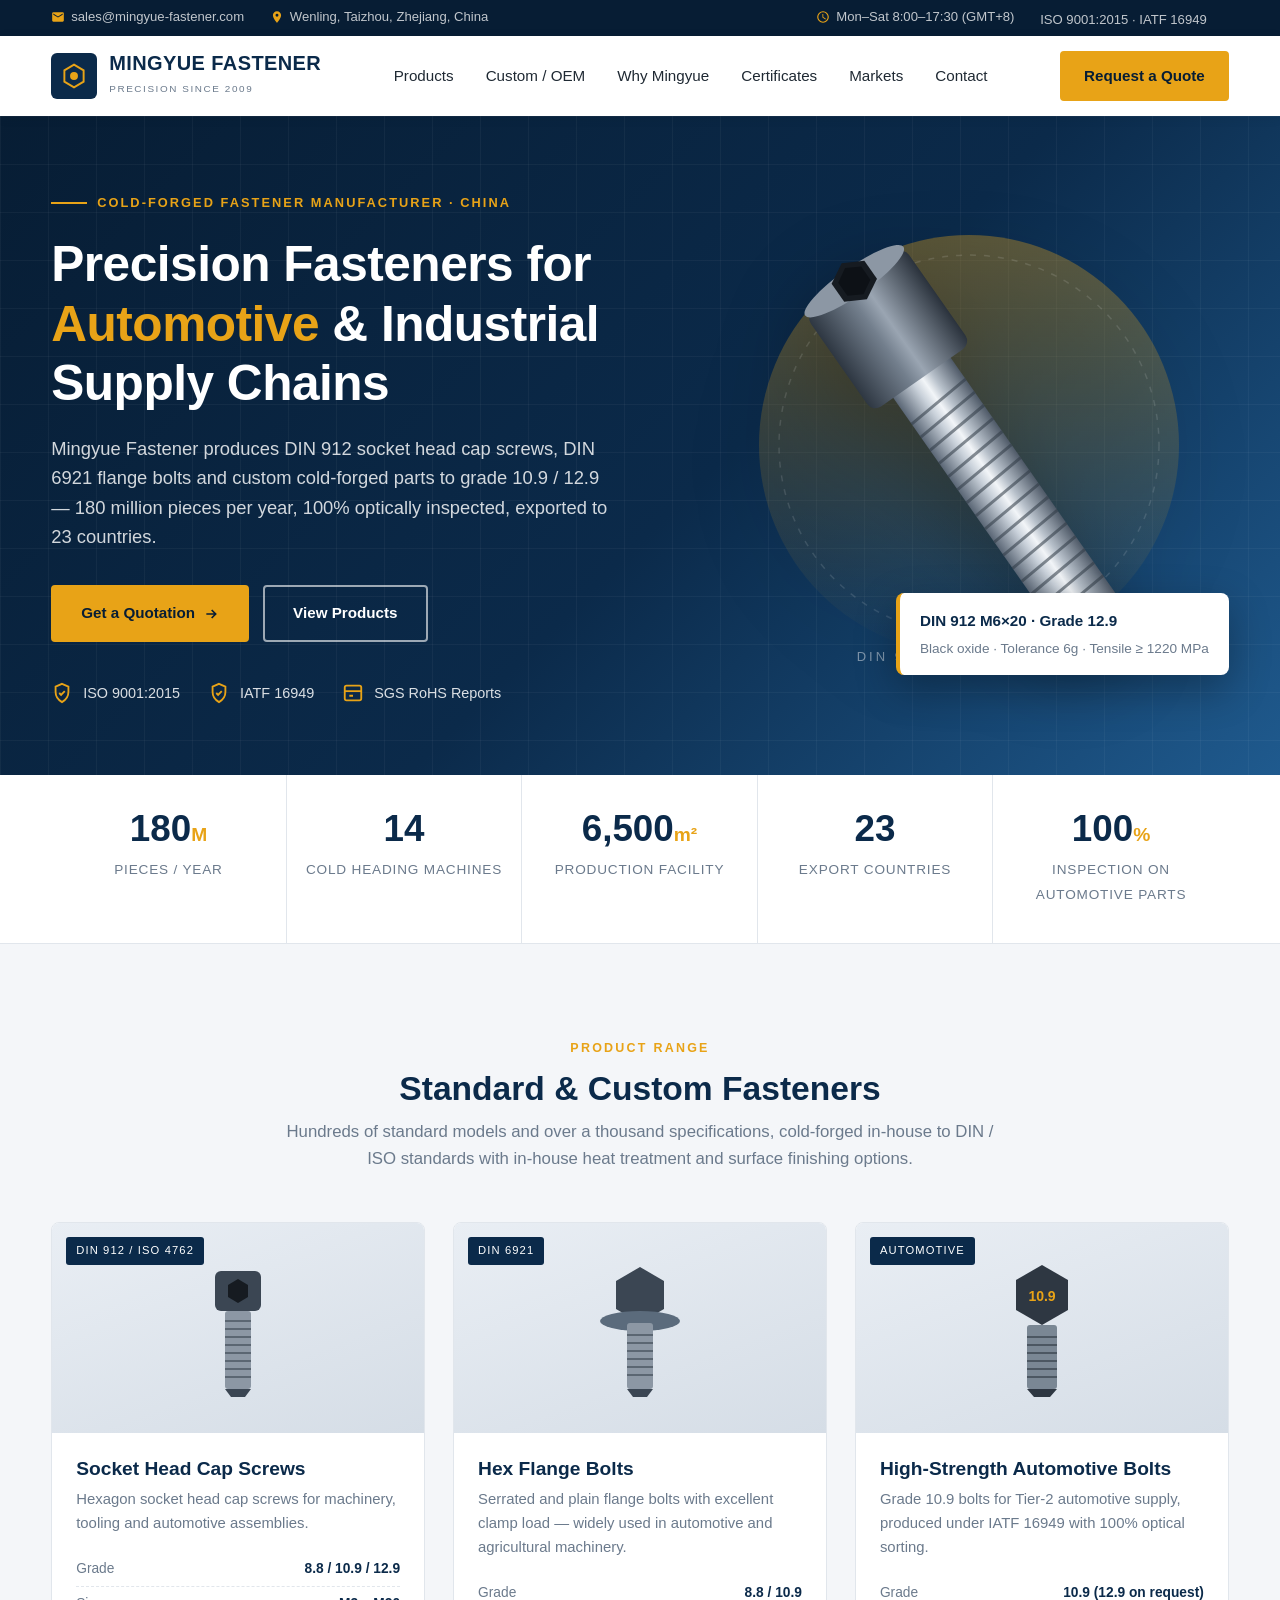
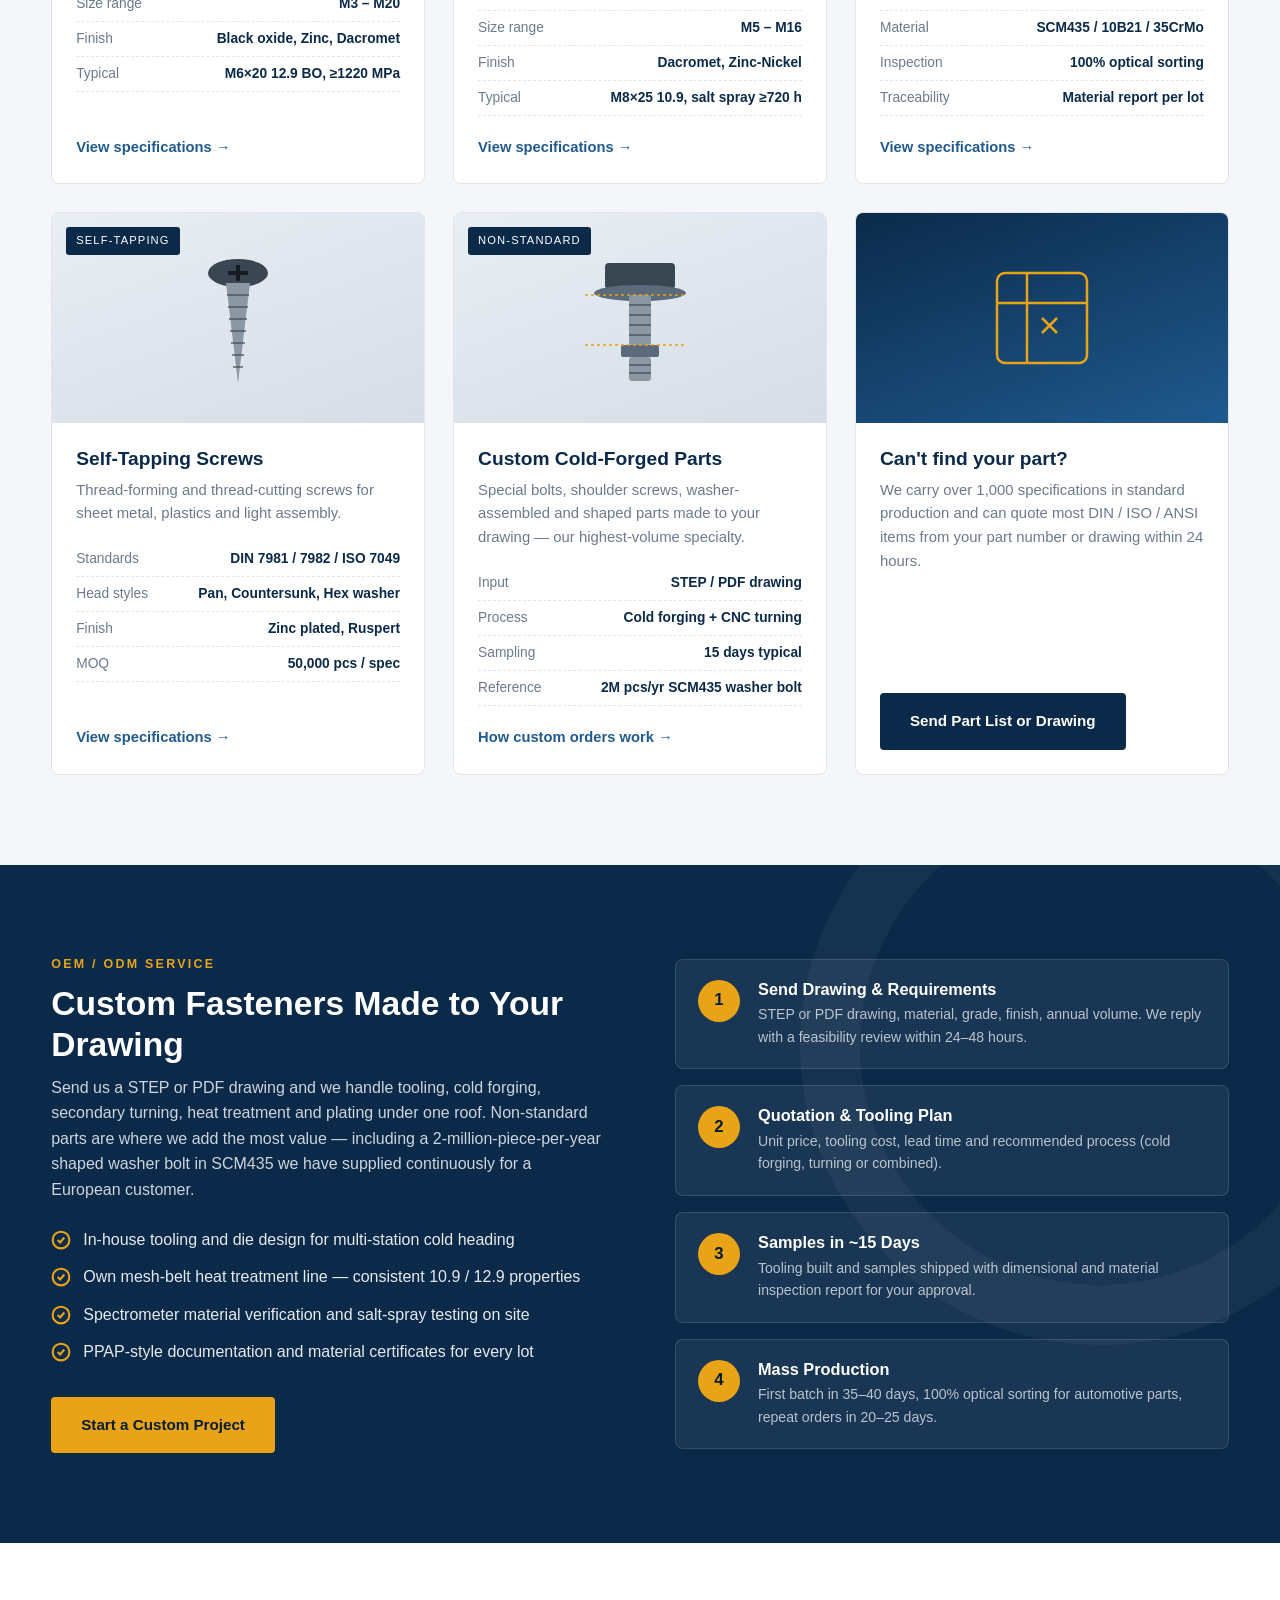
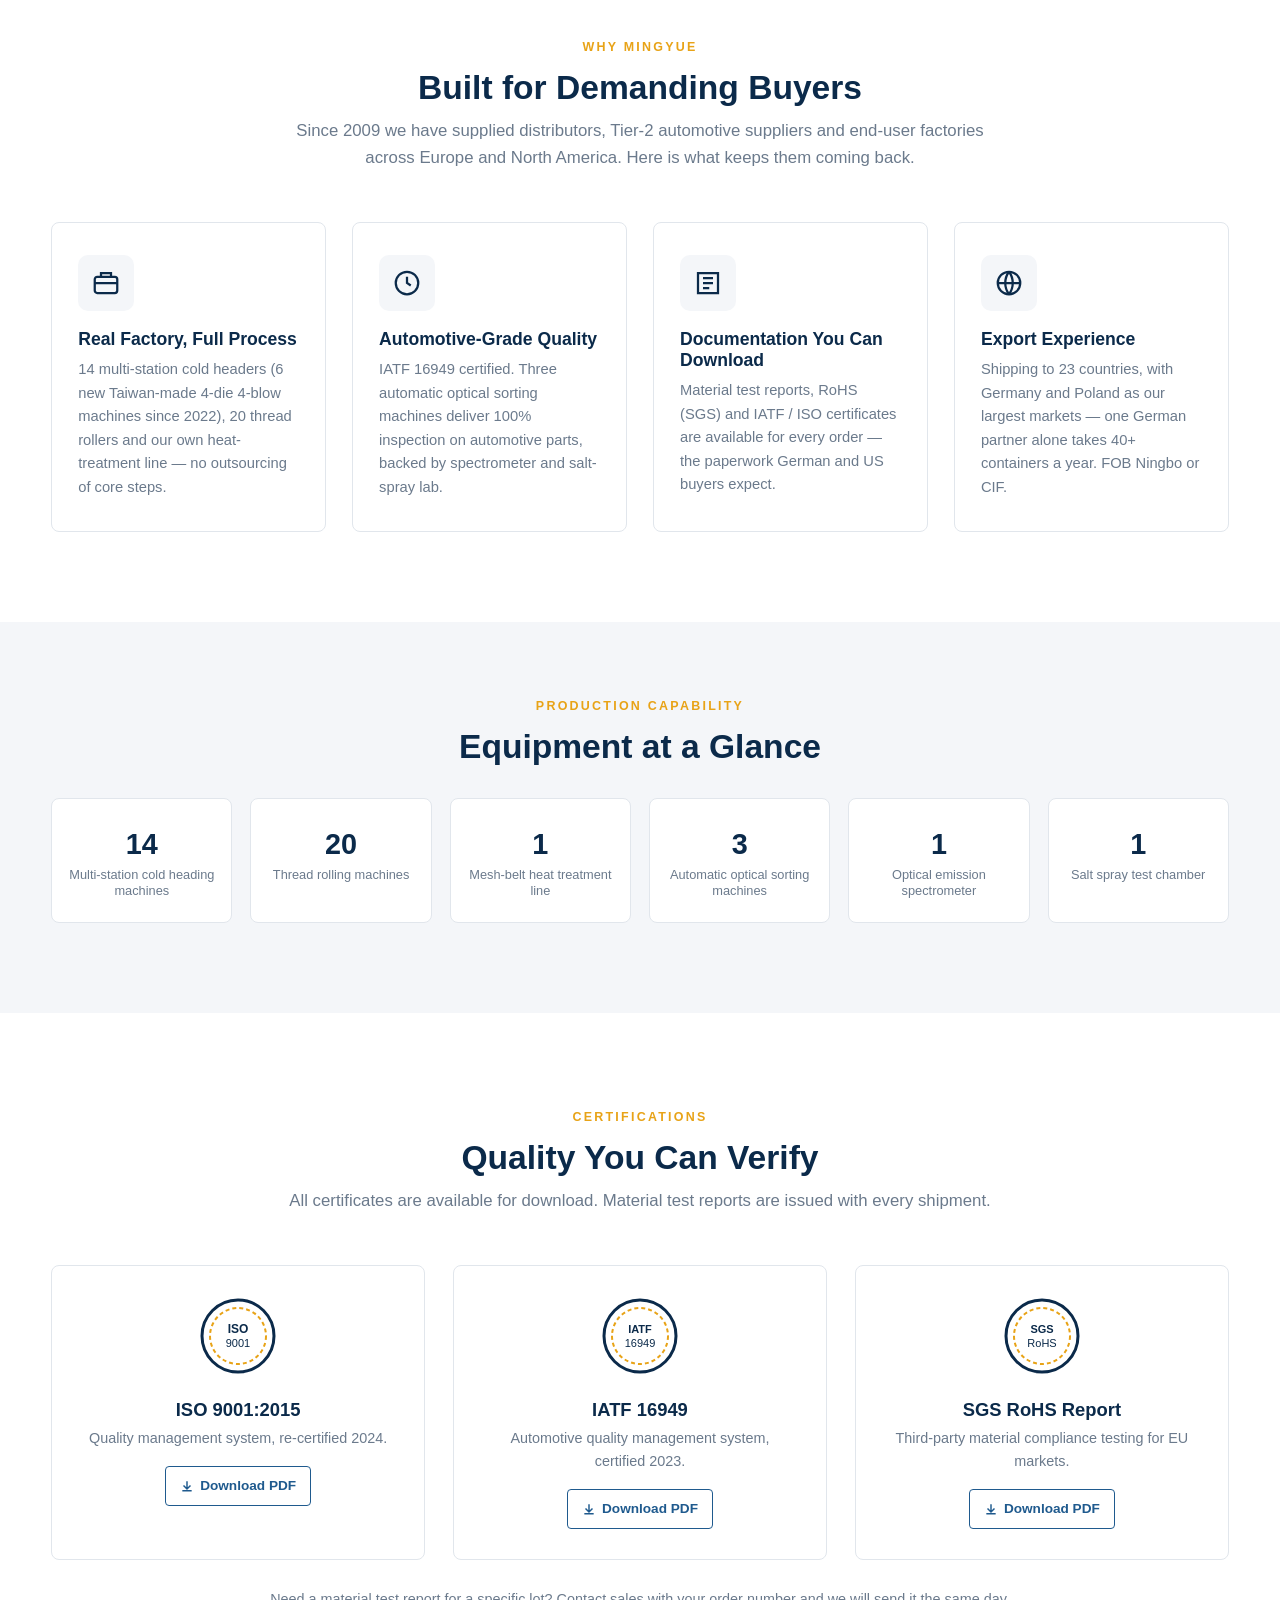
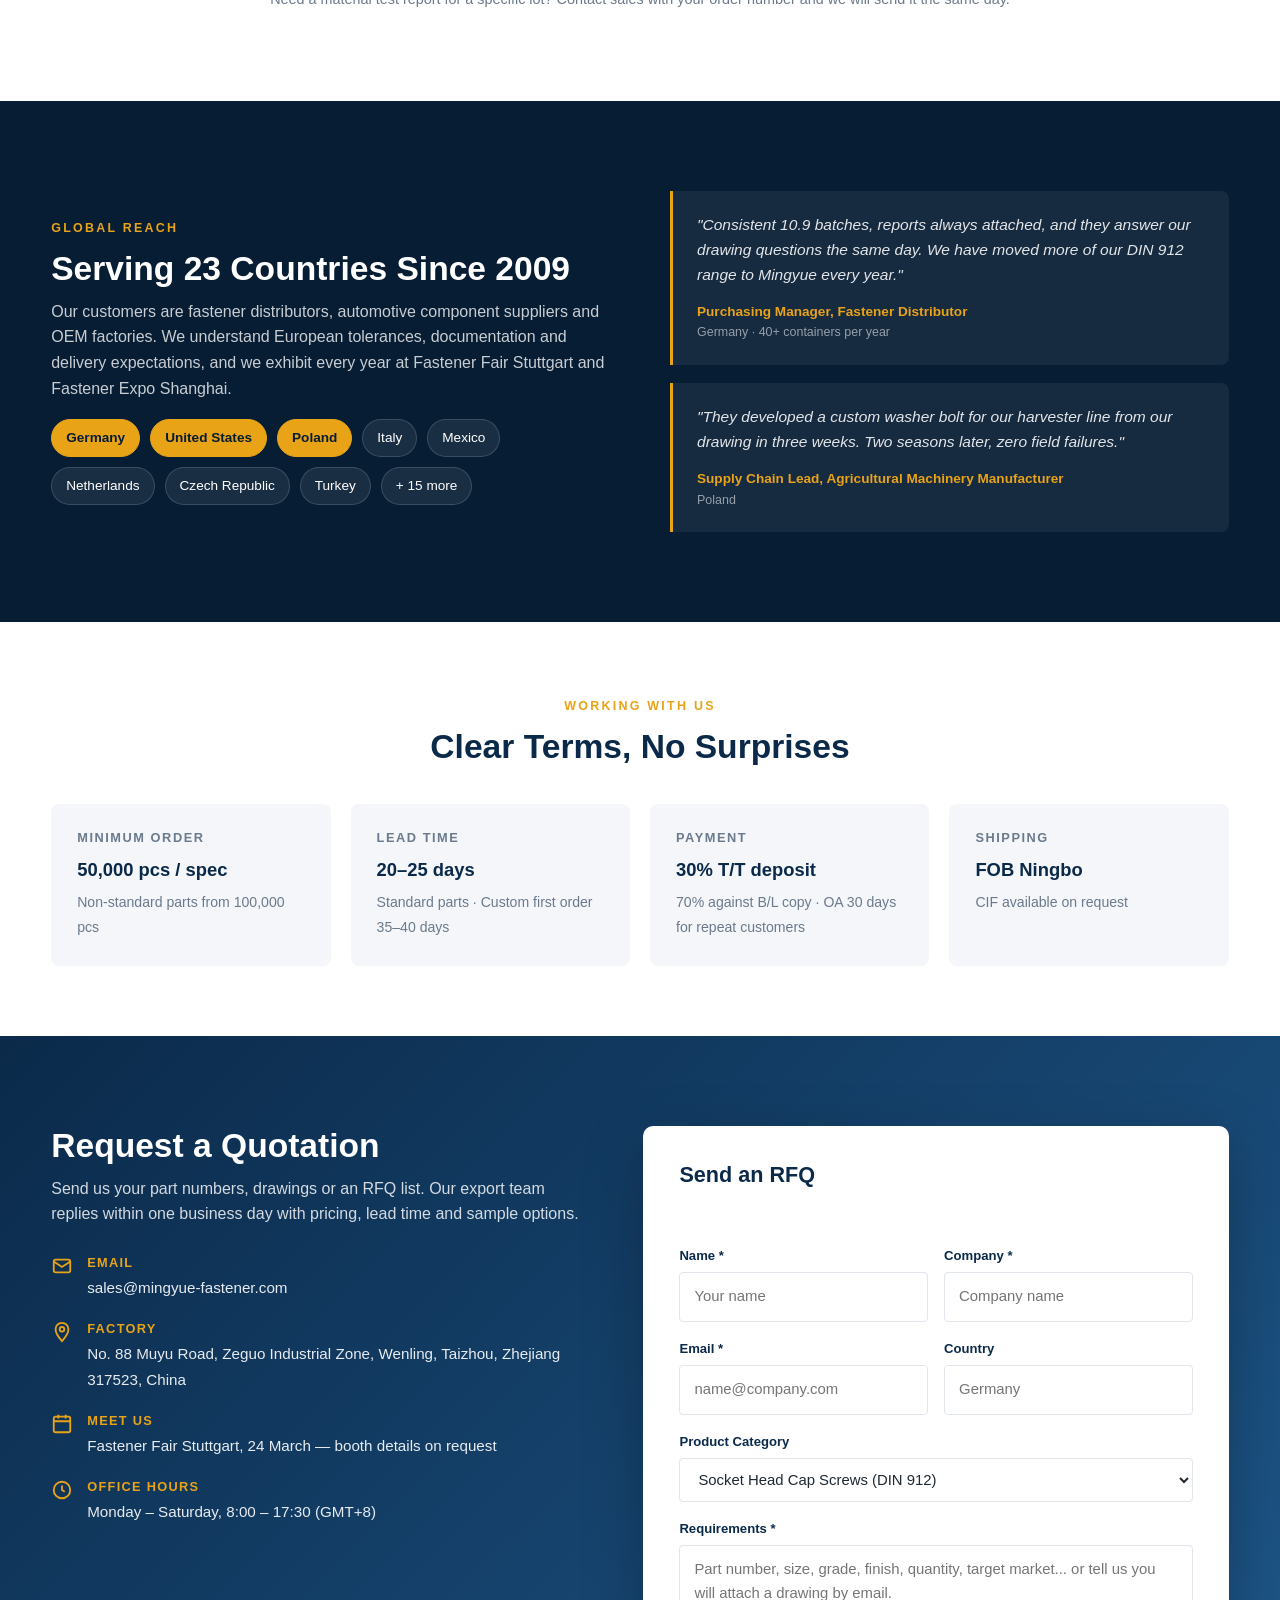
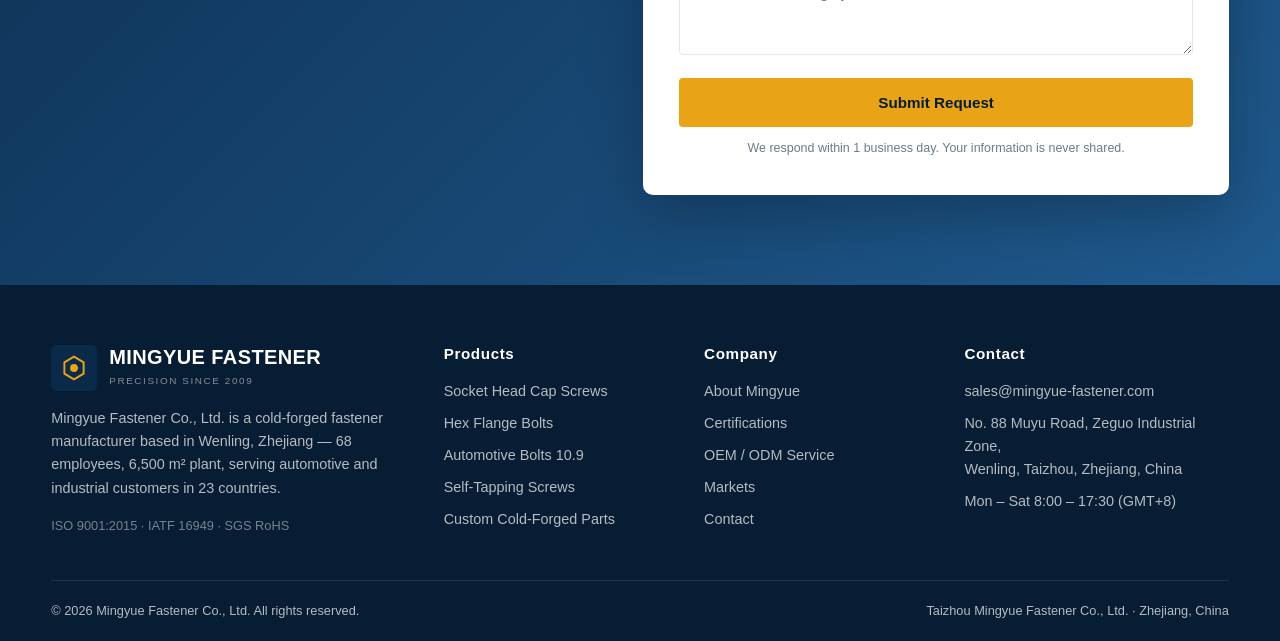
<file: examples/mingyue-fastener/baseline/index.html>
<!DOCTYPE html>
<html lang="en">
<head>
<meta charset="UTF-8">
<meta name="viewport" content="width=device-width, initial-scale=1.0">
<title>Mingyue Fastener Co., Ltd. | Precision Cold-Forged Fasteners Manufacturer Since 2009</title>
<meta name="description" content="Mingyue Fastener is an ISO 9001 & IATF 16949 certified manufacturer of DIN 912 socket head cap screws, DIN 6921 flange bolts, self-tapping screws, 10.9 automotive bolts and custom cold-forged parts. 180 million pcs/year, exported to 23 countries.">
<style>
  :root {
    --navy: #0B2A4A;
    --navy-dark: #071D34;
    --blue: #1F5A8E;
    --accent: #E8A317;
    --steel: #5B6B7C;
    --light: #F4F6F9;
    --border: #E1E6EC;
    --text: #1F2933;
    --muted: #6B7A8C;
    --white: #ffffff;
  }
  * { margin: 0; padding: 0; box-sizing: border-box; }
  html { scroll-behavior: smooth; }
  body {
    font-family: "Segoe UI", Roboto, "Helvetica Neue", Arial, sans-serif;
    color: var(--text);
    line-height: 1.6;
    background: var(--white);
  }
  a { color: inherit; text-decoration: none; }
  img { max-width: 100%; display: block; }
  .container { width: min(1200px, 92%); margin: 0 auto; }
  h1, h2, h3, h4 { line-height: 1.2; color: var(--navy); }
  h2 { font-size: 2.1rem; margin-bottom: 0.6rem; }
  .section { padding: 90px 0; }
  .section-head { text-align: center; max-width: 720px; margin: 0 auto 50px; }
  .section-head .eyebrow {
    display: inline-block; font-size: 0.78rem; letter-spacing: 0.18em; text-transform: uppercase;
    color: var(--accent); font-weight: 700; margin-bottom: 10px;
  }
  .section-head p { color: var(--muted); font-size: 1.05rem; }

  /* Buttons */
  .btn {
    display: inline-flex; align-items: center; gap: 8px;
    padding: 14px 28px; border-radius: 4px; font-weight: 600; font-size: 0.95rem;
    transition: all .2s ease; cursor: pointer; border: 2px solid transparent;
  }
  .btn-primary { background: var(--accent); color: var(--navy-dark); border-color: var(--accent); }
  .btn-primary:hover { background: #d19311; border-color: #d19311; }
  .btn-outline { border-color: rgba(255,255,255,.6); color: #fff; }
  .btn-outline:hover { background: rgba(255,255,255,.12); border-color: #fff; }
  .btn-navy { background: var(--navy); color: #fff; border-color: var(--navy); }
  .btn-navy:hover { background: var(--blue); border-color: var(--blue); }

  /* Top bar */
  .topbar { background: var(--navy-dark); color: rgba(255,255,255,.75); font-size: 0.82rem; }
  .topbar .container { display: flex; justify-content: space-between; align-items: center; height: 36px; }
  .topbar span { display: inline-flex; align-items: center; gap: 6px; margin-right: 22px; }
  .topbar svg { width: 14px; height: 14px; fill: var(--accent); }

  /* Header */
  header {
    background: var(--white); position: sticky; top: 0; z-index: 100;
    box-shadow: 0 2px 12px rgba(0,0,0,.06);
  }
  .nav { display: flex; align-items: center; justify-content: space-between; height: 80px; }
  .logo { display: flex; align-items: center; gap: 12px; }
  .logo-mark {
    width: 46px; height: 46px; background: var(--navy); border-radius: 6px;
    display: flex; align-items: center; justify-content: center;
  }
  .logo-mark svg { width: 28px; height: 28px; }
  .logo-text strong { display: block; font-size: 1.25rem; color: var(--navy); letter-spacing: 0.02em; line-height: 1.1; }
  .logo-text small { font-size: 0.62rem; letter-spacing: 0.16em; color: var(--muted); text-transform: uppercase; }
  .menu { display: flex; gap: 32px; list-style: none; }
  .menu a { font-weight: 500; font-size: 0.95rem; color: var(--text); position: relative; padding: 6px 0; }
  .menu a::after {
    content: ""; position: absolute; left: 0; bottom: 0; width: 0; height: 2px;
    background: var(--accent); transition: width .2s;
  }
  .menu a:hover::after { width: 100%; }
  .nav .btn { padding: 11px 22px; }
  .burger { display: none; background: none; border: 0; cursor: pointer; }
  .burger span { display: block; width: 26px; height: 3px; background: var(--navy); margin: 5px 0; border-radius: 2px; }

  /* Hero */
  .hero {
    position: relative; color: #fff; overflow: hidden;
    background: linear-gradient(135deg, var(--navy-dark) 0%, var(--navy) 55%, var(--blue) 100%);
  }
  .hero::before {
    content: ""; position: absolute; inset: 0;
    background-image:
      linear-gradient(rgba(255,255,255,.04) 1px, transparent 1px),
      linear-gradient(90deg, rgba(255,255,255,.04) 1px, transparent 1px);
    background-size: 48px 48px;
  }
  .hero .container {
    position: relative; display: grid; grid-template-columns: 1.15fr 1fr; gap: 60px; align-items: center;
    min-height: 620px; padding: 70px 0;
  }
  .hero .eyebrow {
    display: inline-flex; align-items: center; gap: 10px; font-size: 0.8rem; letter-spacing: 0.16em;
    text-transform: uppercase; color: var(--accent); font-weight: 700; margin-bottom: 22px;
  }
  .hero .eyebrow::before { content: ""; width: 36px; height: 2px; background: var(--accent); }
  .hero h1 { color: #fff; font-size: 3.1rem; font-weight: 800; margin-bottom: 20px; letter-spacing: -0.01em; }
  .hero h1 span { color: var(--accent); }
  .hero p.lead { font-size: 1.15rem; color: rgba(255,255,255,.82); max-width: 560px; margin-bottom: 34px; }
  .hero-actions { display: flex; gap: 14px; flex-wrap: wrap; margin-bottom: 40px; }
  .hero-badges { display: flex; gap: 28px; flex-wrap: wrap; }
  .hero-badges div { display: flex; align-items: center; gap: 10px; font-size: 0.9rem; color: rgba(255,255,255,.85); }
  .hero-badges svg { width: 22px; height: 22px; }
  .hero-visual { position: relative; display: flex; justify-content: center; }
  .hero-visual svg { width: 100%; max-width: 480px; filter: drop-shadow(0 30px 40px rgba(0,0,0,.4)); }
  .hero-card {
    position: absolute; bottom: 10px; right: 0; background: #fff; color: var(--text);
    border-radius: 8px; padding: 16px 20px; box-shadow: 0 14px 40px rgba(0,0,0,.3);
    font-size: 0.85rem; min-width: 230px; border-left: 4px solid var(--accent);
  }
  .hero-card strong { display: block; color: var(--navy); font-size: 0.95rem; margin-bottom: 4px; }
  .hero-card em { font-style: normal; color: var(--muted); }

  /* Stats */
  .stats { background: var(--white); border-bottom: 1px solid var(--border); }
  .stats .container { display: grid; grid-template-columns: repeat(5, 1fr); }
  .stat { text-align: center; padding: 36px 16px; border-right: 1px solid var(--border); }
  .stat:last-child { border-right: 0; }
  .stat strong { display: block; font-size: 2.3rem; font-weight: 800; color: var(--navy); line-height: 1; margin-bottom: 8px; }
  .stat strong small { font-size: 1.2rem; color: var(--accent); }
  .stat span { font-size: 0.85rem; color: var(--muted); text-transform: uppercase; letter-spacing: 0.06em; }

  /* Products */
  .products { background: var(--light); }
  .product-grid { display: grid; grid-template-columns: repeat(3, 1fr); gap: 28px; }
  .product-card {
    background: #fff; border-radius: 8px; overflow: hidden; border: 1px solid var(--border);
    transition: transform .25s, box-shadow .25s; display: flex; flex-direction: column;
  }
  .product-card:hover { transform: translateY(-6px); box-shadow: 0 20px 40px rgba(11,42,74,.12); }
  .product-img {
    background: linear-gradient(160deg, #E9EEF4, #D5DDE6); height: 210px;
    display: flex; align-items: center; justify-content: center; position: relative;
  }
  .product-img svg { width: 150px; height: 150px; }
  .product-img .tag {
    position: absolute; top: 14px; left: 14px; background: var(--navy); color: #fff;
    font-size: 0.7rem; letter-spacing: 0.1em; padding: 5px 10px; border-radius: 3px; text-transform: uppercase;
  }
  .product-body { padding: 24px; flex: 1; display: flex; flex-direction: column; }
  .product-body h3 { font-size: 1.2rem; margin-bottom: 8px; }
  .product-body p { color: var(--muted); font-size: 0.93rem; margin-bottom: 16px; }
  .spec-list { list-style: none; font-size: 0.86rem; margin-bottom: 20px; }
  .spec-list li { display: flex; justify-content: space-between; padding: 6px 0; border-bottom: 1px dashed var(--border); }
  .spec-list li span:first-child { color: var(--muted); }
  .spec-list li span:last-child { font-weight: 600; color: var(--navy); }
  .product-body .link { margin-top: auto; color: var(--blue); font-weight: 600; font-size: 0.92rem; }
  .product-body .link:hover { color: var(--accent); }

  /* OEM */
  .oem { background: var(--navy); color: #fff; position: relative; overflow: hidden; }
  .oem::after {
    content: ""; position: absolute; right: -120px; top: -120px; width: 480px; height: 480px;
    border-radius: 50%; border: 60px solid rgba(255,255,255,.04);
  }
  .oem .container { display: grid; grid-template-columns: 1fr 1fr; gap: 70px; align-items: center; position: relative; }
  .oem h2 { color: #fff; }
  .oem .eyebrow { color: var(--accent); font-size: 0.78rem; letter-spacing: 0.18em; text-transform: uppercase; font-weight: 700; display: block; margin-bottom: 10px; }
  .oem p { color: rgba(255,255,255,.8); margin-bottom: 20px; }
  .oem ul.checks { list-style: none; margin: 24px 0 32px; }
  .oem ul.checks li { display: flex; gap: 12px; align-items: flex-start; margin-bottom: 12px; color: rgba(255,255,255,.9); }
  .oem ul.checks svg { width: 20px; height: 20px; flex-shrink: 0; margin-top: 3px; }
  .steps { display: grid; gap: 16px; }
  .step {
    background: rgba(255,255,255,.06); border: 1px solid rgba(255,255,255,.12); border-radius: 8px;
    padding: 20px 22px; display: flex; gap: 18px; align-items: flex-start; transition: background .2s;
  }
  .step:hover { background: rgba(255,255,255,.1); }
  .step .num {
    width: 42px; height: 42px; border-radius: 50%; background: var(--accent); color: var(--navy-dark);
    font-weight: 800; display: flex; align-items: center; justify-content: center; flex-shrink: 0; font-size: 1.05rem;
  }
  .step h4 { color: #fff; font-size: 1.02rem; margin-bottom: 4px; }
  .step p { font-size: 0.88rem; margin: 0; color: rgba(255,255,255,.7); }

  /* Why us */
  .why-grid { display: grid; grid-template-columns: repeat(4, 1fr); gap: 26px; }
  .why-card { padding: 32px 26px; border: 1px solid var(--border); border-radius: 8px; background: #fff; transition: border-color .2s, box-shadow .2s; }
  .why-card:hover { border-color: var(--accent); box-shadow: 0 10px 30px rgba(11,42,74,.08); }
  .why-icon { width: 56px; height: 56px; border-radius: 10px; background: var(--light); display: flex; align-items: center; justify-content: center; margin-bottom: 18px; }
  .why-icon svg { width: 30px; height: 30px; }
  .why-card h3 { font-size: 1.1rem; margin-bottom: 8px; }
  .why-card p { color: var(--muted); font-size: 0.92rem; }

  /* Equipment strip */
  .equipment { background: var(--light); }
  .equip-grid { display: grid; grid-template-columns: repeat(6, 1fr); gap: 18px; }
  .equip { background: #fff; border-radius: 8px; padding: 22px 14px; text-align: center; border: 1px solid var(--border); }
  .equip strong { display: block; font-size: 1.8rem; color: var(--navy); font-weight: 800; }
  .equip span { font-size: 0.8rem; color: var(--muted); line-height: 1.3; display: block; }

  /* Certifications */
  .cert-grid { display: grid; grid-template-columns: repeat(3, 1fr); gap: 28px; }
  .cert {
    border: 1px solid var(--border); border-radius: 8px; padding: 30px; text-align: center; background: #fff;
    position: relative;
  }
  .cert svg { width: 80px; height: 80px; margin: 0 auto 16px; }
  .cert h3 { font-size: 1.15rem; margin-bottom: 6px; }
  .cert p { color: var(--muted); font-size: 0.9rem; margin-bottom: 16px; }
  .cert .dl {
    display: inline-flex; align-items: center; gap: 6px; font-size: 0.85rem; font-weight: 600;
    color: var(--blue); border: 1px solid var(--blue); padding: 8px 14px; border-radius: 4px; transition: all .2s;
  }
  .cert .dl:hover { background: var(--blue); color: #fff; }
  .cert .dl svg { width: 14px; height: 14px; margin: 0; }
  .cert-note { text-align: center; color: var(--muted); font-size: 0.9rem; margin-top: 28px; }

  /* Markets */
  .markets { background: var(--navy-dark); color: #fff; }
  .markets .container { display: grid; grid-template-columns: 1fr 1fr; gap: 60px; align-items: center; }
  .markets h2 { color: #fff; }
  .markets p { color: rgba(255,255,255,.78); margin-bottom: 18px; }
  .flags { display: flex; flex-wrap: wrap; gap: 10px; margin-top: 18px; }
  .flags span { background: rgba(255,255,255,.08); border: 1px solid rgba(255,255,255,.15); padding: 7px 14px; border-radius: 30px; font-size: 0.85rem; }
  .flags span.key { background: var(--accent); color: var(--navy-dark); border-color: var(--accent); font-weight: 700; }
  .testimonials { display: grid; gap: 18px; }
  .quote { background: rgba(255,255,255,.06); border-left: 3px solid var(--accent); padding: 22px 24px; border-radius: 0 8px 8px 0; }
  .quote p { font-style: italic; color: rgba(255,255,255,.88); margin-bottom: 10px; font-size: 0.97rem; }
  .quote strong { font-size: 0.85rem; color: var(--accent); }
  .quote small { display: block; font-size: 0.78rem; color: rgba(255,255,255,.55); }

  /* Terms */
  .terms-grid { display: grid; grid-template-columns: repeat(4, 1fr); gap: 20px; }
  .term { background: var(--light); border-radius: 8px; padding: 26px; }
  .term h4 { font-size: 0.8rem; letter-spacing: 0.12em; text-transform: uppercase; color: var(--muted); margin-bottom: 10px; }
  .term strong { display: block; font-size: 1.15rem; color: var(--navy); margin-bottom: 4px; }
  .term span { font-size: 0.88rem; color: var(--muted); }

  /* Contact */
  .contact { background: linear-gradient(135deg, var(--navy) 0%, var(--blue) 100%); color: #fff; }
  .contact .container { display: grid; grid-template-columns: 1fr 1.1fr; gap: 60px; align-items: start; }
  .contact h2 { color: #fff; }
  .contact p { color: rgba(255,255,255,.82); margin-bottom: 26px; }
  .contact-info { list-style: none; }
  .contact-info li { display: flex; gap: 14px; margin-bottom: 18px; align-items: flex-start; }
  .contact-info svg { width: 22px; height: 22px; flex-shrink: 0; margin-top: 2px; }
  .contact-info strong { display: block; font-size: 0.8rem; letter-spacing: 0.1em; text-transform: uppercase; color: var(--accent); margin-bottom: 2px; }
  .contact-info span { color: rgba(255,255,255,.9); font-size: 0.95rem; }
  .form { background: #fff; border-radius: 10px; padding: 36px; color: var(--text); box-shadow: 0 20px 60px rgba(0,0,0,.25); }
  .form h3 { font-size: 1.35rem; margin-bottom: 6px; }
  .form > p { color: var(--muted); font-size: 0.9rem; margin-bottom: 22px; }
  .form-row { display: grid; grid-template-columns: 1fr 1fr; gap: 16px; }
  .field { margin-bottom: 16px; }
  .field label { display: block; font-size: 0.82rem; font-weight: 600; color: var(--navy); margin-bottom: 6px; }
  .field input, .field select, .field textarea {
    width: 100%; padding: 12px 14px; border: 1px solid var(--border); border-radius: 4px;
    font: inherit; font-size: 0.93rem; color: var(--text); background: #fff; transition: border-color .2s;
  }
  .field input:focus, .field select:focus, .field textarea:focus { outline: none; border-color: var(--blue); box-shadow: 0 0 0 3px rgba(31,90,142,.12); }
  .field textarea { min-height: 110px; resize: vertical; }
  .form .btn { width: 100%; justify-content: center; }
  .form small { display: block; text-align: center; color: var(--muted); font-size: 0.78rem; margin-top: 12px; }
  .form-success { display: none; text-align: center; padding: 40px 10px; }
  .form-success svg { width: 64px; height: 64px; margin: 0 auto 16px; }

  /* Footer */
  footer { background: var(--navy-dark); color: rgba(255,255,255,.7); font-size: 0.9rem; }
  .footer-grid { display: grid; grid-template-columns: 1.6fr 1fr 1fr 1.2fr; gap: 40px; padding: 60px 0 40px; }
  footer h4 { color: #fff; font-size: 0.95rem; margin-bottom: 16px; letter-spacing: 0.04em; }
  footer ul { list-style: none; }
  footer li { margin-bottom: 9px; }
  footer a:hover { color: var(--accent); }
  .footer-brand .logo-text strong { color: #fff; }
  .footer-brand .logo-text small { color: rgba(255,255,255,.5); }
  .footer-brand p { margin: 16px 0; max-width: 360px; }
  .footer-bottom { border-top: 1px solid rgba(255,255,255,.1); padding: 20px 0; display: flex; justify-content: space-between; font-size: 0.8rem; flex-wrap: wrap; gap: 10px; }

  /* Back to top */
  #toTop {
    position: fixed; right: 24px; bottom: 24px; width: 46px; height: 46px; border-radius: 50%;
    background: var(--accent); border: 0; cursor: pointer; display: flex; align-items: center; justify-content: center;
    box-shadow: 0 8px 20px rgba(0,0,0,.25); opacity: 0; pointer-events: none; transition: opacity .3s; z-index: 90;
  }
  #toTop.show { opacity: 1; pointer-events: auto; }
  #toTop svg { width: 20px; height: 20px; }

  /* Reveal animation */
  .reveal { opacity: 0; transform: translateY(24px); transition: opacity .6s ease, transform .6s ease; }
  .reveal.in { opacity: 1; transform: none; }

  /* Responsive */
  @media (max-width: 1024px) {
    .hero .container, .oem .container, .markets .container, .contact .container { grid-template-columns: 1fr; }
    .hero h1 { font-size: 2.5rem; }
    .hero-visual { display: none; }
    .stats .container { grid-template-columns: repeat(3, 1fr); }
    .stat:nth-child(3) { border-right: 0; }
    .product-grid, .cert-grid { grid-template-columns: repeat(2, 1fr); }
    .why-grid, .terms-grid { grid-template-columns: repeat(2, 1fr); }
    .equip-grid { grid-template-columns: repeat(3, 1fr); }
    .footer-grid { grid-template-columns: 1fr 1fr; }
  }
  @media (max-width: 720px) {
    .topbar { display: none; }
    .menu, .nav .btn { display: none; }
    .burger { display: block; }
    .menu.open { display: flex; flex-direction: column; position: absolute; top: 80px; left: 0; right: 0; background: #fff; padding: 20px 4%; gap: 16px; box-shadow: 0 10px 20px rgba(0,0,0,.08); }
    .hero h1 { font-size: 2rem; }
    .section { padding: 60px 0; }
    h2 { font-size: 1.6rem; }
    .stats .container { grid-template-columns: repeat(2, 1fr); }
    .stat { border-right: 0; border-bottom: 1px solid var(--border); }
    .product-grid, .cert-grid, .why-grid, .terms-grid, .form-row, .footer-grid { grid-template-columns: 1fr; }
    .equip-grid { grid-template-columns: repeat(2, 1fr); }
    .form { padding: 24px; }
  }
</style>
</head>
<body>

<!-- Top bar -->
<div class="topbar">
  <div class="container">
    <div>
      <span><svg viewBox="0 0 24 24"><path d="M20 4H4a2 2 0 00-2 2v12a2 2 0 002 2h16a2 2 0 002-2V6a2 2 0 00-2-2zm0 4l-8 5-8-5V6l8 5 8-5z"/></svg>sales@mingyue-fastener.com</span>
      <span><svg viewBox="0 0 24 24"><path d="M12 2C8.1 2 5 5.1 5 9c0 5.2 7 13 7 13s7-7.8 7-13c0-3.9-3.1-7-7-7zm0 9.5a2.5 2.5 0 110-5 2.5 2.5 0 010 5z"/></svg>Wenling, Taizhou, Zhejiang, China</span>
    </div>
    <div>
      <span><svg viewBox="0 0 24 24"><path d="M12 2a10 10 0 100 20 10 10 0 000-20zm0 18a8 8 0 118-8 8 8 0 01-8 8zm.5-13H11v6l5.2 3.1.8-1.2-4.5-2.7z"/></svg>Mon–Sat 8:00–17:30 (GMT+8)</span>
      <span>ISO 9001:2015 · IATF 16949</span>
    </div>
  </div>
</div>

<!-- Header -->
<header>
  <div class="container nav">
    <a href="#" class="logo">
      <div class="logo-mark">
        <svg viewBox="0 0 32 32" fill="none"><path d="M16 3l11 6.5v13L16 29 5 22.5v-13L16 3z" stroke="#E8A317" stroke-width="2.2"/><circle cx="16" cy="16" r="4.5" fill="#E8A317"/></svg>
      </div>
      <div class="logo-text">
        <strong>MINGYUE FASTENER</strong>
        <small>Precision Since 2009</small>
      </div>
    </a>
    <ul class="menu" id="menu">
      <li><a href="#products">Products</a></li>
      <li><a href="#oem">Custom / OEM</a></li>
      <li><a href="#why">Why Mingyue</a></li>
      <li><a href="#certs">Certificates</a></li>
      <li><a href="#markets">Markets</a></li>
      <li><a href="#contact">Contact</a></li>
    </ul>
    <a href="#contact" class="btn btn-primary">Request a Quote</a>
    <button class="burger" id="burger" aria-label="Menu"><span></span><span></span><span></span></button>
  </div>
</header>

<!-- Hero -->
<section class="hero">
  <div class="container">
    <div>
      <div class="eyebrow">Cold-Forged Fastener Manufacturer · China</div>
      <h1>Precision Fasteners for <span>Automotive</span> &amp; Industrial Supply Chains</h1>
      <p class="lead">Mingyue Fastener produces DIN 912 socket head cap screws, DIN 6921 flange bolts and custom cold-forged parts to grade 10.9 / 12.9 — 180 million pieces per year, 100% optically inspected, exported to 23 countries.</p>
      <div class="hero-actions">
        <a href="#contact" class="btn btn-primary">Get a Quotation
          <svg width="16" height="16" viewBox="0 0 24 24" fill="none" stroke="currentColor" stroke-width="2.5"><path d="M5 12h14M13 6l6 6-6 6"/></svg>
        </a>
        <a href="#products" class="btn btn-outline">View Products</a>
      </div>
      <div class="hero-badges">
        <div><svg viewBox="0 0 24 24" fill="none" stroke="#E8A317" stroke-width="2"><path d="M12 2l7 3v6c0 5-3.5 9-7 11-3.5-2-7-6-7-11V5l7-3z"/><path d="M9 12l2 2 4-4"/></svg>ISO 9001:2015</div>
        <div><svg viewBox="0 0 24 24" fill="none" stroke="#E8A317" stroke-width="2"><path d="M12 2l7 3v6c0 5-3.5 9-7 11-3.5-2-7-6-7-11V5l7-3z"/><path d="M9 12l2 2 4-4"/></svg>IATF 16949</div>
        <div><svg viewBox="0 0 24 24" fill="none" stroke="#E8A317" stroke-width="2"><rect x="3" y="4" width="18" height="16" rx="2"/><path d="M3 10h18M8 15h4"/></svg>SGS RoHS Reports</div>
      </div>
    </div>
    <div class="hero-visual">
      <!-- Socket head cap screw illustration -->
      <svg viewBox="0 0 480 480" fill="none">
        <defs>
          <linearGradient id="steel" x1="0" y1="0" x2="1" y2="0">
            <stop offset="0" stop-color="#5A6675"/><stop offset=".35" stop-color="#C9D1DA"/><stop offset=".5" stop-color="#F2F5F8"/><stop offset=".65" stop-color="#B7C0CA"/><stop offset="1" stop-color="#4F5A68"/>
          </linearGradient>
          <linearGradient id="head" x1="0" y1="0" x2="1" y2="0">
            <stop offset="0" stop-color="#2E3742"/><stop offset=".4" stop-color="#737F8D"/><stop offset=".55" stop-color="#9AA5B2"/><stop offset="1" stop-color="#2A323C"/>
          </linearGradient>
          <linearGradient id="glow" x1="0" y1="0" x2="0" y2="1">
            <stop offset="0" stop-color="#E8A317" stop-opacity=".35"/><stop offset="1" stop-color="#E8A317" stop-opacity="0"/>
          </linearGradient>
        </defs>
        <circle cx="240" cy="240" r="210" fill="url(#glow)"/>
        <circle cx="240" cy="240" r="190" stroke="rgba(255,255,255,.12)" stroke-width="1.5" stroke-dasharray="6 8"/>
        <g transform="rotate(-35 240 240)">
          <!-- shank with thread -->
          <rect x="205" y="150" width="70" height="300" rx="6" fill="url(#steel)"/>
          <g stroke="#2F3944" stroke-width="3" opacity=".55">
            <path d="M205 190 l70 -6 M205 206 l70 -6 M205 222 l70 -6 M205 238 l70 -6 M205 254 l70 -6 M205 270 l70 -6 M205 286 l70 -6 M205 302 l70 -6 M205 318 l70 -6 M205 334 l70 -6 M205 350 l70 -6 M205 366 l70 -6 M205 382 l70 -6 M205 398 l70 -6 M205 414 l70 -6 M205 430 l70 -6"/>
          </g>
          <path d="M205 450 l10 14 h50 l10 -14z" fill="#3B4653"/>
          <!-- head -->
          <rect x="180" y="40" width="120" height="118" rx="10" fill="url(#head)"/>
          <ellipse cx="240" cy="40" rx="60" ry="14" fill="#8C97A4"/>
          <!-- hex socket -->
          <path d="M240 18 l20 11 v22 l-20 11 l-20 -11 v-22z" fill="#161B21"/>
          <path d="M240 24 l14 8 v16 l-14 8 l-14 -8 v-16z" fill="#0D1116"/>
        </g>
        <text x="240" y="456" text-anchor="middle" fill="rgba(255,255,255,.45)" font-size="13" letter-spacing="3" font-family="Arial, sans-serif">DIN 912 · ISO 4762 · 12.9</text>
      </svg>
      <div class="hero-card">
        <strong>DIN 912 M6×20 · Grade 12.9</strong>
        <em>Black oxide · Tolerance 6g · Tensile ≥ 1220 MPa</em>
      </div>
    </div>
  </div>
</section>

<!-- Stats -->
<section class="stats">
  <div class="container">
    <div class="stat"><strong>180<small>M</small></strong><span>Pieces / Year</span></div>
    <div class="stat"><strong>14</strong><span>Cold Heading Machines</span></div>
    <div class="stat"><strong>6,500<small>m²</small></strong><span>Production Facility</span></div>
    <div class="stat"><strong>23</strong><span>Export Countries</span></div>
    <div class="stat"><strong>100<small>%</small></strong><span>Inspection on Automotive Parts</span></div>
  </div>
</section>

<!-- Products -->
<section class="section products" id="products">
  <div class="container">
    <div class="section-head reveal">
      <span class="eyebrow">Product Range</span>
      <h2>Standard &amp; Custom Fasteners</h2>
      <p>Hundreds of standard models and over a thousand specifications, cold-forged in-house to DIN / ISO standards with in-house heat treatment and surface finishing options.</p>
    </div>
    <div class="product-grid">

      <div class="product-card reveal">
        <div class="product-img">
          <span class="tag">DIN 912 / ISO 4762</span>
          <svg viewBox="0 0 150 150" fill="none">
            <rect x="52" y="18" width="46" height="40" rx="6" fill="#3B4653"/>
            <path d="M75 26l10 6v12l-10 6-10-6V32z" fill="#161B21"/>
            <rect x="62" y="58" width="26" height="78" rx="3" fill="#8C97A4"/>
            <g stroke="#3B4653" stroke-width="2" opacity=".6"><path d="M62 68h26M62 76h26M62 84h26M62 92h26M62 100h26M62 108h26M62 116h26M62 124h26"/></g>
            <path d="M62 136l6 8h14l6-8z" fill="#3B4653"/>
          </svg>
        </div>
        <div class="product-body">
          <h3>Socket Head Cap Screws</h3>
          <p>Hexagon socket head cap screws for machinery, tooling and automotive assemblies.</p>
          <ul class="spec-list">
            <li><span>Grade</span><span>8.8 / 10.9 / 12.9</span></li>
            <li><span>Size range</span><span>M3 – M20</span></li>
            <li><span>Finish</span><span>Black oxide, Zinc, Dacromet</span></li>
            <li><span>Typical</span><span>M6×20 12.9 BO, ≥1220 MPa</span></li>
          </ul>
          <a href="#contact" class="link">View specifications →</a>
        </div>
      </div>

      <div class="product-card reveal">
        <div class="product-img">
          <span class="tag">DIN 6921</span>
          <svg viewBox="0 0 150 150" fill="none">
            <path d="M75 14l24 14v28L75 70 51 56V28z" fill="#3B4653"/>
            <ellipse cx="75" cy="68" rx="40" ry="10" fill="#5B6B7C"/>
            <rect x="62" y="70" width="26" height="66" rx="3" fill="#8C97A4"/>
            <g stroke="#3B4653" stroke-width="2" opacity=".6"><path d="M62 82h26M62 90h26M62 98h26M62 106h26M62 114h26M62 122h26"/></g>
            <path d="M62 136l6 8h14l6-8z" fill="#3B4653"/>
          </svg>
        </div>
        <div class="product-body">
          <h3>Hex Flange Bolts</h3>
          <p>Serrated and plain flange bolts with excellent clamp load — widely used in automotive and agricultural machinery.</p>
          <ul class="spec-list">
            <li><span>Grade</span><span>8.8 / 10.9</span></li>
            <li><span>Size range</span><span>M5 – M16</span></li>
            <li><span>Finish</span><span>Dacromet, Zinc-Nickel</span></li>
            <li><span>Typical</span><span>M8×25 10.9, salt spray ≥720 h</span></li>
          </ul>
          <a href="#contact" class="link">View specifications →</a>
        </div>
      </div>

      <div class="product-card reveal">
        <div class="product-img">
          <span class="tag">Automotive</span>
          <svg viewBox="0 0 150 150" fill="none">
            <path d="M75 12l26 15v30L75 72 49 57V27z" fill="#2E3742"/>
            <text x="75" y="48" text-anchor="middle" fill="#E8A317" font-size="14" font-weight="bold" font-family="Arial">10.9</text>
            <rect x="60" y="72" width="30" height="64" rx="3" fill="#7A8794"/>
            <g stroke="#2E3742" stroke-width="2" opacity=".6"><path d="M60 84h30M60 92h30M60 100h30M60 108h30M60 116h30M60 124h30"/></g>
            <path d="M60 136l7 8h16l7-8z" fill="#2E3742"/>
          </svg>
        </div>
        <div class="product-body">
          <h3>High-Strength Automotive Bolts</h3>
          <p>Grade 10.9 bolts for Tier-2 automotive supply, produced under IATF 16949 with 100% optical sorting.</p>
          <ul class="spec-list">
            <li><span>Grade</span><span>10.9 (12.9 on request)</span></li>
            <li><span>Material</span><span>SCM435 / 10B21 / 35CrMo</span></li>
            <li><span>Inspection</span><span>100% optical sorting</span></li>
            <li><span>Traceability</span><span>Material report per lot</span></li>
          </ul>
          <a href="#contact" class="link">View specifications →</a>
        </div>
      </div>

      <div class="product-card reveal">
        <div class="product-img">
          <span class="tag">Self-Tapping</span>
          <svg viewBox="0 0 150 150" fill="none">
            <ellipse cx="75" cy="30" rx="30" ry="14" fill="#3B4653"/>
            <path d="M65 30h20M75 22v16" stroke="#161B21" stroke-width="4"/>
            <path d="M63 40h24l-12 100z" fill="#8C97A4"/>
            <g stroke="#3B4653" stroke-width="2" opacity=".6"><path d="M64 52h22M65 64h20M66 76h18M67 88h16M68 100h14M69 112h12M70 124h10"/></g>
          </svg>
        </div>
        <div class="product-body">
          <h3>Self-Tapping Screws</h3>
          <p>Thread-forming and thread-cutting screws for sheet metal, plastics and light assembly.</p>
          <ul class="spec-list">
            <li><span>Standards</span><span>DIN 7981 / 7982 / ISO 7049</span></li>
            <li><span>Head styles</span><span>Pan, Countersunk, Hex washer</span></li>
            <li><span>Finish</span><span>Zinc plated, Ruspert</span></li>
            <li><span>MOQ</span><span>50,000 pcs / spec</span></li>
          </ul>
          <a href="#contact" class="link">View specifications →</a>
        </div>
      </div>

      <div class="product-card reveal">
        <div class="product-img">
          <span class="tag">Non-Standard</span>
          <svg viewBox="0 0 150 150" fill="none">
            <rect x="40" y="20" width="70" height="26" rx="4" fill="#3B4653"/>
            <ellipse cx="75" cy="50" rx="46" ry="8" fill="#5B6B7C"/>
            <rect x="64" y="52" width="22" height="50" rx="3" fill="#8C97A4"/>
            <rect x="56" y="102" width="38" height="12" rx="2" fill="#5B6B7C"/>
            <rect x="64" y="114" width="22" height="24" rx="3" fill="#8C97A4"/>
            <g stroke="#3B4653" stroke-width="2" opacity=".6"><path d="M64 62h22M64 72h22M64 82h22M64 92h22M64 122h22M64 130h22"/></g>
            <g stroke="#E8A317" stroke-width="1.5" stroke-dasharray="3 3"><path d="M20 52h100M20 102h100"/></g>
          </svg>
        </div>
        <div class="product-body">
          <h3>Custom Cold-Forged Parts</h3>
          <p>Special bolts, shoulder screws, washer-assembled and shaped parts made to your drawing — our highest-volume specialty.</p>
          <ul class="spec-list">
            <li><span>Input</span><span>STEP / PDF drawing</span></li>
            <li><span>Process</span><span>Cold forging + CNC turning</span></li>
            <li><span>Sampling</span><span>15 days typical</span></li>
            <li><span>Reference</span><span>2M pcs/yr SCM435 washer bolt</span></li>
          </ul>
          <a href="#oem" class="link">How custom orders work →</a>
        </div>
      </div>

      <div class="product-card reveal">
        <div class="product-img" style="background: linear-gradient(160deg, var(--navy), var(--blue));">
          <svg viewBox="0 0 150 150" fill="none" stroke="#E8A317" stroke-width="2.5">
            <rect x="30" y="30" width="90" height="90" rx="8"/>
            <path d="M30 60h90M60 30v90"/>
            <path d="M75 75l15 15M90 75l-15 15"/>
          </svg>
        </div>
        <div class="product-body">
          <h3>Can't find your part?</h3>
          <p>We carry over 1,000 specifications in standard production and can quote most DIN / ISO / ANSI items from your part number or drawing within 24 hours.</p>
          <a href="#contact" class="btn btn-navy" style="margin-top:auto; align-self:flex-start;">Send Part List or Drawing</a>
        </div>
      </div>

    </div>
  </div>
</section>

<!-- OEM / Custom -->
<section class="section oem" id="oem">
  <div class="container">
    <div class="reveal">
      <span class="eyebrow">OEM / ODM Service</span>
      <h2>Custom Fasteners Made to Your Drawing</h2>
      <p>Send us a STEP or PDF drawing and we handle tooling, cold forging, secondary turning, heat treatment and plating under one roof. Non-standard parts are where we add the most value — including a 2-million-piece-per-year shaped washer bolt in SCM435 we have supplied continuously for a European customer.</p>
      <ul class="checks">
        <li><svg viewBox="0 0 24 24" fill="none" stroke="#E8A317" stroke-width="2.5"><circle cx="12" cy="12" r="10"/><path d="M8 12l3 3 5-6"/></svg>In-house tooling and die design for multi-station cold heading</li>
        <li><svg viewBox="0 0 24 24" fill="none" stroke="#E8A317" stroke-width="2.5"><circle cx="12" cy="12" r="10"/><path d="M8 12l3 3 5-6"/></svg>Own mesh-belt heat treatment line — consistent 10.9 / 12.9 properties</li>
        <li><svg viewBox="0 0 24 24" fill="none" stroke="#E8A317" stroke-width="2.5"><circle cx="12" cy="12" r="10"/><path d="M8 12l3 3 5-6"/></svg>Spectrometer material verification and salt-spray testing on site</li>
        <li><svg viewBox="0 0 24 24" fill="none" stroke="#E8A317" stroke-width="2.5"><circle cx="12" cy="12" r="10"/><path d="M8 12l3 3 5-6"/></svg>PPAP-style documentation and material certificates for every lot</li>
      </ul>
      <a href="#contact" class="btn btn-primary">Start a Custom Project</a>
    </div>
    <div class="steps reveal">
      <div class="step"><div class="num">1</div><div><h4>Send Drawing &amp; Requirements</h4><p>STEP or PDF drawing, material, grade, finish, annual volume. We reply with a feasibility review within 24–48 hours.</p></div></div>
      <div class="step"><div class="num">2</div><div><h4>Quotation &amp; Tooling Plan</h4><p>Unit price, tooling cost, lead time and recommended process (cold forging, turning or combined).</p></div></div>
      <div class="step"><div class="num">3</div><div><h4>Samples in ~15 Days</h4><p>Tooling built and samples shipped with dimensional and material inspection report for your approval.</p></div></div>
      <div class="step"><div class="num">4</div><div><h4>Mass Production</h4><p>First batch in 35–40 days, 100% optical sorting for automotive parts, repeat orders in 20–25 days.</p></div></div>
    </div>
  </div>
</section>

<!-- Why us -->
<section class="section" id="why">
  <div class="container">
    <div class="section-head reveal">
      <span class="eyebrow">Why Mingyue</span>
      <h2>Built for Demanding Buyers</h2>
      <p>Since 2009 we have supplied distributors, Tier-2 automotive suppliers and end-user factories across Europe and North America. Here is what keeps them coming back.</p>
    </div>
    <div class="why-grid">
      <div class="why-card reveal">
        <div class="why-icon"><svg viewBox="0 0 24 24" fill="none" stroke="#0B2A4A" stroke-width="1.8"><rect x="3" y="7" width="18" height="13" rx="2"/><path d="M8 7V4h8v3M3 12h18"/></svg></div>
        <h3>Real Factory, Full Process</h3>
        <p>14 multi-station cold headers (6 new Taiwan-made 4-die 4-blow machines since 2022), 20 thread rollers and our own heat-treatment line — no outsourcing of core steps.</p>
      </div>
      <div class="why-card reveal">
        <div class="why-icon"><svg viewBox="0 0 24 24" fill="none" stroke="#0B2A4A" stroke-width="1.8"><circle cx="12" cy="12" r="9"/><path d="M12 7v5l3 2"/></svg></div>
        <h3>Automotive-Grade Quality</h3>
        <p>IATF 16949 certified. Three automatic optical sorting machines deliver 100% inspection on automotive parts, backed by spectrometer and salt-spray lab.</p>
      </div>
      <div class="why-card reveal">
        <div class="why-icon"><svg viewBox="0 0 24 24" fill="none" stroke="#0B2A4A" stroke-width="1.8"><path d="M4 4h16v16H4z"/><path d="M8 12h8M8 8h8M8 16h5"/></svg></div>
        <h3>Documentation You Can Download</h3>
        <p>Material test reports, RoHS (SGS) and IATF / ISO certificates are available for every order — the paperwork German and US buyers expect.</p>
      </div>
      <div class="why-card reveal">
        <div class="why-icon"><svg viewBox="0 0 24 24" fill="none" stroke="#0B2A4A" stroke-width="1.8"><path d="M3 12h18M12 3a15 15 0 010 18M12 3a15 15 0 000 18"/><circle cx="12" cy="12" r="9"/></svg></div>
        <h3>Export Experience</h3>
        <p>Shipping to 23 countries, with Germany and Poland as our largest markets — one German partner alone takes 40+ containers a year. FOB Ningbo or CIF.</p>
      </div>
    </div>
  </div>
</section>

<!-- Equipment -->
<section class="section equipment" style="padding-top:0;">
  <div class="container">
    <div class="section-head reveal" style="margin-bottom:30px; padding-top:70px;">
      <span class="eyebrow">Production Capability</span>
      <h2>Equipment at a Glance</h2>
    </div>
    <div class="equip-grid">
      <div class="equip reveal"><strong>14</strong><span>Multi-station cold heading machines</span></div>
      <div class="equip reveal"><strong>20</strong><span>Thread rolling machines</span></div>
      <div class="equip reveal"><strong>1</strong><span>Mesh-belt heat treatment line</span></div>
      <div class="equip reveal"><strong>3</strong><span>Automatic optical sorting machines</span></div>
      <div class="equip reveal"><strong>1</strong><span>Optical emission spectrometer</span></div>
      <div class="equip reveal"><strong>1</strong><span>Salt spray test chamber</span></div>
    </div>
  </div>
</section>

<!-- Certifications -->
<section class="section" id="certs">
  <div class="container">
    <div class="section-head reveal">
      <span class="eyebrow">Certifications</span>
      <h2>Quality You Can Verify</h2>
      <p>All certificates are available for download. Material test reports are issued with every shipment.</p>
    </div>
    <div class="cert-grid">
      <div class="cert reveal">
        <svg viewBox="0 0 80 80" fill="none"><circle cx="40" cy="40" r="36" stroke="#0B2A4A" stroke-width="3"/><circle cx="40" cy="40" r="28" stroke="#E8A317" stroke-width="2" stroke-dasharray="4 3"/><text x="40" y="37" text-anchor="middle" font-size="12" font-weight="bold" fill="#0B2A4A" font-family="Arial">ISO</text><text x="40" y="51" text-anchor="middle" font-size="11" fill="#0B2A4A" font-family="Arial">9001</text></svg>
        <h3>ISO 9001:2015</h3>
        <p>Quality management system, re-certified 2024.</p>
        <a href="#contact" class="dl"><svg viewBox="0 0 24 24" fill="none" stroke="currentColor" stroke-width="2.5"><path d="M12 4v12M6 11l6 6 6-6M4 20h16"/></svg>Download PDF</a>
      </div>
      <div class="cert reveal">
        <svg viewBox="0 0 80 80" fill="none"><circle cx="40" cy="40" r="36" stroke="#0B2A4A" stroke-width="3"/><circle cx="40" cy="40" r="28" stroke="#E8A317" stroke-width="2" stroke-dasharray="4 3"/><text x="40" y="37" text-anchor="middle" font-size="11" font-weight="bold" fill="#0B2A4A" font-family="Arial">IATF</text><text x="40" y="51" text-anchor="middle" font-size="11" fill="#0B2A4A" font-family="Arial">16949</text></svg>
        <h3>IATF 16949</h3>
        <p>Automotive quality management system, certified 2023.</p>
        <a href="#contact" class="dl"><svg viewBox="0 0 24 24" fill="none" stroke="currentColor" stroke-width="2.5"><path d="M12 4v12M6 11l6 6 6-6M4 20h16"/></svg>Download PDF</a>
      </div>
      <div class="cert reveal">
        <svg viewBox="0 0 80 80" fill="none"><circle cx="40" cy="40" r="36" stroke="#0B2A4A" stroke-width="3"/><circle cx="40" cy="40" r="28" stroke="#E8A317" stroke-width="2" stroke-dasharray="4 3"/><text x="40" y="37" text-anchor="middle" font-size="11" font-weight="bold" fill="#0B2A4A" font-family="Arial">SGS</text><text x="40" y="51" text-anchor="middle" font-size="11" fill="#0B2A4A" font-family="Arial">RoHS</text></svg>
        <h3>SGS RoHS Report</h3>
        <p>Third-party material compliance testing for EU markets.</p>
        <a href="#contact" class="dl"><svg viewBox="0 0 24 24" fill="none" stroke="currentColor" stroke-width="2.5"><path d="M12 4v12M6 11l6 6 6-6M4 20h16"/></svg>Download PDF</a>
      </div>
    </div>
    <p class="cert-note">Need a material test report for a specific lot? Contact sales with your order number and we will send it the same day.</p>
  </div>
</section>

<!-- Markets -->
<section class="section markets" id="markets">
  <div class="container">
    <div class="reveal">
      <span class="eyebrow" style="color:var(--accent);font-size:.78rem;letter-spacing:.18em;text-transform:uppercase;font-weight:700;display:block;margin-bottom:10px;">Global Reach</span>
      <h2>Serving 23 Countries Since 2009</h2>
      <p>Our customers are fastener distributors, automotive component suppliers and OEM factories. We understand European tolerances, documentation and delivery expectations, and we exhibit every year at Fastener Fair Stuttgart and Fastener Expo Shanghai.</p>
      <div class="flags">
        <span class="key">Germany</span><span class="key">United States</span><span class="key">Poland</span>
        <span>Italy</span><span>Mexico</span><span>Netherlands</span><span>Czech Republic</span><span>Turkey</span><span>+ 15 more</span>
      </div>
    </div>
    <div class="testimonials reveal">
      <div class="quote">
        <p>"Consistent 10.9 batches, reports always attached, and they answer our drawing questions the same day. We have moved more of our DIN 912 range to Mingyue every year."</p>
        <strong>Purchasing Manager, Fastener Distributor</strong>
        <small>Germany · 40+ containers per year</small>
      </div>
      <div class="quote">
        <p>"They developed a custom washer bolt for our harvester line from our drawing in three weeks. Two seasons later, zero field failures."</p>
        <strong>Supply Chain Lead, Agricultural Machinery Manufacturer</strong>
        <small>Poland</small>
      </div>
    </div>
  </div>
</section>

<!-- Trade terms -->
<section class="section" style="padding-top:70px;padding-bottom:70px;">
  <div class="container">
    <div class="section-head reveal" style="margin-bottom:36px;">
      <span class="eyebrow">Working With Us</span>
      <h2>Clear Terms, No Surprises</h2>
    </div>
    <div class="terms-grid">
      <div class="term reveal"><h4>Minimum Order</h4><strong>50,000 pcs / spec</strong><span>Non-standard parts from 100,000 pcs</span></div>
      <div class="term reveal"><h4>Lead Time</h4><strong>20–25 days</strong><span>Standard parts · Custom first order 35–40 days</span></div>
      <div class="term reveal"><h4>Payment</h4><strong>30% T/T deposit</strong><span>70% against B/L copy · OA 30 days for repeat customers</span></div>
      <div class="term reveal"><h4>Shipping</h4><strong>FOB Ningbo</strong><span>CIF available on request</span></div>
    </div>
  </div>
</section>

<!-- Contact -->
<section class="section contact" id="contact">
  <div class="container">
    <div class="reveal">
      <h2>Request a Quotation</h2>
      <p>Send us your part numbers, drawings or an RFQ list. Our export team replies within one business day with pricing, lead time and sample options.</p>
      <ul class="contact-info">
        <li><svg viewBox="0 0 24 24" fill="none" stroke="#E8A317" stroke-width="2"><rect x="3" y="5" width="18" height="14" rx="2"/><path d="M3 7l9 6 9-6"/></svg><div><strong>Email</strong><span>sales@mingyue-fastener.com</span></div></li>
        <li><svg viewBox="0 0 24 24" fill="none" stroke="#E8A317" stroke-width="2"><path d="M12 2C8.1 2 5 5.1 5 9c0 5.2 7 13 7 13s7-7.8 7-13c0-3.9-3.1-7-7-7z"/><circle cx="12" cy="9" r="2.5"/></svg><div><strong>Factory</strong><span>No. 88 Muyu Road, Zeguo Industrial Zone, Wenling, Taizhou, Zhejiang 317523, China</span></div></li>
        <li><svg viewBox="0 0 24 24" fill="none" stroke="#E8A317" stroke-width="2"><rect x="3" y="4" width="18" height="17" rx="2"/><path d="M3 9h18M8 2v4M16 2v4"/></svg><div><strong>Meet Us</strong><span>Fastener Fair Stuttgart, 24 March — booth details on request</span></div></li>
        <li><svg viewBox="0 0 24 24" fill="none" stroke="#E8A317" stroke-width="2"><circle cx="12" cy="12" r="9"/><path d="M12 7v5l3 2"/></svg><div><strong>Office Hours</strong><span>Monday – Saturday, 8:00 – 17:30 (GMT+8)</span></div></li>
      </ul>
    </div>
    <div class="form reveal">
      <form id="rfq" novalidate>
        <h3>Send an RFQ</h3>
        <p>Fields marked * are required.</p>
        <div class="form-row">
          <div class="field"><label for="name">Name *</label><input id="name" type="text" required placeholder="Your name"></div>
          <div class="field"><label for="company">Company *</label><input id="company" type="text" required placeholder="Company name"></div>
        </div>
        <div class="form-row">
          <div class="field"><label for="email">Email *</label><input id="email" type="email" required placeholder="name@company.com"></div>
          <div class="field"><label for="country">Country</label><input id="country" type="text" placeholder="Germany"></div>
        </div>
        <div class="field">
          <label for="product">Product Category</label>
          <select id="product">
            <option>Socket Head Cap Screws (DIN 912)</option>
            <option>Hex Flange Bolts (DIN 6921)</option>
            <option>Automotive High-Strength Bolts</option>
            <option>Self-Tapping Screws</option>
            <option>Custom / Non-Standard Parts</option>
            <option>Other</option>
          </select>
        </div>
        <div class="field">
          <label for="msg">Requirements *</label>
          <textarea id="msg" required placeholder="Part number, size, grade, finish, quantity, target market... or tell us you will attach a drawing by email."></textarea>
        </div>
        <button type="submit" class="btn btn-primary">Submit Request</button>
        <small>We respond within 1 business day. Your information is never shared.</small>
      </form>
      <div class="form-success" id="success">
        <svg viewBox="0 0 64 64" fill="none" stroke="#1F5A8E" stroke-width="3"><circle cx="32" cy="32" r="28"/><path d="M20 33l8 8 16-18"/></svg>
        <h3>Thank you!</h3>
        <p>Your request has been received. Our export team will reply within one business day.</p>
      </div>
    </div>
  </div>
</section>

<!-- Footer -->
<footer>
  <div class="container">
    <div class="footer-grid">
      <div class="footer-brand">
        <div class="logo">
          <div class="logo-mark"><svg viewBox="0 0 32 32" fill="none"><path d="M16 3l11 6.5v13L16 29 5 22.5v-13L16 3z" stroke="#E8A317" stroke-width="2.2"/><circle cx="16" cy="16" r="4.5" fill="#E8A317"/></svg></div>
          <div class="logo-text"><strong>MINGYUE FASTENER</strong><small>Precision Since 2009</small></div>
        </div>
        <p>Mingyue Fastener Co., Ltd. is a cold-forged fastener manufacturer based in Wenling, Zhejiang — 68 employees, 6,500 m² plant, serving automotive and industrial customers in 23 countries.</p>
        <p style="margin:0; font-size:.8rem; color:rgba(255,255,255,.45);">ISO 9001:2015 · IATF 16949 · SGS RoHS</p>
      </div>
      <div>
        <h4>Products</h4>
        <ul>
          <li><a href="#products">Socket Head Cap Screws</a></li>
          <li><a href="#products">Hex Flange Bolts</a></li>
          <li><a href="#products">Automotive Bolts 10.9</a></li>
          <li><a href="#products">Self-Tapping Screws</a></li>
          <li><a href="#oem">Custom Cold-Forged Parts</a></li>
        </ul>
      </div>
      <div>
        <h4>Company</h4>
        <ul>
          <li><a href="#why">About Mingyue</a></li>
          <li><a href="#certs">Certifications</a></li>
          <li><a href="#oem">OEM / ODM Service</a></li>
          <li><a href="#markets">Markets</a></li>
          <li><a href="#contact">Contact</a></li>
        </ul>
      </div>
      <div>
        <h4>Contact</h4>
        <ul>
          <li>sales@mingyue-fastener.com</li>
          <li>No. 88 Muyu Road, Zeguo Industrial Zone,<br>Wenling, Taizhou, Zhejiang, China</li>
          <li>Mon – Sat 8:00 – 17:30 (GMT+8)</li>
        </ul>
      </div>
    </div>
    <div class="footer-bottom">
      <span>© 2026 Mingyue Fastener Co., Ltd. All rights reserved.</span>
      <span>Taizhou Mingyue Fastener Co., Ltd. · Zhejiang, China</span>
    </div>
  </div>
</footer>

<button id="toTop" aria-label="Back to top"><svg viewBox="0 0 24 24" fill="none" stroke="#0B2A4A" stroke-width="3"><path d="M12 19V5M5 12l7-7 7 7"/></svg></button>

<script>
  // Mobile menu
  document.getElementById('burger').addEventListener('click', function () {
    document.getElementById('menu').classList.toggle('open');
  });
  document.querySelectorAll('#menu a').forEach(function (a) {
    a.addEventListener('click', function () { document.getElementById('menu').classList.remove('open'); });
  });

  // Reveal on scroll
  var io = new IntersectionObserver(function (entries) {
    entries.forEach(function (e) { if (e.isIntersecting) { e.target.classList.add('in'); io.unobserve(e.target); } });
  }, { threshold: 0.12 });
  document.querySelectorAll('.reveal').forEach(function (el) { io.observe(el); });

  // Back to top
  var toTop = document.getElementById('toTop');
  window.addEventListener('scroll', function () {
    toTop.classList.toggle('show', window.scrollY > 500);
  });
  toTop.addEventListener('click', function () { window.scrollTo({ top: 0, behavior: 'smooth' }); });

  // Form
  document.getElementById('rfq').addEventListener('submit', function (e) {
    e.preventDefault();
    var ok = true;
    this.querySelectorAll('[required]').forEach(function (f) {
      if (!f.value.trim() || (f.type === 'email' && !/^[^\s@]+@[^\s@]+\.[^\s@]+$/.test(f.value))) {
        f.style.borderColor = '#D9534F'; ok = false;
      } else { f.style.borderColor = ''; }
    });
    if (!ok) return;
    this.style.display = 'none';
    document.getElementById('success').style.display = 'block';
  });
</script>
</body>
</html>
</file>
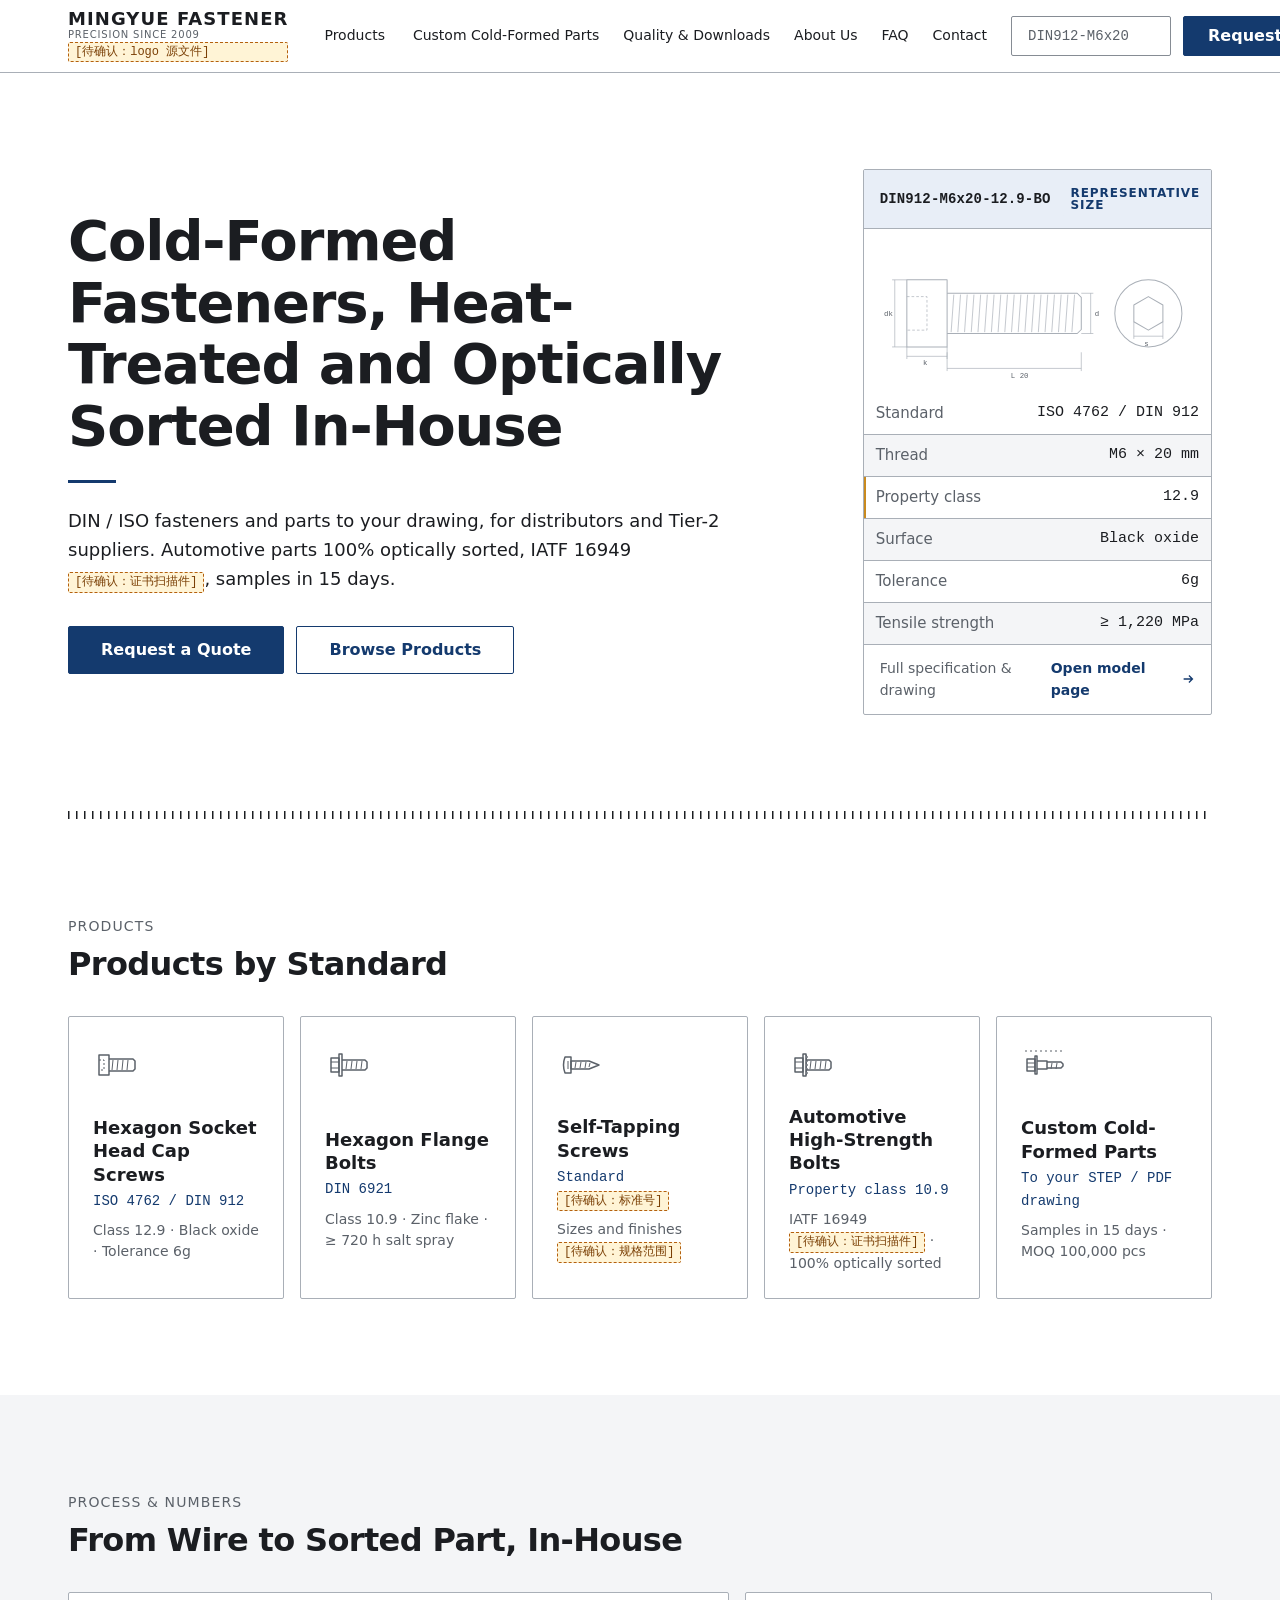
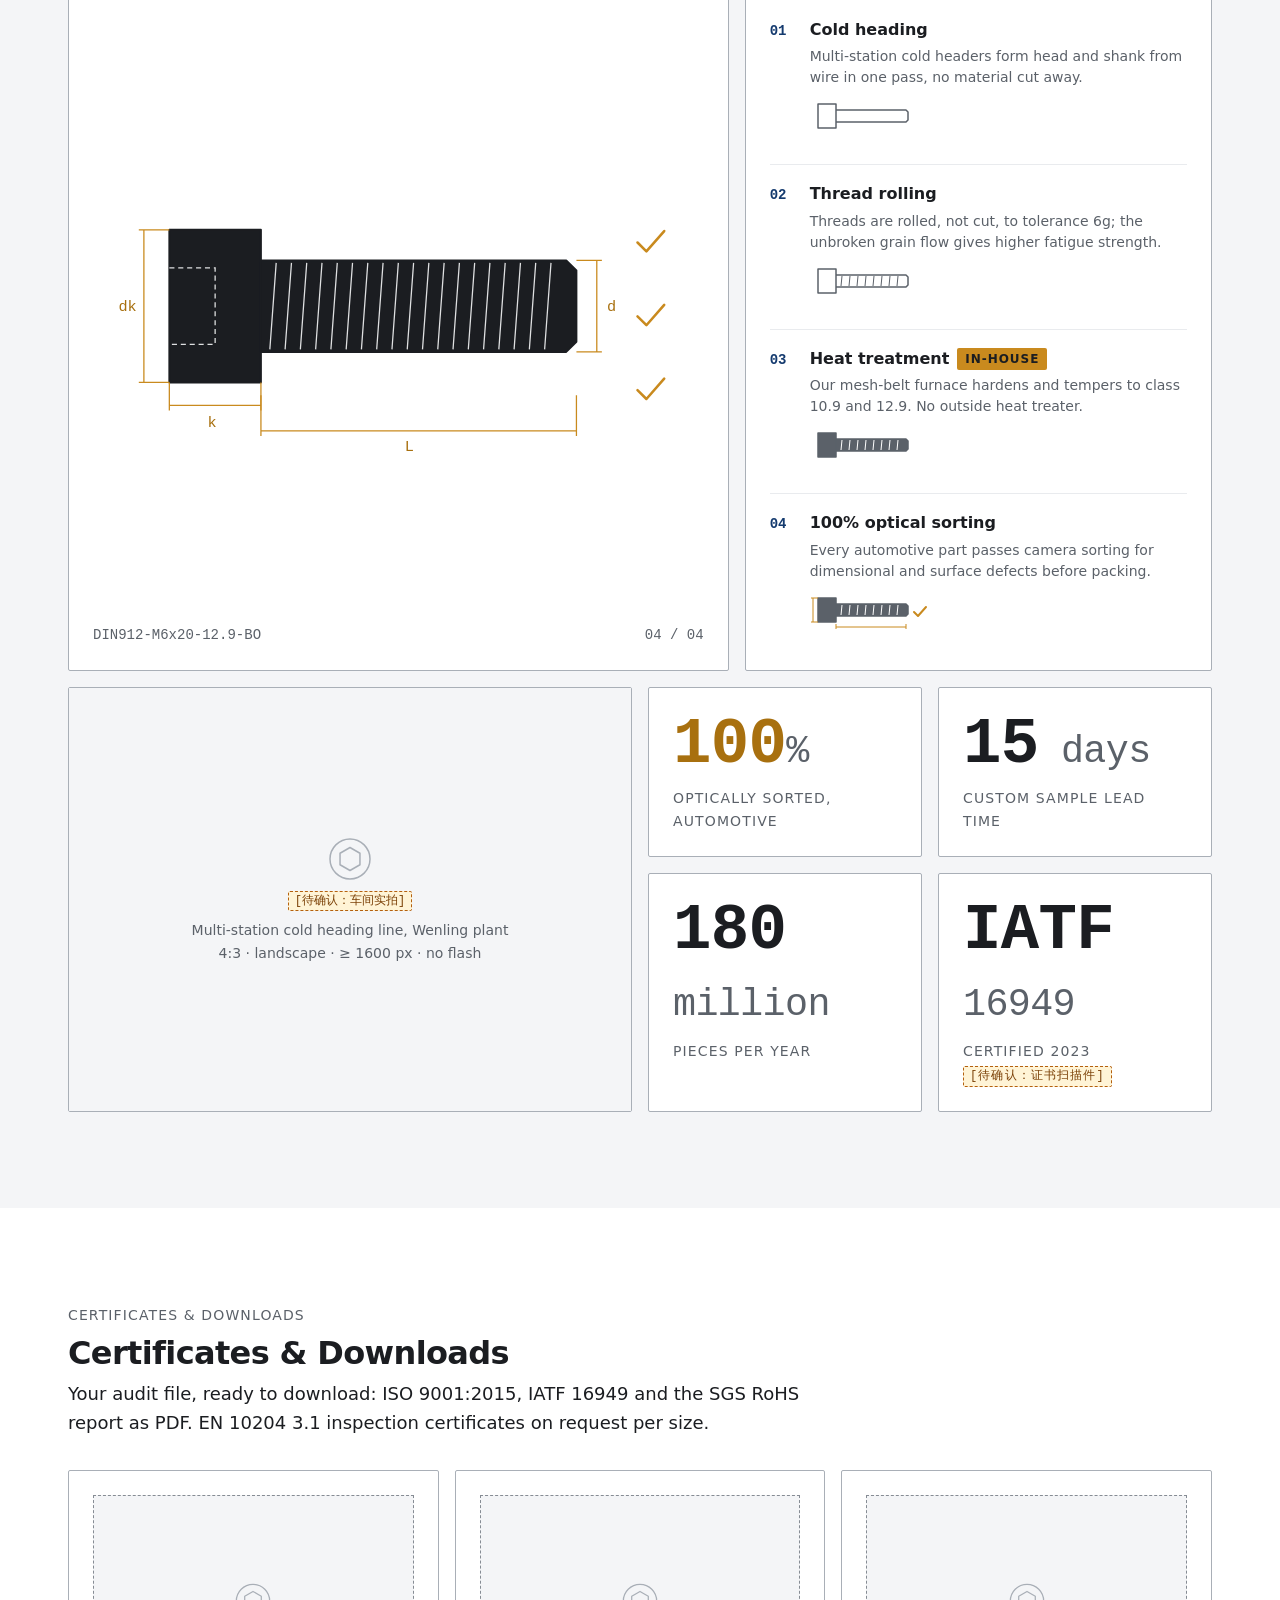
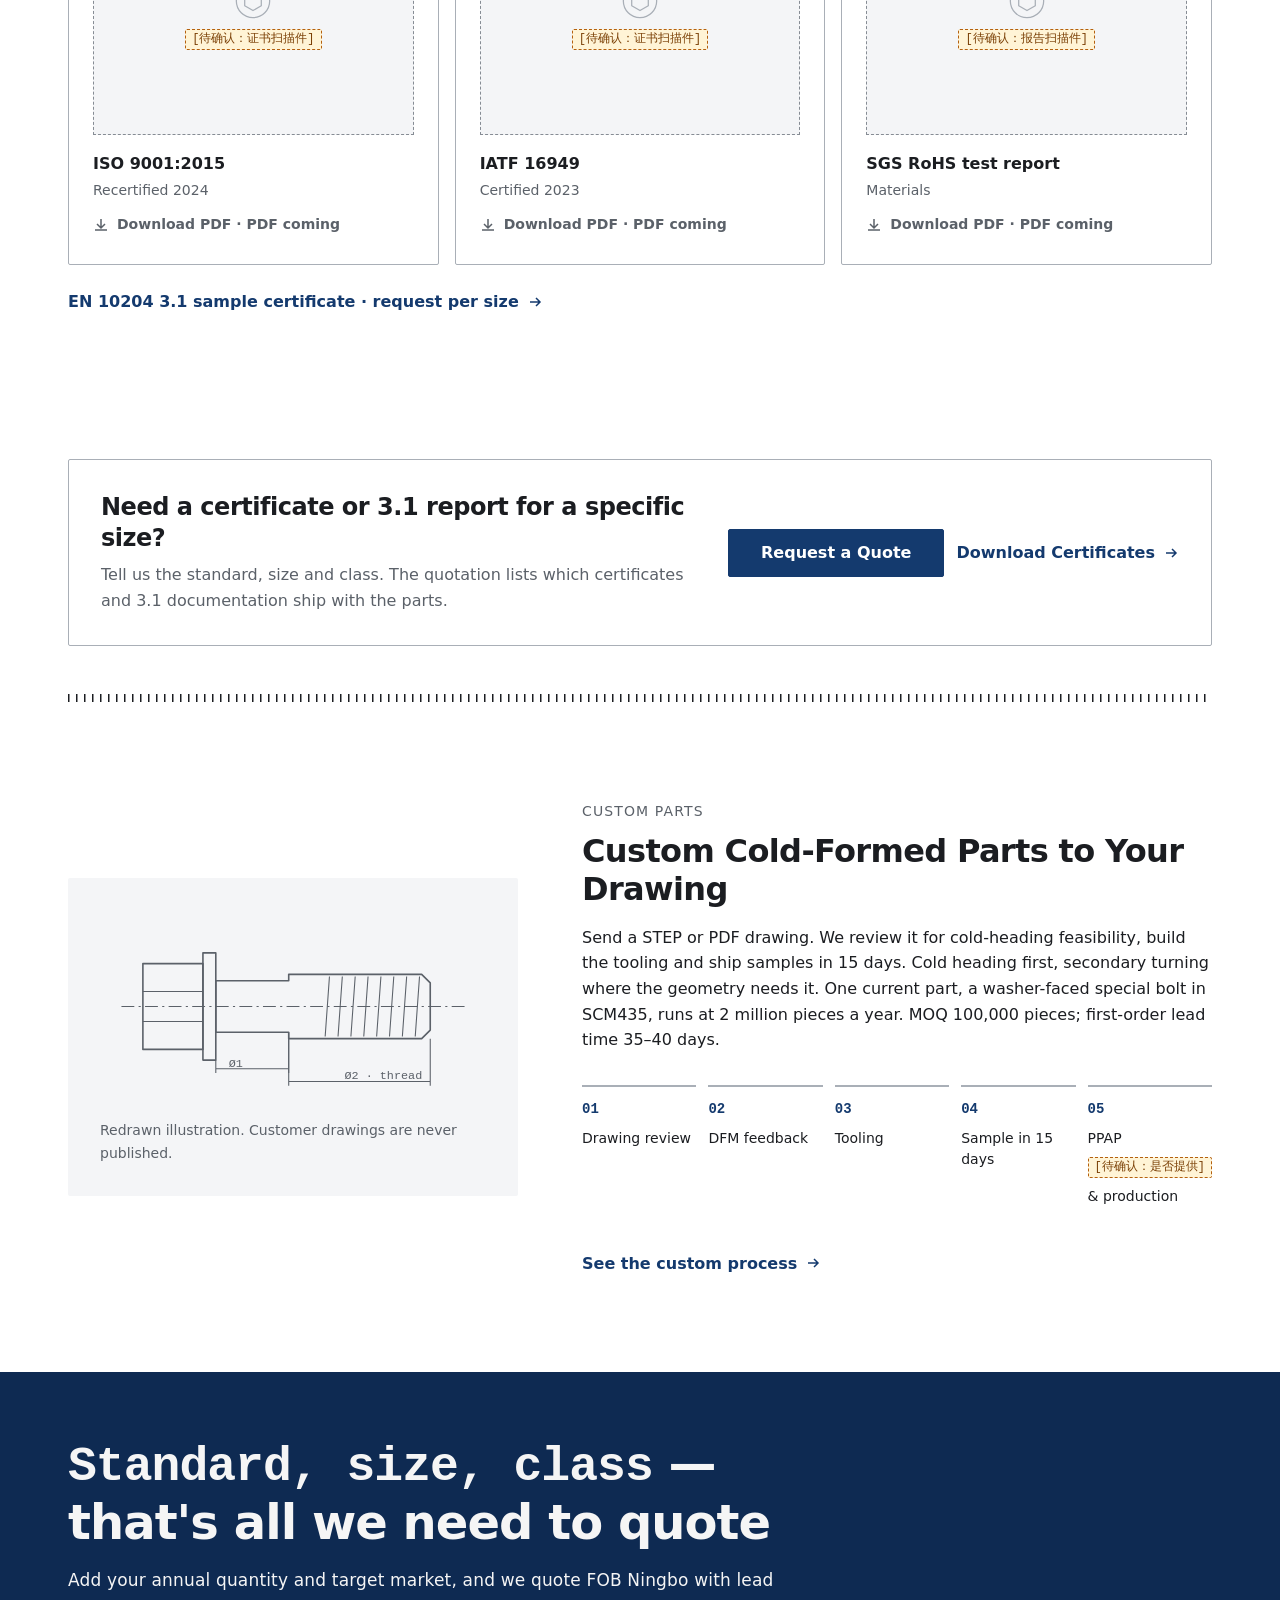
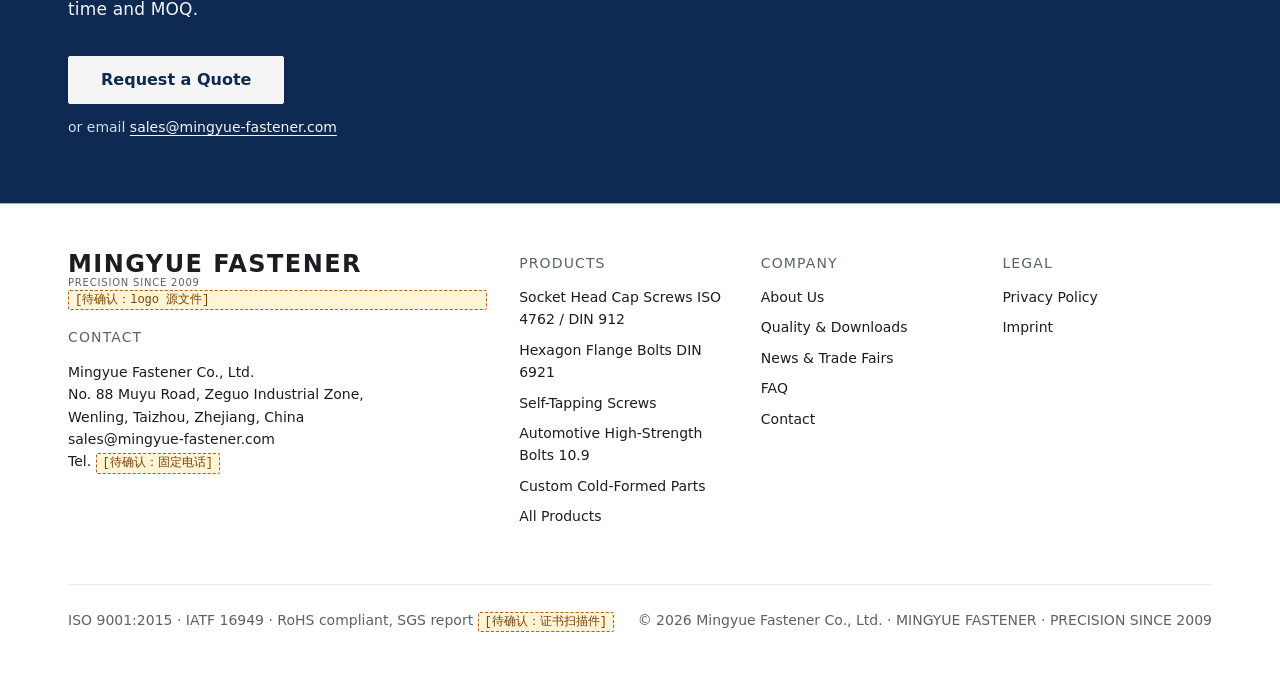
<file: examples/mingyue-fastener/_内部/05-设计/设计稿/home.html>
<!DOCTYPE html>
<html lang="en">
<head>
<meta charset="utf-8">
<meta name="viewport" content="width=device-width, initial-scale=1">
<title>Mingyue Fastener — Home (design prototype)</title>
<!--
  设计稿 · 首页（桌面 1440 / 手机 390 同一文件响应式）
  产出方：设计（b2b-ui-designer）。这是静态 HTML 原型，不是前端交付物。
  依据：05-设计/视觉方向单.md（G2 已过闸）、03-方案/站点地图与线框.md（首页 H1–H7 + 页脚）、04-文案/文案稿.md（真实文案）。

  字体：正式字体 Manrope（标题 700/600、正文 400/500）与 IBM Plex Mono（500/600）自托管 woff2，
        由前端子集化（保留 Latin Extended）。本原型不引外部字体 CDN，用 system-ui 兜底，层级与字号阶梯不变。
  图片：零素材。所有线稿 / 母题 / 分隔线为内联 SVG（L3 示意图，描边 var(--color-line-art) 1.5px）。
        证据位（车间、证书、logo）为占位框并标 [待确认：…]，图到位后原位换图不重排。
  动效：本原型为静态关键帧。滚动渐入（AOS fade-up 20px / 450ms / 错落 80ms）、Counter 滚数、
        H3 载体段的 clip-path 揭示与 opacity 点亮均由前端实现，关键帧说明见 H3 区块注释。
  令牌：三层（原始值 → 语义 → 组件）。页面样式只引用语义层 / 组件层变量；:root 之外不出现裸 hex。
-->
<style>
/* ============================================================
   0 · 设计令牌（与 视觉系统.md 一致；前端可整段粘贴）
   ============================================================ */
:root{
  /* ---------- 一层 · 原始值 primitive（无含义，只有第二层能引用） ---------- */
  --gray-50:#F4F5F7;  --gray-100:#E9EBEE; --gray-200:#D9DCE1; --gray-300:#A9AFB7; --gray-400:#868C94;
  --gray-500:#5B6169; --gray-600:#454A51; --gray-700:#33373D; --gray-800:#25282D; --gray-900:#1B1D21; --gray-950:#121316;
  --blue-50:#E8EEF7;  --blue-100:#D1DCEE; --blue-200:#A9BEDC; --blue-300:#7A9AC6; --blue-400:#4C73A6;
  --blue-500:#2C5389; --blue-600:#143A6E; --blue-700:#123565; --blue-800:#10305B; --blue-900:#0E2A52; --blue-950:#091C38;
  --straw-50:#FBF3E3; --straw-500:#C98A1E; --straw-700:#A8700F;
  --white:#FFFFFF; --off-white:#F5F5F5;
  --green-50:#E6F4EA; --green-600:#1E7B3A; --green-800:#14552A;
  --amber-50:#FFF4D6; --amber-600:#B4600E; --amber-800:#7A3F05;
  --red-50:#FDECEC;   --red-600:#B3261E;   --red-800:#7D1A14;

  --space-1:4px; --space-2:8px; --space-3:12px; --space-4:16px; --space-5:24px;
  --space-6:32px; --space-7:48px; --space-8:64px; --space-9:96px; --space-10:128px;

  --text-sm:14px; --text-base:16px; --text-md:18px; --text-lg:24px; --text-xl:32px;
  --text-2xl:48px; --text-hero:56px; --text-3xl:64px; --text-table:15px; --text-xs:12px;
  --leading-sm:1.5; --leading-base:1.6; --leading-lg:1.3; --leading-xl:1.2; --leading-2xl:1.15; --leading-hero:1.1; --leading-3xl:1.05;
  --tracking-tight:-0.02em; --tracking-caps:0.08em; --tracking-table:0.02em;
  --weight-regular:400; --weight-medium:500; --weight-semibold:600; --weight-bold:700;

  --font-sans:"Manrope",system-ui,-apple-system,"Segoe UI",Roboto,Arial,Helvetica,sans-serif;
  --font-mono:"IBM Plex Mono",ui-monospace,"SF Mono",Consolas,Menlo,monospace;

  --radius-0:0; --radius-sm:2px; --radius-md:4px;
  --shadow-0:none; --shadow-sm:0 1px 2px rgba(27,29,33,.06); --shadow-md:0 4px 12px rgba(27,29,33,.08);
  --dur-fast:150ms; --dur-base:180ms; --dur-reveal:450ms;
  --z-nav:100; --z-sticky:110; --z-dropdown:120;

  --container-max:1240px; --grid-gap:24px; --prose-max:68ch;

  /* ---------- 二层 · 语义 semantic（成对给：bg / on-bg） ---------- */
  --color-bg:var(--white);                 --color-on-bg:var(--gray-900);
  --color-bg-alt:var(--gray-50);           --color-on-bg-alt:var(--gray-900);
  --color-surface:var(--white);            --color-on-surface:var(--gray-900);
  --color-primary:var(--blue-600);         --color-on-primary:var(--white);
  --color-primary-hover:var(--blue-700);   --color-primary-active:var(--blue-900);
  --color-primary-soft:var(--blue-50);     --color-on-primary-soft:var(--blue-600);
  --color-inverse:var(--blue-900);         --color-on-inverse:var(--off-white);   --color-on-inverse-muted:var(--blue-100);
  --color-muted:var(--gray-50);            --color-on-muted:var(--gray-500);
  --color-text-secondary:var(--gray-500);
  --color-border:var(--gray-300);          --color-border-strong:var(--gray-400);  --color-border-subtle:var(--gray-100);
  --color-ring:var(--blue-600);
  --color-accent:var(--straw-500);         --color-on-accent:var(--gray-900);      --color-accent-text:var(--straw-700);
  --color-line-art:var(--gray-300);        --color-line-art-strong:var(--gray-500); --color-line-art-fill:var(--gray-900);
  --color-success-bg:var(--green-50);      --color-success:var(--green-600);       --color-on-success:var(--green-800);
  --color-warning-bg:var(--amber-50);      --color-warning:var(--amber-600);       --color-on-warning:var(--amber-800);
  --color-danger-bg:var(--red-50);         --color-danger:var(--red-600);          --color-on-danger:var(--red-800);
  --color-info-bg:var(--blue-50);          --color-info:var(--blue-600);           --color-on-info:var(--blue-900);
  /* 审稿标注（[待确认] 占位）专用；上线前清零，不属于品牌色板 */
  --color-review-bg:var(--amber-50);       --color-on-review:var(--amber-800);     --color-review-border:var(--amber-600);

  /* ---------- 三层 · 组件 component（只给会变的部位） ---------- */
  --btn-h:48px; --btn-px:var(--space-6); --btn-radius:var(--radius-sm); --btn-font:var(--text-base);
  --btn-primary-bg:var(--color-primary); --btn-primary-fg:var(--color-on-primary);
  --btn-primary-bg-hover:var(--color-primary-hover); --btn-primary-bg-active:var(--color-primary-active);
  --btn-secondary-border:var(--color-primary); --btn-secondary-fg:var(--color-primary); --btn-secondary-bg-hover:var(--color-primary-soft);
  --btn-inverse-bg:var(--color-on-inverse); --btn-inverse-fg:var(--color-inverse); --btn-inverse-bg-hover:var(--blue-50);
  --btn-disabled-opacity:.4;

  --input-h:48px; --input-bg:var(--color-surface); --input-fg:var(--color-on-surface);
  --input-border:var(--color-border-strong); --input-border-focus:var(--color-primary); --input-placeholder:var(--color-text-secondary);
  --input-radius:var(--radius-sm); --input-error-border:var(--color-danger);

  --card-bg:var(--color-surface); --card-fg:var(--color-on-surface); --card-border:var(--color-border);
  --card-border-hover:var(--color-primary); --card-radius:var(--radius-sm); --card-pad:var(--space-5);

  --badge-bg:var(--color-primary-soft); --badge-fg:var(--color-on-primary-soft);
  --badge-accent-bg:var(--color-accent); --badge-accent-fg:var(--color-on-accent);

  --table-head-bg:var(--color-primary-soft); --table-head-fg:var(--color-on-bg);
  --table-border:var(--color-border); --table-zebra:var(--color-bg-alt); --table-row-h:42px;
  --table-highlight:var(--color-accent); --table-row-hover:var(--color-primary-soft);

  --nav-h:72px; --nav-bg:var(--color-surface); --nav-fg:var(--color-on-surface); --nav-border:var(--color-border);
  --nav-link-active:var(--color-primary); --nav-dropdown-bg:var(--color-surface);

  --form-label-fg:var(--color-on-bg); --form-help-fg:var(--color-text-secondary); --form-error-fg:var(--color-danger);
}

/* ============================================================
   1 · 基础
   ============================================================ */
*,*::before,*::after{box-sizing:border-box}
html{-webkit-text-size-adjust:100%}
body{margin:0;background:var(--color-bg);color:var(--color-on-bg);font-family:var(--font-sans);font-size:var(--text-base);line-height:var(--leading-base);font-variant-numeric:tabular-nums;}
img,svg{display:block;max-width:100%}
a{color:var(--color-primary);text-decoration:none}
a:hover{text-decoration:underline;text-decoration-color:var(--color-accent);text-underline-offset:3px}
a:focus-visible,button:focus-visible,input:focus-visible,[tabindex]:focus-visible{outline:2px solid var(--color-ring);outline-offset:2px}
h1,h2,h3,p,ul,ol,dl,figure{margin:0}
ul,ol{padding:0;list-style:none}
.container{max-width:var(--container-max);margin:0 auto;padding-left:var(--space-4);padding-right:var(--space-4)}
.mono{font-family:var(--font-mono);font-variant-numeric:tabular-nums}
.eyebrow{font-size:var(--text-sm);font-weight:var(--weight-medium);letter-spacing:var(--tracking-caps);text-transform:uppercase;color:var(--color-text-secondary)}
.h2{font-size:var(--text-xl);line-height:var(--leading-xl);font-weight:var(--weight-semibold);letter-spacing:var(--tracking-tight)}
.h3{font-size:var(--text-md);line-height:var(--leading-lg);font-weight:var(--weight-semibold)}
.lead{font-size:var(--text-md);line-height:var(--leading-base);max-width:var(--prose-max)}
.muted{color:var(--color-text-secondary)}
.sr-only{position:absolute;width:1px;height:1px;overflow:hidden;clip:rect(0 0 0 0);white-space:nowrap}
/* [待确认：…] 占位：醒目但不占品牌色 */
.todo{display:inline-block;font-family:var(--font-mono);font-size:var(--text-xs);line-height:1.4;font-weight:var(--weight-medium);color:var(--color-on-review);background:var(--color-review-bg);border:1px dashed var(--color-review-border);border-radius:var(--radius-sm);padding:1px 6px;vertical-align:baseline;white-space:nowrap}
.placeholder{border:1px dashed var(--color-border-strong);background:var(--color-bg-alt);color:var(--color-text-secondary);display:flex;flex-direction:column;align-items:center;justify-content:center;gap:var(--space-2);text-align:center;font-size:var(--text-sm);padding:var(--space-4)}
.placeholder svg{color:var(--color-line-art)}

/* 螺纹节距分隔线（母题②）：等距短竖线，不用通栏实线 */
.pitch{height:8px;width:100%;color:var(--color-line-art)}
.section{padding-top:var(--space-7);padding-bottom:var(--space-7)}
.section-alt{background:var(--color-bg-alt);color:var(--color-on-bg-alt)}
.section-head{display:flex;flex-direction:column;gap:var(--space-2);margin-bottom:var(--space-6)}

/* ============================================================
   2 · 组件
   ============================================================ */
/* 按钮（三级）：主 / 次 / 文字箭头；六态见 组件规范.md */
.btn{display:inline-flex;align-items:center;justify-content:center;gap:var(--space-2);min-height:var(--btn-h);padding:0 var(--btn-px);border-radius:var(--btn-radius);font:inherit;font-size:var(--btn-font);font-weight:var(--weight-semibold);line-height:1;border:1px solid transparent;cursor:pointer;text-decoration:none;transition:background-color var(--dur-base),border-color var(--dur-base),transform var(--dur-fast);white-space:nowrap}
.btn:hover{text-decoration:none}
.btn-primary{background:var(--btn-primary-bg);color:var(--btn-primary-fg);border-color:var(--btn-primary-bg)}
.btn-primary:hover{background:var(--btn-primary-bg-hover);border-color:var(--btn-primary-bg-hover)}
.btn-primary:active{background:var(--btn-primary-bg-active);border-color:var(--btn-primary-bg-active);transform:translateY(1px)}
.btn-secondary{background:transparent;color:var(--btn-secondary-fg);border-color:var(--btn-secondary-border)}
.btn-secondary:hover{background:var(--btn-secondary-bg-hover)}
.btn-secondary:active{background:var(--color-primary-soft);transform:translateY(1px)}
.btn-inverse{background:var(--btn-inverse-bg);color:var(--btn-inverse-fg);border-color:var(--btn-inverse-bg)}
.btn-inverse:hover{background:var(--btn-inverse-bg-hover);border-color:var(--btn-inverse-bg-hover)}
.btn-inverse:active{transform:translateY(1px)}
.btn[aria-disabled="true"],.btn:disabled{opacity:var(--btn-disabled-opacity);cursor:not-allowed;pointer-events:none}
.btn-link{display:inline-flex;align-items:center;gap:var(--space-2);font-weight:var(--weight-semibold);color:var(--color-primary)}
.btn-link svg{width:16px;height:16px;transition:transform var(--dur-fast)}
.btn-link:hover svg{transform:translateX(2px)}

/* 输入框 */
.input{height:var(--input-h);width:100%;padding:0 var(--space-4);font:inherit;font-size:var(--text-base);color:var(--input-fg);background:var(--input-bg);border:1px solid var(--input-border);border-radius:var(--input-radius);transition:border-color var(--dur-base)}
.input::placeholder{color:var(--input-placeholder)}
.input:hover{border-color:var(--color-on-bg)}
.input:focus{outline:none;border-color:var(--input-border-focus);box-shadow:0 0 0 2px var(--color-primary-soft)}
.input.mono{font-family:var(--font-mono);font-size:var(--text-sm)}

/* 卡片 */
.card{display:block;background:var(--card-bg);color:var(--card-fg);border:1px solid var(--card-border);border-radius:var(--card-radius);padding:var(--card-pad);transition:transform var(--dur-base),border-color var(--dur-base);text-decoration:none}
a.card:hover{transform:translateY(-2px);border-color:var(--card-border-hover);text-decoration:none}
a.card:active{transform:translateY(0)}

/* 徽章 / 标签 */
.badge{display:inline-block;font-size:var(--text-xs);line-height:1;font-weight:var(--weight-semibold);letter-spacing:var(--tracking-caps);text-transform:uppercase;padding:5px 8px;border-radius:var(--radius-sm);background:var(--badge-bg);color:var(--badge-fg)}
.badge-accent{background:var(--badge-accent-bg);color:var(--badge-accent-fg)}

/* 参数表 */
.spec{width:100%;border-collapse:collapse;font-size:var(--text-table);font-variant-numeric:tabular-nums}
.spec th,.spec td{text-align:left;padding:0 var(--space-3);height:var(--table-row-h);border-bottom:1px solid var(--table-border);vertical-align:middle}
.spec thead th{background:var(--table-head-bg);color:var(--table-head-fg);font-size:var(--text-sm);font-weight:var(--weight-semibold);letter-spacing:var(--tracking-table)}
.spec tbody tr:nth-child(even) td,.spec tbody tr:nth-child(even) th{background:var(--table-zebra)}
.spec tbody th{font-weight:var(--weight-medium);color:var(--color-text-secondary);width:44%;white-space:nowrap}
.spec th.num{text-align:right}
.spec td.val{font-family:var(--font-mono);font-weight:var(--weight-medium);text-align:right;white-space:nowrap}
.spec td.unit{font-family:var(--font-mono);color:var(--color-text-secondary);width:56px;padding-left:0}
.spec tr.is-highlight th{box-shadow:inset 2px 0 0 var(--table-highlight)}

/* ============================================================
   3 · 导航
   ============================================================ */
.nav{position:sticky;top:0;z-index:var(--z-nav);background:var(--nav-bg);color:var(--nav-fg);border-bottom:1px solid var(--nav-border)}
.nav .container{display:flex;align-items:center;gap:var(--space-5);height:var(--nav-h)}
.logo{display:flex;flex-direction:column;gap:2px;color:var(--color-on-bg);text-decoration:none;flex:none}
.logo:hover{text-decoration:none}
.logo .wordmark{font-weight:var(--weight-bold);font-size:var(--text-md);letter-spacing:0.06em;line-height:1}
.logo .tagline{font-size:10px;letter-spacing:var(--tracking-caps);text-transform:uppercase;color:var(--color-text-secondary);line-height:1}
.nav-menu{display:none;align-items:center;gap:var(--space-5);margin-left:var(--space-3);flex:1}
.nav-menu>li{position:relative}
.nav-menu>li>a{display:inline-flex;align-items:center;gap:var(--space-1);height:var(--nav-h);white-space:nowrap;color:var(--color-on-bg);font-weight:var(--weight-medium);font-size:var(--text-sm);border-bottom:2px solid transparent}
.nav-menu>li>a:hover{text-decoration:none;color:var(--nav-link-active)}
.nav-menu>li>a[aria-current="page"]{color:var(--nav-link-active);border-bottom-color:var(--nav-link-active)}
.nav-menu>li>a svg{width:12px;height:12px}
/* Products 下拉：多列文字分组，真实 DOM，悬停 / 聚焦打开（静态原型用 CSS :hover / :focus-within） */
.dropdown{position:absolute;top:100%;left:calc(-1 * var(--space-5));z-index:var(--z-dropdown);display:none;grid-template-columns:repeat(3,auto);gap:var(--space-7);min-width:720px;padding:var(--space-5) var(--space-6);background:var(--nav-dropdown-bg);border:1px solid var(--nav-border);border-top:0;box-shadow:var(--shadow-md)}
.nav-menu>li:hover .dropdown,.nav-menu>li:focus-within .dropdown{display:grid}
.dropdown .eyebrow{margin-bottom:var(--space-3)}
.dropdown li{margin-bottom:var(--space-2)}
.dropdown a{color:var(--color-on-bg);font-size:var(--text-sm)}
.dropdown a .mono{display:block;color:var(--color-text-secondary);font-size:var(--text-xs);margin-top:2px}
.nav-tools{display:none;align-items:center;gap:var(--space-3);margin-left:auto}
.nav-tools .input{width:160px;height:40px}
.nav-tools .btn{min-height:40px;padding:0 var(--space-5)}
.nav-burger{margin-left:auto;display:inline-flex;align-items:center;justify-content:center;width:44px;height:44px;background:none;border:1px solid var(--color-border);border-radius:var(--radius-sm);color:var(--color-on-bg);cursor:pointer}
.nav-burger svg{width:22px;height:22px}

/* 手机底部粘性询盘条（≥1024 隐藏） */
.sticky-bar{position:fixed;left:0;right:0;bottom:0;z-index:var(--z-sticky);height:56px;padding:var(--space-1) var(--space-4);background:var(--color-surface);border-top:1px solid var(--color-border);display:flex;align-items:center}
.sticky-bar .btn{width:100%}
body{padding-bottom:56px}

/* ============================================================
   4 · 首页区块
   ============================================================ */
/* H1 首屏 */
.hero{padding-top:var(--space-7);padding-bottom:var(--space-7)}
.hero .container{display:grid;gap:var(--space-6)}
.hero h1{font-size:var(--text-xl);line-height:var(--leading-2xl);font-weight:var(--weight-bold);letter-spacing:var(--tracking-tight)}
.hero .rule{width:48px;height:3px;background:var(--color-primary);margin:var(--space-5) 0}
.hero .sub{font-size:var(--text-md);max-width:var(--prose-max);color:var(--color-on-bg)}
.hero .actions{display:flex;gap:var(--space-3);margin-top:var(--space-6);flex-wrap:wrap}
.hero .actions .btn{flex:1 1 48%}
/* 代表型号参数卡（抓手③ 首屏参数先行） */
.spec-card{border:1px solid var(--card-border);border-radius:var(--card-radius);background:var(--card-bg);overflow:hidden}
.spec-card .head{display:flex;align-items:center;justify-content:space-between;gap:var(--space-3);padding:var(--space-3) var(--space-4);background:var(--table-head-bg);border-bottom:1px solid var(--table-border)}
.spec-card .head .model{font-family:var(--font-mono);font-weight:var(--weight-semibold);font-size:var(--text-sm);letter-spacing:0.01em;white-space:nowrap}
.spec-card .drawing{padding:var(--space-5) var(--space-4) var(--space-3);color:var(--color-line-art)}
.spec-card .drawing text{font-family:var(--font-mono);font-size:11px;fill:var(--color-line-art-strong)}
.spec-card .spec tbody th{width:48%}
.spec-card .foot{display:flex;justify-content:space-between;align-items:center;padding:var(--space-3) var(--space-4);font-size:var(--text-sm)}

/* H2 产品分类：5 张信息卡 */
.cat-grid{display:grid;grid-template-columns:1fr;gap:var(--space-4)}
.cat-card{display:grid;grid-template-columns:48px 1fr;gap:var(--space-4);align-items:start}
.cat-card .icon{width:48px;height:48px;color:var(--color-line-art-strong)}
.cat-card .name{font-size:var(--text-md);font-weight:var(--weight-semibold);line-height:var(--leading-lg)}
.cat-card .std{font-family:var(--font-mono);font-size:var(--text-sm);color:var(--color-primary);margin-top:var(--space-1)}
.cat-card .params{font-size:var(--text-sm);color:var(--color-text-secondary);margin-top:var(--space-2);line-height:var(--leading-sm)}

/* H3 Bento：工艺链 + Counter + 载体 */
.bento{display:grid;grid-template-columns:1fr;gap:var(--space-4)}
.cell{border:1px solid var(--card-border);border-radius:var(--card-radius);background:var(--card-bg);padding:var(--space-5)}
.cell-carrier{display:flex;flex-direction:column;gap:var(--space-4)}
.cell-carrier .carrier{color:var(--color-line-art);flex:1}
.cell-carrier .carrier text{font-family:var(--font-mono);font-size:12px;fill:var(--color-accent-text)}
.cell-carrier .carrier .dim{color:var(--color-accent)}
.cell-carrier .progress{display:flex;justify-content:space-between;align-items:center;font-family:var(--font-mono);font-size:var(--text-sm);color:var(--color-text-secondary)}
.steps{display:flex;flex-direction:column;gap:var(--space-3)}
.step{display:grid;grid-template-columns:28px 1fr;gap:var(--space-3);padding:var(--space-4) 0;border-top:1px solid var(--color-border-subtle)}
.step:first-child{border-top:0;padding-top:0}
.step .num{font-family:var(--font-mono);font-weight:var(--weight-semibold);font-size:var(--text-sm);color:var(--color-primary);padding-top:3px}
.step .title{font-weight:var(--weight-semibold);display:flex;align-items:center;gap:var(--space-2);flex-wrap:wrap}
.step p{font-size:var(--text-sm);line-height:var(--leading-sm);color:var(--color-text-secondary);margin-top:var(--space-1)}
.step .frame{width:120px;height:40px;color:var(--color-line-art-strong);margin-top:var(--space-2)}
.counter .num{font-family:var(--font-mono);font-weight:var(--weight-semibold);font-size:40px;line-height:var(--leading-3xl);letter-spacing:-0.01em}
.counter .num .suffix{font-size:60%;font-weight:var(--weight-medium);color:var(--color-text-secondary)}
.counter .num.is-accent{color:var(--color-accent-text)}
.counter .label{margin-top:var(--space-2)}
.cell-photo{padding:0;min-height:240px}
.cell-photo .placeholder{height:100%;min-height:240px;border:0}

/* H4 质量与下载 */
.cert-grid{display:grid;grid-template-columns:1fr;gap:var(--space-4);margin-top:var(--space-6)}
.cert-card .thumb{aspect-ratio:4/3;margin-bottom:var(--space-4)}
.cert-card .name{font-weight:var(--weight-semibold)}
.cert-card .meta{font-size:var(--text-sm);color:var(--color-text-secondary);margin-top:2px}
.cert-card .dl{display:inline-flex;align-items:center;gap:var(--space-2);font-size:var(--text-sm);font-weight:var(--weight-semibold);margin-top:var(--space-3)}
.cert-card .dl svg{width:16px;height:16px}

/* H5 中段 CTA：白底边框条 */
.cta-mid{padding-top:var(--space-7);padding-bottom:var(--space-7)}
.cta-mid .bar{border:1px solid var(--color-border);border-radius:var(--radius-sm);padding:var(--space-6);display:grid;gap:var(--space-5)}
.cta-mid .bar .h2{font-size:var(--text-lg);line-height:var(--leading-lg)}
.cta-mid .bar p{margin-top:var(--space-2);color:var(--color-text-secondary)}
.cta-mid .actions{display:flex;flex-direction:column;gap:var(--space-3);align-items:flex-start}

/* H6 非标按图定制：左右图文 */
.custom .container{display:grid;gap:var(--space-6)}
.custom .figure{background:var(--color-bg-alt);border-radius:var(--radius-sm);padding:var(--space-6);color:var(--color-line-art-strong)}
.custom .figure text{font-family:var(--font-mono);font-size:11px;fill:var(--color-line-art-strong)}
.custom .figure figcaption{font-size:var(--text-sm);color:var(--color-text-secondary);margin-top:var(--space-4)}
.custom .body p{margin-top:var(--space-4);max-width:var(--prose-max)}
.flow{display:grid;grid-template-columns:1fr;gap:var(--space-2);margin:var(--space-6) 0;counter-reset:f}
.flow li{display:flex;gap:var(--space-3);align-items:flex-start;font-size:var(--text-sm);line-height:var(--leading-sm);padding:var(--space-3) 0;border-top:1px solid var(--color-border-subtle)}
.flow li::before{counter-increment:f;content:"0" counter(f);font-family:var(--font-mono);font-weight:var(--weight-semibold);color:var(--color-primary);flex:none}

/* H7 页尾 CTA：全站唯一深底大区 */
.cta-end{background:var(--color-inverse);color:var(--color-on-inverse);padding-top:var(--space-8);padding-bottom:var(--space-8)}
.cta-end .h2{font-size:var(--text-xl);font-weight:var(--weight-bold);color:var(--color-on-inverse)}
.cta-end .h2 .mono{font-weight:var(--weight-semibold)}
.cta-end p{margin-top:var(--space-4);font-size:17px;line-height:1.7;font-weight:var(--weight-medium);letter-spacing:0.01em;max-width:var(--prose-max);color:var(--color-on-inverse)}
.cta-end .actions{margin-top:var(--space-6);display:flex;flex-direction:column;gap:var(--space-3);align-items:flex-start}
.cta-end .actions small{font-size:var(--text-sm);color:var(--color-on-inverse-muted)}
.cta-end .actions small a{color:var(--color-on-inverse);text-decoration:underline;text-underline-offset:3px}

/* 页脚 */
.footer{border-top:1px solid var(--color-border);padding-top:var(--space-7);padding-bottom:var(--space-7);font-size:var(--text-sm)}
.footer .cols{display:grid;grid-template-columns:1fr;gap:var(--space-6)}
.footer .eyebrow{margin-bottom:var(--space-3)}
.footer li{margin-bottom:var(--space-2)}
.footer a{color:var(--color-on-bg)}
.footer address{font-style:normal;line-height:var(--leading-base)}
.footer .logo .wordmark{font-size:var(--text-lg)}
.footer .bottom{margin-top:var(--space-7);padding-top:var(--space-5);border-top:1px solid var(--color-border-subtle);display:flex;flex-direction:column;gap:var(--space-2);color:var(--color-text-secondary)}

/* ============================================================
   5 · 断点：640 / 1024 / 1280（手机优先）
   ============================================================ */
@media (min-width:640px){
  .container{padding-left:var(--space-6);padding-right:var(--space-6)}
  .section{padding-top:var(--space-8);padding-bottom:var(--space-8)}
  .hero h1{font-size:var(--text-2xl);line-height:var(--leading-2xl)}
  .hero .actions .btn{flex:0 0 auto}
  .cat-grid{grid-template-columns:repeat(2,1fr)}
  .bento{grid-template-columns:repeat(2,1fr)}
  .cell-carrier{grid-column:span 2}
  .cell-steps{grid-column:span 2}
  .cell-photo{grid-column:span 2}
  .cert-grid{grid-template-columns:repeat(3,1fr)}
  .cta-mid .bar{grid-template-columns:1fr auto;align-items:center}
  .cta-mid .actions{flex-direction:row;align-items:center}
  .flow{grid-template-columns:repeat(5,1fr);gap:var(--space-3)}
  .flow li{flex-direction:column;gap:var(--space-2);border-top:2px solid var(--color-border);padding-top:var(--space-3)}
  .footer .cols{grid-template-columns:repeat(2,1fr)}
  .counter .num{font-size:var(--text-2xl)}
}
@media (min-width:1024px){
  .container{padding-left:var(--space-7);padding-right:var(--space-7)}
  .section{padding-top:var(--space-9);padding-bottom:var(--space-9)}
  .nav-menu,.nav-tools{display:flex}
  .nav-burger,.sticky-bar{display:none}
  body{padding-bottom:0}
  .hero{padding-top:var(--space-9);padding-bottom:var(--space-9)}
  .hero .container{grid-template-columns:minmax(0,8fr) minmax(0,4fr);gap:var(--space-8);align-items:center}
  .hero h1{font-size:var(--text-hero);line-height:var(--leading-hero)}
  .cat-grid{grid-template-columns:repeat(5,1fr)}
  .cat-card{grid-template-columns:1fr;gap:var(--space-4)}
  .bento{grid-template-columns:repeat(12,1fr);grid-auto-rows:auto}
  .cell-carrier{grid-column:1 / span 7;grid-row:1 / span 2}
  .cell-steps{grid-column:8 / span 5;grid-row:1 / span 2}
  .cell-photo{grid-column:1 / span 6;grid-row:3 / span 2;min-height:0}
  .counter{grid-column:span 3}
  .cta-end .h2{font-size:var(--text-2xl);line-height:var(--leading-2xl);max-width:24ch}
  .custom .container{grid-template-columns:5fr 7fr;gap:var(--space-8);align-items:center}
  .footer .cols{grid-template-columns:2fr 1fr 1fr 1fr}
  .footer .bottom{flex-direction:row;justify-content:space-between}
  .counter .num{font-size:var(--text-3xl)}
}
@media (min-width:1280px){
  .hero .container{gap:var(--space-9)}
}
@media (prefers-reduced-motion:reduce){
  *{transition:none !important}
}
</style>
</head>
<body>

<!-- 母题定义：螺纹节距 pattern（分隔线共用）；内六角截面 symbol（分类图标 / 占位框共用） -->
<svg width="0" height="0" style="position:absolute" aria-hidden="true">
  <defs>
    <pattern id="pitch" width="8" height="8" patternUnits="userSpaceOnUse">
      <line x1="0.75" y1="0" x2="0.75" y2="8" stroke="currentColor" stroke-width="1.5"/>
    </pattern>
    <symbol id="hex-socket" viewBox="0 0 48 48">
      <circle cx="24" cy="24" r="20" fill="none" stroke="currentColor" stroke-width="1.5"/>
      <polygon points="24,12.5 33.96,18.25 33.96,29.75 24,35.5 14.04,29.75 14.04,18.25" fill="none" stroke="currentColor" stroke-width="1.5" stroke-linejoin="round"/>
    </symbol>
  </defs>
</svg>

<!-- ================= G-1 导航 ================= -->
<header class="nav">
  <div class="container">
    <!-- logo 位：字标占位。不自绘 logo；横版 36px 高位置预留，.ai 到后替换 -->
    <a class="logo" href="/" aria-label="Mingyue Fastener Co., Ltd.">
      <span class="wordmark">MINGYUE FASTENER</span>
      <span class="tagline">Precision since 2009</span>
      <span class="todo">[待确认：logo 源文件]</span>
    </a>
    <ul class="nav-menu">
      <li>
        <a href="/products/" aria-haspopup="true">Products <svg viewBox="0 0 12 12" fill="none" stroke="currentColor" stroke-width="1.5"><path d="M2 4l4 4 4-4"/></svg></a>
        <div class="dropdown">
          <div>
            <div class="eyebrow">By standard</div>
            <ul>
              <li><a href="/products/socket-head-cap-screws-iso-4762-din-912/">Hexagon Socket Head Cap Screws<span class="mono">ISO 4762 / DIN 912</span></a></li>
              <li><a href="/products/hexagon-flange-bolts-din-6921/">Hexagon Flange Bolts<span class="mono">DIN 6921</span></a></li>
              <li><a href="/products/self-tapping-screws/">Self-Tapping Screws<span class="mono"><span class="todo">[待确认：标准号]</span></span></a></li>
              <li><a href="/products/automotive-high-strength-bolts-10-9/">Automotive High-Strength Bolts<span class="mono">Property class 10.9</span></a></li>
            </ul>
          </div>
          <div>
            <div class="eyebrow">To your drawing</div>
            <ul><li><a href="/custom-cold-formed-parts/">Custom Cold-Formed Parts<span class="mono">STEP / PDF</span></a></li></ul>
          </div>
          <div>
            <div class="eyebrow">All</div>
            <ul><li><a href="/products/">Browse all sizes →</a></li></ul>
          </div>
        </div>
      </li>
      <li><a href="/custom-cold-formed-parts/">Custom Cold-Formed Parts</a></li>
      <li><a href="/quality-downloads/">Quality &amp; Downloads</a></li>
      <li><a href="/about/">About Us</a></li>
      <li><a href="/faq/">FAQ</a></li>
      <li><a href="/contact/">Contact</a></li>
    </ul>
    <form class="nav-tools" action="/products/" role="search">
      <label class="sr-only" for="q">Search by model string or standard</label>
      <input class="input mono" id="q" name="s" type="search" placeholder="DIN912-M6x20" aria-label="Search by model string or standard">
      <a class="btn btn-primary" href="/contact/">Request a Quote</a>
    </form>
    <button class="nav-burger" type="button" aria-label="Open menu" aria-expanded="false">
      <svg viewBox="0 0 22 22" fill="none" stroke="currentColor" stroke-width="1.5"><path d="M2 5h18M2 11h18M2 17h18"/></svg>
    </button>
  </div>
</header>

<main>

<!-- ================= H1 首屏（静态，无轮播） =================
     左：H1 + 副句 + 双按钮；右：代表型号参数卡（抓手③ 参数先行）。
     手机：H1 32px（阶梯下限），实测本句 62 字符在 358px 内需 4 行 —— 超出「≤ 3 行」规则，已回流文案，见 设计决策说明.md。 -->
<section class="hero">
  <div class="container">
    <div>
      <h1>Cold-Formed Fasteners, Heat-Treated and Optically Sorted In-House</h1>
      <div class="rule" aria-hidden="true"></div>
      <p class="sub">DIN / ISO fasteners and parts to your drawing, for distributors and Tier-2 suppliers. Automotive parts 100% optically sorted, IATF 16949 <span class="todo">[待确认：证书扫描件]</span>, samples in 15 days.</p>
      <div class="actions">
        <a class="btn btn-primary" href="/contact/">Request a Quote</a>
        <a class="btn btn-secondary" href="/products/">Browse Products</a>
      </div>
    </div>

    <aside class="spec-card" aria-label="Representative model DIN912-M6x20-12.9-BO">
      <div class="head">
        <span class="model">DIN912-M6x20-12.9-BO</span>
        <span class="badge">Representative size</span>
      </div>
      <!-- 线稿：ISO 4762 / DIN 912 M6×20 侧视 + 端视，10px = 1mm；L3 示意图，设计自绘（D12） -->
      <svg class="drawing" viewBox="0 0 470 190" role="img" aria-labelledby="t-hero-draw">
        <title id="t-hero-draw">DIN912-M6x20-12.9-BO</title>
        <desc>Line drawing of ISO 4762 / DIN 912 M6×20 socket head cap screw, property class 12.9, black oxide</desc>
        <g fill="none" stroke="currentColor" stroke-width="1.5" stroke-linejoin="round">
          <!-- 头部 k×dk -->
          <rect x="40" y="40" width="60" height="100"/>
          <!-- 内六角沉孔（隐藏线） -->
          <path d="M40 65 H70 V115 H40" stroke-dasharray="4 3" stroke-width="1"/>
          <!-- 杆与螺纹 -->
          <path d="M100 60 H294 L300 66 V114 L294 120 H100"/>
          <path d="M110 62 L106 118 M120 62 L116 118 M130 62 L126 118 M140 62 L136 118 M150 62 L146 118 M160 62 L156 118 M170 62 L166 118 M180 62 L176 118 M190 62 L186 118 M200 62 L196 118 M210 62 L206 118 M220 62 L216 118 M230 62 L226 118 M240 62 L236 118 M250 62 L246 118 M260 62 L256 118 M270 62 L266 118 M280 62 L276 118 M290 62 L286 118" stroke-width="1"/>
          <!-- 端视：外圆 dk 与内六角 s -->
          <circle cx="400" cy="90" r="50"/>
          <polygon points="400,65 421.65,77.5 421.65,102.5 400,115 378.35,102.5 378.35,77.5"/>
        </g>
        <!-- 尺寸线 -->
        <g fill="none" stroke="currentColor" stroke-width="1">
          <path d="M22 40 V140 M18 40 H40 M18 140 H40"/>
          <path d="M40 158 V140 M100 158 V140 M40 154 H100"/>
          <path d="M318 60 H300 M318 120 H300 M314 60 V120"/>
          <path d="M100 176 V148 M300 176 V148 M100 172 H300"/>
          <path d="M378.35 128 V102.5 M421.65 128 V102.5 M378.35 124 H421.65"/>
        </g>
        <g>
          <text x="6" y="94">dk</text>
          <text x="64" y="167">k</text>
          <text x="320" y="94">d</text>
          <text x="195" y="186">L 20</text>
          <text x="394" y="138">s</text>
        </g>
      </svg>
      <table class="spec">
        <tbody>
          <tr><th scope="row">Standard</th><td class="val">ISO 4762 / DIN 912</td></tr>
          <tr><th scope="row">Thread</th><td class="val">M6 × 20 mm</td></tr>
          <tr class="is-highlight"><th scope="row">Property class</th><td class="val">12.9</td></tr>
          <tr><th scope="row">Surface</th><td class="val">Black oxide</td></tr>
          <tr><th scope="row">Tolerance</th><td class="val">6g</td></tr>
          <tr><th scope="row">Tensile strength</th><td class="val">≥ 1,220 MPa</td></tr>
        </tbody>
      </table>
      <div class="foot">
        <span class="muted">Full specification &amp; drawing</span>
        <a class="btn-link" href="/products/din912-m6x20-12-9-bo/">Open model page <svg viewBox="0 0 16 16" fill="none" stroke="currentColor" stroke-width="1.5"><path d="M3 8h10M9 4l4 4-4 4"/></svg></a>
      </div>
    </aside>
  </div>
</section>

<div class="container"><svg class="pitch" aria-hidden="true"><rect width="100%" height="8" fill="url(#pitch)"/></svg></div>

<!-- ================= H2 产品分类：5 张信息卡（图标 + 名称 + 标准号 + 2 个关键参数） ================= -->
<section class="section" id="products">
  <div class="container">
    <div class="section-head">
      <span class="eyebrow">Products</span>
      <h2 class="h2">Products by Standard</h2>
    </div>
    <div class="cat-grid">
      <a class="card cat-card" href="/products/socket-head-cap-screws-iso-4762-din-912/">
        <svg class="icon" viewBox="0 0 48 48" role="img" aria-label="Icon: hexagon socket head cap screw ISO 4762 / DIN 912" fill="none" stroke="currentColor" stroke-width="1.5" stroke-linejoin="round">
          <rect x="6" y="14" width="10" height="20"/><path d="M6 19h5v10H6" stroke-dasharray="2 2" stroke-width="1"/>
          <path d="M16 18h24l2 2v8l-2 2H16"/><path d="M20 19l-1 10M25 19l-1 10M30 19l-1 10M35 19l-1 10" stroke-width="1"/>
        </svg>
        <div>
          <div class="name">Hexagon Socket Head Cap Screws</div>
          <div class="std">ISO 4762 / DIN 912</div>
          <div class="params">Class 12.9 · Black oxide · Tolerance 6g</div>
        </div>
      </a>
      <a class="card cat-card" href="/products/hexagon-flange-bolts-din-6921/">
        <svg class="icon" viewBox="0 0 48 48" role="img" aria-label="Icon: hexagon flange bolt DIN 6921" fill="none" stroke="currentColor" stroke-width="1.5" stroke-linejoin="round">
          <path d="M6 17h8v14H6z"/><path d="M6 21h8M6 27h8" stroke-width="1"/>
          <path d="M14 13h3v22h-3z"/><path d="M17 19h23l2 2v6l-2 2H17"/><path d="M22 20l-1 8M27 20l-1 8M32 20l-1 8M37 20l-1 8" stroke-width="1"/>
        </svg>
        <div>
          <div class="name">Hexagon Flange Bolts</div>
          <div class="std">DIN 6921</div>
          <div class="params">Class 10.9 · Zinc flake · ≥ 720 h salt spray</div>
        </div>
      </a>
      <a class="card cat-card" href="/products/self-tapping-screws/">
        <svg class="icon" viewBox="0 0 48 48" role="img" aria-label="Icon: self-tapping screw" fill="none" stroke="currentColor" stroke-width="1.5" stroke-linejoin="round">
          <path d="M8 16q-3 8 0 16h6V16z"/><path d="M11 20v8" stroke-width="1"/>
          <path d="M14 20h18l10 4-10 4H14z"/><path d="M19 21l-1 6M24 21l-1 6M29 21l-1 6M33 22l-1 4" stroke-width="1"/>
        </svg>
        <div>
          <div class="name">Self-Tapping Screws</div>
          <div class="std">Standard <span class="todo">[待确认：标准号]</span></div>
          <div class="params">Sizes and finishes <span class="todo">[待确认：规格范围]</span></div>
        </div>
      </a>
      <a class="card cat-card" href="/products/automotive-high-strength-bolts-10-9/">
        <svg class="icon" viewBox="0 0 48 48" role="img" aria-label="Icon: automotive high-strength bolt, property class 10.9" fill="none" stroke="currentColor" stroke-width="1.5" stroke-linejoin="round">
          <path d="M6 17h8v14H6z"/><path d="M6 21h8M6 27h8" stroke-width="1"/>
          <path d="M14 13h3v22h-3z"/><path d="M17 14l1.5 2-1.5 2 1.5 2-1.5 2 1.5 2-1.5 2 1.5 2-1.5 2 1.5 2-1.5 2" stroke-width="1"/>
          <path d="M17 19h23l2 2v6l-2 2H17"/><path d="M22 20l-1 8M27 20l-1 8M32 20l-1 8M37 20l-1 8" stroke-width="1"/>
        </svg>
        <div>
          <div class="name">Automotive High-Strength Bolts</div>
          <div class="std">Property class 10.9</div>
          <div class="params">IATF 16949 <span class="todo">[待确认：证书扫描件]</span> · 100% optically sorted</div>
        </div>
      </a>
      <a class="card cat-card" href="/custom-cold-formed-parts/">
        <svg class="icon" viewBox="0 0 48 48" role="img" aria-label="Icon: custom cold-formed part to drawing" fill="none" stroke="currentColor" stroke-width="1.5" stroke-linejoin="round">
          <path d="M6 18h8v12H6z"/><path d="M6 22h8M6 26h8" stroke-width="1"/>
          <path d="M14 15h2v18h-2z"/><path d="M16 20h10v8H16M26 21h14l2 2v2l-2 2H26"/><path d="M31 22l-1 6M36 22l-1 6" stroke-width="1"/>
          <path d="M4 10h40" stroke-dasharray="2 3" stroke-width="1"/>
        </svg>
        <div>
          <div class="name">Custom Cold-Formed Parts</div>
          <div class="std">To your STEP / PDF drawing</div>
          <div class="params">Samples in 15 days · MOQ 100,000 pcs</div>
        </div>
      </a>
    </div>
  </div>
</section>

<!-- ================= H3 工艺链 + 数字（Bento；全站唯一一段载体场景） =================
     载体：DIN912-M6x20-12.9-BO 侧视线稿（与首屏参数卡、型号页同一件产品）。角色 = 度量尺 + 进度。
     本原型画的是【第 4 帧 · 最终态】（prefers-reduced-motion 也停在这一帧）。四个关键帧由前端用
     滚动驱动（原生 CSS scroll timeline / IntersectionObserver，零库、不钉住）实现，映射如下：
       帧 1 · 0–25%   Cold heading      —— clip-path inset(0 100% 0 0) → inset(0 68% 0 0)：只露出头部与光杆坯；右栏步 1 点亮
       帧 2 · 25–50%  Thread rolling    —— clip 继续推进到 inset(0 0 0 0)，螺纹斜线 opacity 0→1；步 2 点亮
       帧 3 · 50–75%  Heat treatment    —— 描边线稿 → 实体填充 var(--color-line-art-fill)（发黑），透明度 0→1；步 3 点亮，「In-house」标签出现
       帧 4 · 75–100% Optical sorting   —— 尺寸线 dk / k / d / L 与 ✓ 由 opacity 0→1（强调色）；步 4 点亮；进度 04 / 04；Counter 同步滚数
     右栏四步各自带该帧的缩略线稿（.frame），同时作为设计稿里的关键帧示意。
     手机端保留此段只降强度（不做实体填充过渡，直接 1→4 帧）。
     升级口：拿到 DIN 912 M6×20 俯视原图后，.carrier 换成实拍 webp，揭示与点亮照旧，位置与文字不动。 -->
<section class="section section-alt" id="process">
  <div class="container">
    <div class="section-head">
      <span class="eyebrow">Process &amp; numbers</span>
      <h2 class="h2">From Wire to Sorted Part, In-House</h2>
    </div>
    <div class="bento">
      <!-- 大格：载体（最终态） -->
      <div class="cell cell-carrier">
        <svg class="carrier" viewBox="0 0 480 230" role="img" aria-labelledby="t-carrier">
          <title id="t-carrier">DIN912-M6x20-12.9-BO — process carrier</title>
          <desc>Line drawing of DIN 912 M6×20 socket head cap screw with the four process stages: cold heading, thread rolling, heat treatment, optical sorting</desc>
          <!-- 帧 3 结果：实体填充（发黑） -->
          <g fill="var(--color-line-art-fill)" stroke="var(--color-line-art-fill)" stroke-width="1.5" stroke-linejoin="round">
            <rect x="60" y="50" width="72" height="120"/>
            <path d="M132 74 H372 L380 82 V138 L372 146 H132 Z"/>
          </g>
          <!-- 帧 2 结果：螺纹（在实体上以浅线保留） -->
          <g stroke="var(--color-bg-alt)" stroke-width="1" fill="none" opacity=".9">
            <path d="M144 76 L139 144 M156 76 L151 144 M168 76 L163 144 M180 76 L175 144 M192 76 L187 144 M204 76 L199 144 M216 76 L211 144 M228 76 L223 144 M240 76 L235 144 M252 76 L247 144 M264 76 L259 144 M276 76 L271 144 M288 76 L283 144 M300 76 L295 144 M312 76 L307 144 M324 76 L319 144 M336 76 L331 144 M348 76 L343 144 M360 76 L355 144"/>
            <path d="M60 80 H96 V140 H60" stroke-dasharray="4 3"/>
          </g>
          <!-- 帧 4：尺寸线点亮（强调色，仅此处） -->
          <g class="dim" fill="none" stroke="currentColor" stroke-width="1">
            <path d="M40 50 V170 M36 50 H60 M36 170 H60"/>
            <path d="M60 192 V170 M132 192 V170 M60 188 H132"/>
            <path d="M400 74 H380 M400 146 H380 M396 74 V146"/>
            <path d="M132 212 V180 M380 212 V180 M132 208 H380"/>
          </g>
          <g>
            <text x="20" y="114">dk</text>
            <text x="90" y="205">k</text>
            <text x="404" y="114">d</text>
            <text x="245" y="224">L</text>
          </g>
          <!-- ✓ 光学筛选确认 -->
          <g class="dim" fill="none" stroke="currentColor" stroke-width="2" stroke-linecap="round" stroke-linejoin="round">
            <path d="M428 60 l7 7 14-16"/><path d="M428 118 l7 7 14-16"/><path d="M428 176 l7 7 14-16"/>
          </g>
        </svg>
        <div class="progress">
          <span>DIN912-M6x20-12.9-BO</span>
          <span>04 / 04</span>
        </div>
      </div>

      <!-- 右格：四步工艺（每步带关键帧缩略） -->
      <div class="cell cell-steps">
        <ol class="steps">
          <li class="step">
            <span class="num">01</span>
            <div>
              <div class="title">Cold heading</div>
              <p>Multi-station cold headers form head and shank from wire in one pass, no material cut away.</p>
              <svg class="frame" viewBox="0 0 120 40" aria-hidden="true" fill="none" stroke="currentColor" stroke-width="1.5" stroke-linejoin="round"><rect x="8" y="8" width="18" height="24"/><path d="M26 14h70l2 2v8l-2 2H26"/></svg>
            </div>
          </li>
          <li class="step">
            <span class="num">02</span>
            <div>
              <div class="title">Thread rolling</div>
              <p>Threads are rolled, not cut, to tolerance 6g; the unbroken grain flow gives higher fatigue strength.</p>
              <svg class="frame" viewBox="0 0 120 40" aria-hidden="true" fill="none" stroke="currentColor" stroke-width="1.5" stroke-linejoin="round"><rect x="8" y="8" width="18" height="24"/><path d="M26 14h70l2 2v8l-2 2H26"/><path d="M32 15l-1 10M40 15l-1 10M48 15l-1 10M56 15l-1 10M64 15l-1 10M72 15l-1 10M80 15l-1 10M88 15l-1 10" stroke-width="1"/></svg>
            </div>
          </li>
          <li class="step">
            <span class="num">03</span>
            <div>
              <div class="title">Heat treatment <span class="badge badge-accent">In-house</span></div>
              <p>Our mesh-belt furnace hardens and tempers to class 10.9 and 12.9. No outside heat treater.</p>
              <svg class="frame" viewBox="0 0 120 40" aria-hidden="true" stroke-width="1.5" stroke-linejoin="round"><g fill="currentColor" stroke="currentColor"><rect x="8" y="8" width="18" height="24"/><path d="M26 14h70l2 2v8l-2 2H26z"/></g><path d="M32 15l-1 10M40 15l-1 10M48 15l-1 10M56 15l-1 10M64 15l-1 10M72 15l-1 10M80 15l-1 10M88 15l-1 10" stroke="var(--color-surface)" stroke-width="1" fill="none"/></svg>
            </div>
          </li>
          <li class="step">
            <span class="num">04</span>
            <div>
              <div class="title">100% optical sorting</div>
              <p>Every automotive part passes camera sorting for dimensional and surface defects before packing.</p>
              <svg class="frame" viewBox="0 0 120 40" aria-hidden="true" stroke-width="1.5" stroke-linejoin="round"><g fill="currentColor" stroke="currentColor"><rect x="8" y="8" width="18" height="24"/><path d="M26 14h70l2 2v8l-2 2H26z"/></g><path d="M32 15l-1 10M40 15l-1 10M48 15l-1 10M56 15l-1 10M64 15l-1 10M72 15l-1 10M80 15l-1 10M88 15l-1 10" stroke="var(--color-surface)" stroke-width="1" fill="none"/><g stroke="var(--color-accent)" fill="none" stroke-width="1"><path d="M3 8v24M1 8h7M1 32h7M26 37h70M26 34v5M96 34v5"/><path d="M104 22l4 4 8-9" stroke-width="2" stroke-linecap="round"/></g></svg>
            </div>
          </li>
        </ol>
      </div>

      <!-- 车间图位（证据位，占位；升级后换实拍 4:3，30–50% 遮罩后才可叠字） -->
      <div class="cell cell-photo">
        <div class="placeholder" role="img" aria-label="[待确认：车间实拍] Cold heading workshop, Mingyue Fastener, Wenling">
          <svg width="48" height="48"><use href="#hex-socket"/></svg>
          <span class="todo">[待确认：车间实拍]</span>
          <span>Multi-station cold heading line, Wenling plant<br>4:3 · landscape · ≥ 1600 px · no flash</span>
        </div>
      </div>

      <!-- 四个 Counter：每个数有出处（F4 / F9 / F5）；强调色只给「100%」 -->
      <div class="cell counter">
        <div class="num is-accent">100<span class="suffix">%</span></div>
        <div class="label eyebrow">Optically sorted, automotive</div>
      </div>
      <div class="cell counter">
        <div class="num">15<span class="suffix"> days</span></div>
        <div class="label eyebrow">Custom sample lead time</div>
      </div>
      <div class="cell counter">
        <div class="num">180<span class="suffix"> million</span></div>
        <div class="label eyebrow">Pieces per year</div>
      </div>
      <div class="cell counter">
        <div class="num">IATF <span class="suffix">16949</span></div>
        <div class="label eyebrow">Certified 2023 <span class="todo">[待确认：证书扫描件]</span></div>
      </div>
    </div>
  </div>
</section>

<!-- ================= H4 质量与下载（证据区）：导语 + 3 张证书卡 + 3.1 文字链 ================= -->
<section class="section" id="quality">
  <div class="container">
    <div class="section-head">
      <span class="eyebrow">Certificates &amp; downloads</span>
      <h2 class="h2">Certificates &amp; Downloads</h2>
      <p class="lead">Your audit file, ready to download: ISO 9001:2015, IATF 16949 and the SGS RoHS report as PDF. EN 10204 3.1 inspection certificates on request per size.</p>
    </div>
    <div class="cert-grid">
      <div class="card cert-card">
        <div class="placeholder thumb" role="img" aria-label="ISO 9001:2015 certificate, Mingyue Fastener Co., Ltd. [待确认：证书扫描件]">
          <svg width="40" height="40"><use href="#hex-socket"/></svg>
          <span class="todo">[待确认：证书扫描件]</span>
        </div>
        <div class="name">ISO 9001:2015</div>
        <div class="meta">Recertified 2024</div>
        <span class="dl muted"><svg viewBox="0 0 16 16" fill="none" stroke="currentColor" stroke-width="1.5"><path d="M8 2v8M4 7l4 4 4-4M2 13h12"/></svg>Download PDF · PDF coming</span>
      </div>
      <div class="card cert-card">
        <div class="placeholder thumb" role="img" aria-label="IATF 16949 certificate, Mingyue Fastener Co., Ltd. [待确认：证书扫描件]">
          <svg width="40" height="40"><use href="#hex-socket"/></svg>
          <span class="todo">[待确认：证书扫描件]</span>
        </div>
        <div class="name">IATF 16949</div>
        <div class="meta">Certified 2023</div>
        <span class="dl muted"><svg viewBox="0 0 16 16" fill="none" stroke="currentColor" stroke-width="1.5"><path d="M8 2v8M4 7l4 4 4-4M2 13h12"/></svg>Download PDF · PDF coming</span>
      </div>
      <div class="card cert-card">
        <div class="placeholder thumb" role="img" aria-label="SGS RoHS test report [待确认：报告扫描件]">
          <svg width="40" height="40"><use href="#hex-socket"/></svg>
          <span class="todo">[待确认：报告扫描件]</span>
        </div>
        <div class="name">SGS RoHS test report</div>
        <div class="meta">Materials</div>
        <span class="dl muted"><svg viewBox="0 0 16 16" fill="none" stroke="currentColor" stroke-width="1.5"><path d="M8 2v8M4 7l4 4 4-4M2 13h12"/></svg>Download PDF · PDF coming</span>
      </div>
    </div>
    <p style="margin-top:var(--space-5)"><a class="btn-link" href="/quality-downloads/#material-certificates">EN 10204 3.1 sample certificate · request per size <svg viewBox="0 0 16 16" fill="none" stroke="currentColor" stroke-width="1.5"><path d="M3 8h10M9 4l4 4-4 4"/></svg></a></p>
  </div>
</section>

<!-- ================= H5 中段 CTA（证据后；白底边框条，与 H7 不同构、文案不同） ================= -->
<section class="cta-mid" id="cta-mid">
  <div class="container">
    <div class="bar">
      <div>
        <h2 class="h2">Need a certificate or 3.1 report for a specific size?</h2>
        <p>Tell us the standard, size and class. The quotation lists which certificates and 3.1 documentation ship with the parts.</p>
      </div>
      <div class="actions">
        <a class="btn btn-primary" href="/contact/?topic=certificate">Request a Quote</a>
        <a class="btn-link" href="/quality-downloads/#certificates">Download Certificates <svg viewBox="0 0 16 16" fill="none" stroke="currentColor" stroke-width="1.5"><path d="M3 8h10M9 4l4 4-4 4"/></svg></a>
      </div>
    </div>
  </div>
</section>

<div class="container"><svg class="pitch" aria-hidden="true"><rect width="100%" height="8" fill="url(#pitch)"/></svg></div>

<!-- ================= H6 非标按图定制：左右图文（左脱敏示意线稿，右文 + 5 步缩略流程） ================= -->
<section class="section custom" id="custom">
  <div class="container">
    <figure class="figure">
      <!-- 带垫异形螺栓 SCM435 · 重绘示意，不是客户图纸（D12 / D26） -->
      <svg viewBox="0 0 360 180" role="img" aria-labelledby="t-custom">
        <title id="t-custom">Washer-faced special bolt, SCM435 — redrawn illustration</title>
        <desc>Illustration of a washer-faced special bolt in SCM435, custom cold-formed part — redrawn, not a customer drawing</desc>
        <g fill="none" stroke="currentColor" stroke-width="1.5" stroke-linejoin="round">
          <!-- 六角头（侧视三面） -->
          <path d="M40 50 H96 V130 H40 Z"/><path d="M40 76 H96 M40 104 H96" stroke-width="1"/>
          <!-- 整体垫圈面 -->
          <rect x="96" y="40" width="12" height="100"/>
          <!-- 阶梯杆 -->
          <path d="M108 66 H176 V60 H300 L308 68 V112 L300 120 H176 V114 H108 Z"/>
          <!-- 局部螺纹 -->
          <path d="M214 62 L210 118 M226 62 L222 118 M238 62 L234 118 M250 62 L246 118 M262 62 L258 118 M274 62 L270 118 M286 62 L282 118 M298 62 L294 118" stroke-width="1"/>
          <!-- 中心线 -->
          <path d="M20 90 H340" stroke-dasharray="12 4 2 4" stroke-width="1"/>
        </g>
        <g fill="none" stroke="currentColor" stroke-width="1">
          <path d="M108 152 V140 M176 152 V114 M108 148 H176"/>
          <path d="M176 164 V120 M308 164 V120 M176 160 H308"/>
        </g>
        <text x="120" y="146" style="font-family:var(--font-mono);font-size:11px">Ø1</text>
        <text x="228" y="158" style="font-family:var(--font-mono);font-size:11px">Ø2 · thread</text>
      </svg>
      <figcaption>Redrawn illustration. Customer drawings are never published.</figcaption>
    </figure>
    <div class="body">
      <span class="eyebrow">Custom parts</span>
      <h2 class="h2" style="margin-top:var(--space-2)">Custom Cold-Formed Parts to Your Drawing</h2>
      <p>Send a STEP or PDF drawing. We review it for cold-heading feasibility, build the tooling and ship samples in 15 days. Cold heading first, secondary turning where the geometry needs it. One current part, a washer-faced special bolt in SCM435, runs at 2 million pieces a year. MOQ 100,000 pieces; first-order lead time 35–40 days.</p>
      <ol class="flow">
        <li>Drawing review</li>
        <li>DFM feedback</li>
        <li>Tooling</li>
        <li>Sample in 15 days</li>
        <li>PPAP <span class="todo">[待确认：是否提供]</span> &amp; production</li>
      </ol>
      <a class="btn-link" href="/custom-cold-formed-parts/#process">See the custom process <svg viewBox="0 0 16 16" fill="none" stroke="currentColor" stroke-width="1.5"><path d="M3 8h10M9 4l4 4-4 4"/></svg></a>
    </div>
  </div>
</section>

<!-- ================= H7 页尾 CTA（深底，全站唯一深底大区，紧贴页脚） ================= -->
<section class="cta-end" id="cta-end">
  <div class="container">
    <h2 class="h2"><span class="mono">Standard, size, class</span> — that's all we need to quote</h2>
    <p>Add your annual quantity and target market, and we quote FOB Ningbo with lead time and MOQ.</p>
    <div class="actions">
      <a class="btn btn-inverse" href="/contact/">Request a Quote</a>
      <small>or email <a href="mailto:sales@mingyue-fastener.com">sales@mingyue-fastener.com</a></small>
    </div>
  </div>
</section>

</main>

<!-- ================= 页脚（4 栏；证书一行文字；无徽章、无二维码、无 WhatsApp） ================= -->
<footer class="footer">
  <div class="container">
    <div class="cols">
      <div>
        <a class="logo" href="/" aria-label="Mingyue Fastener Co., Ltd." style="margin-bottom:var(--space-4)">
          <span class="wordmark">MINGYUE FASTENER</span>
          <span class="tagline">Precision since 2009</span>
          <span class="todo">[待确认：logo 源文件]</span>
        </a>
        <div class="eyebrow">Contact</div>
        <address>
          Mingyue Fastener Co., Ltd.<br>
          No. 88 Muyu Road, Zeguo Industrial Zone,<br>Wenling, Taizhou, Zhejiang, China<br>
          <a href="mailto:sales@mingyue-fastener.com">sales@mingyue-fastener.com</a><br>
          Tel. <span class="todo">[待确认：固定电话]</span>
        </address>
      </div>
      <div>
        <div class="eyebrow">Products</div>
        <ul>
          <li><a href="/products/socket-head-cap-screws-iso-4762-din-912/">Socket Head Cap Screws ISO 4762 / DIN 912</a></li>
          <li><a href="/products/hexagon-flange-bolts-din-6921/">Hexagon Flange Bolts DIN 6921</a></li>
          <li><a href="/products/self-tapping-screws/">Self-Tapping Screws</a></li>
          <li><a href="/products/automotive-high-strength-bolts-10-9/">Automotive High-Strength Bolts 10.9</a></li>
          <li><a href="/custom-cold-formed-parts/">Custom Cold-Formed Parts</a></li>
          <li><a href="/products/">All Products</a></li>
        </ul>
      </div>
      <div>
        <div class="eyebrow">Company</div>
        <ul>
          <li><a href="/about/">About Us</a></li>
          <li><a href="/quality-downloads/">Quality &amp; Downloads</a></li>
          <li><a href="/about/news/">News &amp; Trade Fairs</a></li>
          <li><a href="/faq/">FAQ</a></li>
          <li><a href="/contact/">Contact</a></li>
        </ul>
      </div>
      <div>
        <div class="eyebrow">Legal</div>
        <ul>
          <li><a href="/privacy/">Privacy Policy</a></li>
          <li><a href="/imprint/">Imprint</a></li>
        </ul>
      </div>
    </div>
    <div class="bottom">
      <span>ISO 9001:2015 · IATF 16949 · RoHS compliant, SGS report <span class="todo">[待确认：证书扫描件]</span></span>
      <span>© 2026 Mingyue Fastener Co., Ltd. · MINGYUE FASTENER · PRECISION SINCE 2009</span>
    </div>
  </div>
</footer>

<!-- G-2 手机底部粘性询盘条（≥1024 隐藏） -->
<div class="sticky-bar">
  <a class="btn btn-primary" href="/contact/">Request a Quote</a>
</div>

</body>
</html>
</file>
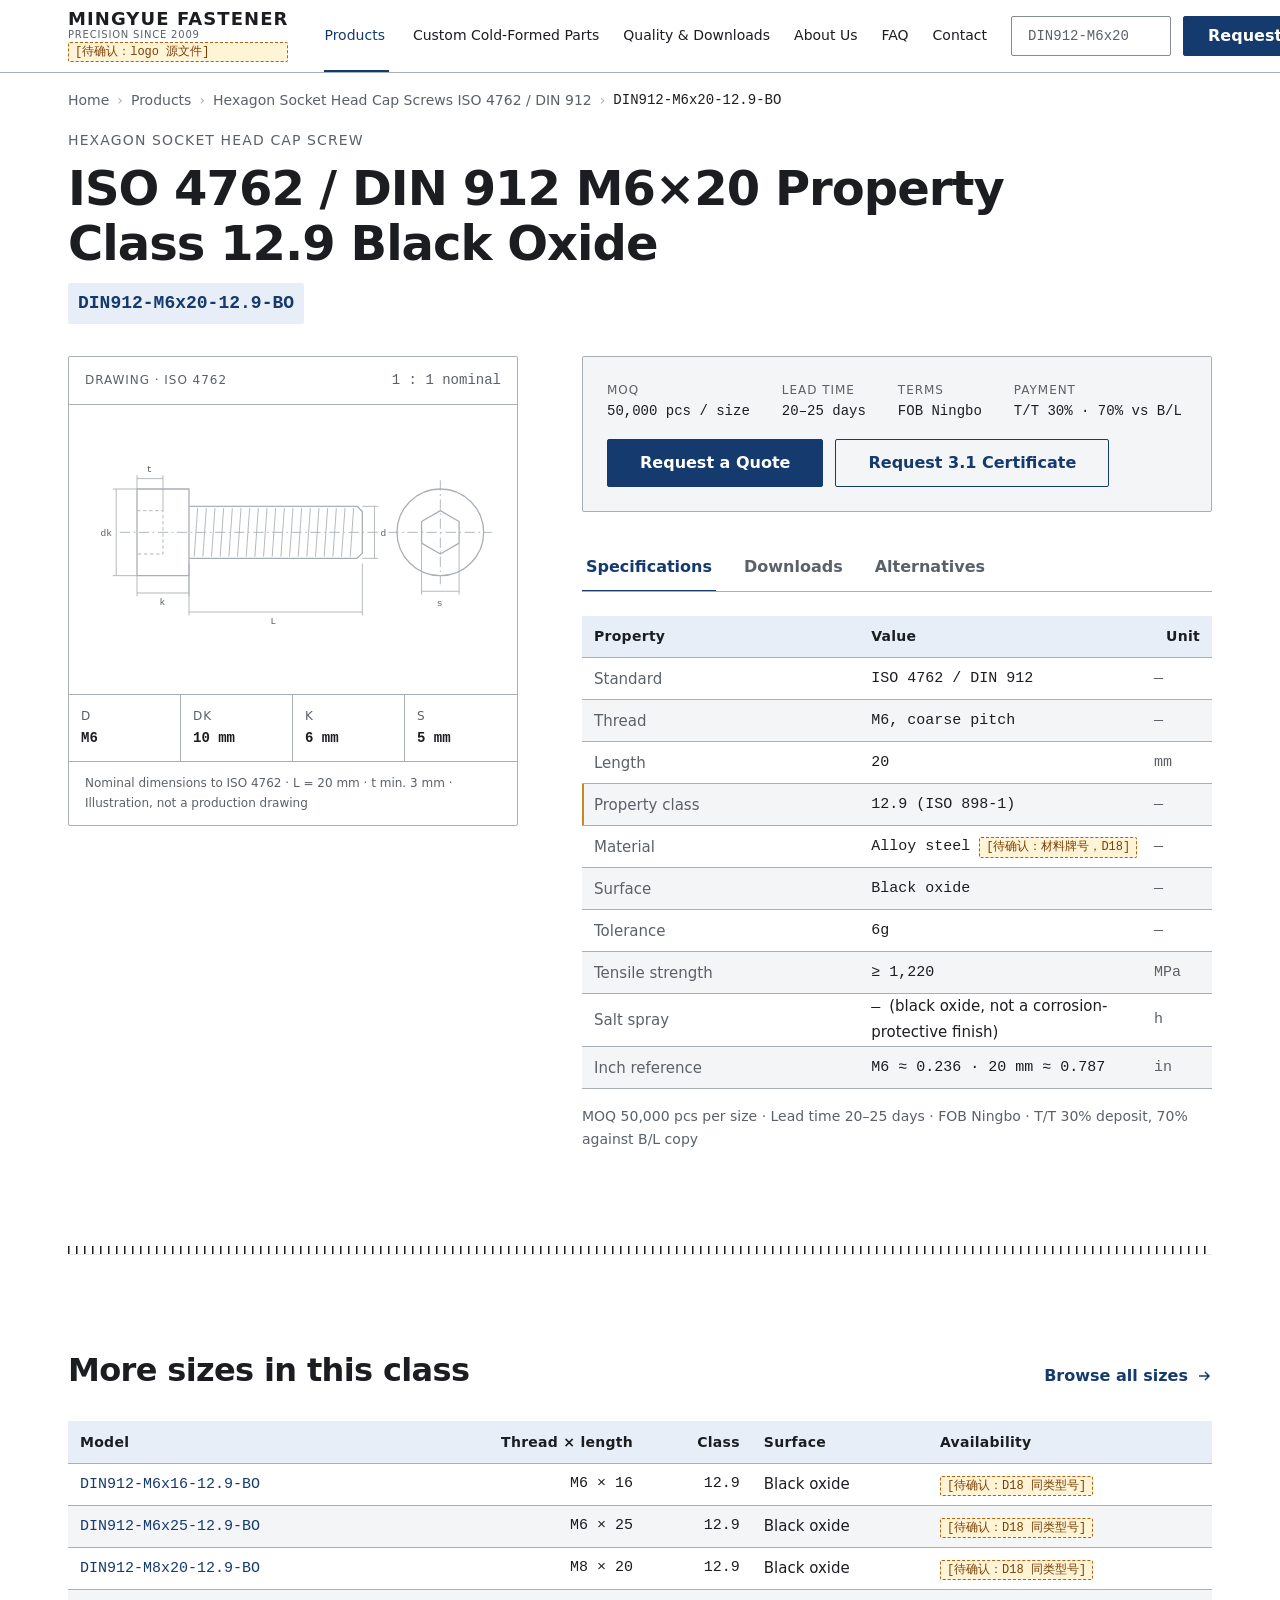
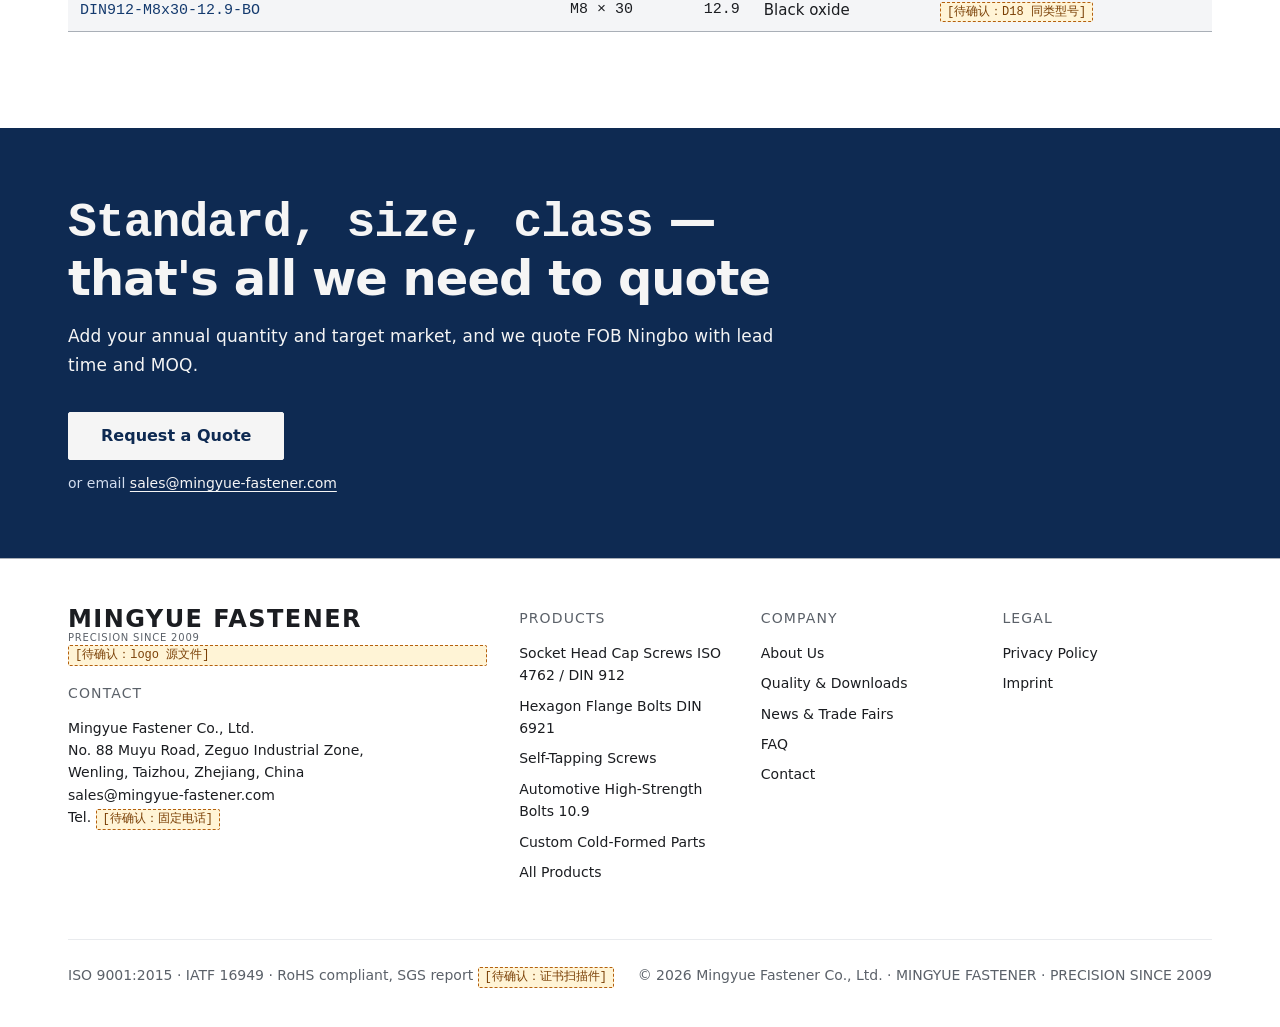
<file: examples/mingyue-fastener/_内部/05-设计/设计稿/model.html>
<!DOCTYPE html>
<html lang="en">
<head>
<meta charset="utf-8">
<meta name="viewport" content="width=device-width, initial-scale=1">
<title>DIN912-M6x20-12.9-BO — Model page (design prototype)</title>
<!--
  设计稿 · 型号详情页模板（样本 1：DIN912-M6x20-12.9-BO）· 桌面 1440 / 手机 390 同一文件响应式
  产出方：设计（b2b-ui-designer）。静态 HTML 原型，不是前端交付物。
  依据：视觉方向单（参考站 C1 bossard BN 5264：线稿 + 属性表 + 下载 + 替代品的层级）、线框 P3-1…P3-4、文案稿 P3-a。
  版式：左 = 尺寸线稿（d、k、dk、s、L 标注，ISO 4762 公称尺寸，设计自绘，D12）；右 = 报价条（MOQ / 交期 / FOB / 付款 + 双按钮）
        → Tabs（Specifications 默认 / Downloads 三栏 / Alternatives）；下方 = 同类型号 4 行小表；页尾 CTA 深底；页脚。
  Tabs：静态原型用 radio + label 的纯 CSS 切换（可点、可键盘），前端按 Kadence Tabs 实现（下划线式，当前态主色 2px）。
  字体 / 令牌 / 图片规则同 home.html 顶部注释。
-->
<style>
/* ============================================================
   0 · 设计令牌（与 视觉系统.md 一致；前端可整段粘贴）
   ============================================================ */
:root{
  /* ---------- 一层 · 原始值 primitive（无含义，只有第二层能引用） ---------- */
  --gray-50:#F4F5F7;  --gray-100:#E9EBEE; --gray-200:#D9DCE1; --gray-300:#A9AFB7; --gray-400:#868C94;
  --gray-500:#5B6169; --gray-600:#454A51; --gray-700:#33373D; --gray-800:#25282D; --gray-900:#1B1D21; --gray-950:#121316;
  --blue-50:#E8EEF7;  --blue-100:#D1DCEE; --blue-200:#A9BEDC; --blue-300:#7A9AC6; --blue-400:#4C73A6;
  --blue-500:#2C5389; --blue-600:#143A6E; --blue-700:#123565; --blue-800:#10305B; --blue-900:#0E2A52; --blue-950:#091C38;
  --straw-50:#FBF3E3; --straw-500:#C98A1E; --straw-700:#A8700F;
  --white:#FFFFFF; --off-white:#F5F5F5;
  --green-50:#E6F4EA; --green-600:#1E7B3A; --green-800:#14552A;
  --amber-50:#FFF4D6; --amber-600:#B4600E; --amber-800:#7A3F05;
  --red-50:#FDECEC;   --red-600:#B3261E;   --red-800:#7D1A14;

  --space-1:4px; --space-2:8px; --space-3:12px; --space-4:16px; --space-5:24px;
  --space-6:32px; --space-7:48px; --space-8:64px; --space-9:96px; --space-10:128px;

  --text-sm:14px; --text-base:16px; --text-md:18px; --text-lg:24px; --text-xl:32px;
  --text-2xl:48px; --text-hero:56px; --text-3xl:64px; --text-table:15px; --text-xs:12px;
  --leading-sm:1.5; --leading-base:1.6; --leading-lg:1.3; --leading-xl:1.2; --leading-2xl:1.15; --leading-hero:1.1; --leading-3xl:1.05;
  --tracking-tight:-0.02em; --tracking-caps:0.08em; --tracking-table:0.02em;
  --weight-regular:400; --weight-medium:500; --weight-semibold:600; --weight-bold:700;

  --font-sans:"Manrope",system-ui,-apple-system,"Segoe UI",Roboto,Arial,Helvetica,sans-serif;
  --font-mono:"IBM Plex Mono",ui-monospace,"SF Mono",Consolas,Menlo,monospace;

  --radius-0:0; --radius-sm:2px; --radius-md:4px;
  --shadow-0:none; --shadow-sm:0 1px 2px rgba(27,29,33,.06); --shadow-md:0 4px 12px rgba(27,29,33,.08);
  --dur-fast:150ms; --dur-base:180ms; --dur-reveal:450ms;
  --z-nav:100; --z-sticky:110; --z-dropdown:120;

  --container-max:1240px; --grid-gap:24px; --prose-max:68ch;

  /* ---------- 二层 · 语义 semantic（成对给：bg / on-bg） ---------- */
  --color-bg:var(--white);                 --color-on-bg:var(--gray-900);
  --color-bg-alt:var(--gray-50);           --color-on-bg-alt:var(--gray-900);
  --color-surface:var(--white);            --color-on-surface:var(--gray-900);
  --color-primary:var(--blue-600);         --color-on-primary:var(--white);
  --color-primary-hover:var(--blue-700);   --color-primary-active:var(--blue-900);
  --color-primary-soft:var(--blue-50);     --color-on-primary-soft:var(--blue-600);
  --color-inverse:var(--blue-900);         --color-on-inverse:var(--off-white);   --color-on-inverse-muted:var(--blue-100);
  --color-muted:var(--gray-50);            --color-on-muted:var(--gray-500);
  --color-text-secondary:var(--gray-500);
  --color-border:var(--gray-300);          --color-border-strong:var(--gray-400);  --color-border-subtle:var(--gray-100);
  --color-ring:var(--blue-600);
  --color-accent:var(--straw-500);         --color-on-accent:var(--gray-900);      --color-accent-text:var(--straw-700);
  --color-line-art:var(--gray-300);        --color-line-art-strong:var(--gray-500); --color-line-art-fill:var(--gray-900);
  --color-success-bg:var(--green-50);      --color-success:var(--green-600);       --color-on-success:var(--green-800);
  --color-warning-bg:var(--amber-50);      --color-warning:var(--amber-600);       --color-on-warning:var(--amber-800);
  --color-danger-bg:var(--red-50);         --color-danger:var(--red-600);          --color-on-danger:var(--red-800);
  --color-info-bg:var(--blue-50);          --color-info:var(--blue-600);           --color-on-info:var(--blue-900);
  /* 审稿标注（[待确认] 占位）专用；上线前清零，不属于品牌色板 */
  --color-review-bg:var(--amber-50);       --color-on-review:var(--amber-800);     --color-review-border:var(--amber-600);

  /* ---------- 三层 · 组件 component（只给会变的部位） ---------- */
  --btn-h:48px; --btn-px:var(--space-6); --btn-radius:var(--radius-sm); --btn-font:var(--text-base);
  --btn-primary-bg:var(--color-primary); --btn-primary-fg:var(--color-on-primary);
  --btn-primary-bg-hover:var(--color-primary-hover); --btn-primary-bg-active:var(--color-primary-active);
  --btn-secondary-border:var(--color-primary); --btn-secondary-fg:var(--color-primary); --btn-secondary-bg-hover:var(--color-primary-soft);
  --btn-inverse-bg:var(--color-on-inverse); --btn-inverse-fg:var(--color-inverse); --btn-inverse-bg-hover:var(--blue-50);
  --btn-disabled-opacity:.4;

  --input-h:48px; --input-bg:var(--color-surface); --input-fg:var(--color-on-surface);
  --input-border:var(--color-border-strong); --input-border-focus:var(--color-primary); --input-placeholder:var(--color-text-secondary);
  --input-radius:var(--radius-sm); --input-error-border:var(--color-danger);

  --card-bg:var(--color-surface); --card-fg:var(--color-on-surface); --card-border:var(--color-border);
  --card-border-hover:var(--color-primary); --card-radius:var(--radius-sm); --card-pad:var(--space-5);

  --badge-bg:var(--color-primary-soft); --badge-fg:var(--color-on-primary-soft);
  --badge-accent-bg:var(--color-accent); --badge-accent-fg:var(--color-on-accent);

  --table-head-bg:var(--color-primary-soft); --table-head-fg:var(--color-on-bg);
  --table-border:var(--color-border); --table-zebra:var(--color-bg-alt); --table-row-h:42px;
  --table-highlight:var(--color-accent); --table-row-hover:var(--color-primary-soft);

  --nav-h:72px; --nav-bg:var(--color-surface); --nav-fg:var(--color-on-surface); --nav-border:var(--color-border);
  --nav-link-active:var(--color-primary); --nav-dropdown-bg:var(--color-surface);

  --form-label-fg:var(--color-on-bg); --form-help-fg:var(--color-text-secondary); --form-error-fg:var(--color-danger);
}

/* ============================================================
   1 · 基础
   ============================================================ */
*,*::before,*::after{box-sizing:border-box}
html{-webkit-text-size-adjust:100%}
body{margin:0;background:var(--color-bg);color:var(--color-on-bg);font-family:var(--font-sans);font-size:var(--text-base);line-height:var(--leading-base);font-variant-numeric:tabular-nums;}
img,svg{display:block;max-width:100%}
a{color:var(--color-primary);text-decoration:none}
a:hover{text-decoration:underline;text-decoration-color:var(--color-accent);text-underline-offset:3px}
a:focus-visible,button:focus-visible,input:focus-visible,[tabindex]:focus-visible{outline:2px solid var(--color-ring);outline-offset:2px}
h1,h2,h3,p,ul,ol,dl,figure{margin:0}
ul,ol{padding:0;list-style:none}
.container{max-width:var(--container-max);margin:0 auto;padding-left:var(--space-4);padding-right:var(--space-4)}
.mono{font-family:var(--font-mono);font-variant-numeric:tabular-nums}
.eyebrow{font-size:var(--text-sm);font-weight:var(--weight-medium);letter-spacing:var(--tracking-caps);text-transform:uppercase;color:var(--color-text-secondary)}
.h2{font-size:var(--text-xl);line-height:var(--leading-xl);font-weight:var(--weight-semibold);letter-spacing:var(--tracking-tight)}
.h3{font-size:var(--text-md);line-height:var(--leading-lg);font-weight:var(--weight-semibold)}
.lead{font-size:var(--text-md);line-height:var(--leading-base);max-width:var(--prose-max)}
.muted{color:var(--color-text-secondary)}
.sr-only{position:absolute;width:1px;height:1px;overflow:hidden;clip:rect(0 0 0 0);white-space:nowrap}
/* [待确认：…] 占位：醒目但不占品牌色 */
.todo{display:inline-block;font-family:var(--font-mono);font-size:var(--text-xs);line-height:1.4;font-weight:var(--weight-medium);color:var(--color-on-review);background:var(--color-review-bg);border:1px dashed var(--color-review-border);border-radius:var(--radius-sm);padding:1px 6px;vertical-align:baseline;white-space:nowrap}
.placeholder{border:1px dashed var(--color-border-strong);background:var(--color-bg-alt);color:var(--color-text-secondary);display:flex;flex-direction:column;align-items:center;justify-content:center;gap:var(--space-2);text-align:center;font-size:var(--text-sm);padding:var(--space-4)}
.placeholder svg{color:var(--color-line-art)}

/* 螺纹节距分隔线（母题②）：等距短竖线，不用通栏实线 */
.pitch{height:8px;width:100%;color:var(--color-line-art)}
.section{padding-top:var(--space-7);padding-bottom:var(--space-7)}
.section-alt{background:var(--color-bg-alt);color:var(--color-on-bg-alt)}
.section-head{display:flex;flex-direction:column;gap:var(--space-2);margin-bottom:var(--space-6)}

/* ============================================================
   2 · 组件
   ============================================================ */
/* 按钮（三级）：主 / 次 / 文字箭头；六态见 组件规范.md */
.btn{display:inline-flex;align-items:center;justify-content:center;gap:var(--space-2);min-height:var(--btn-h);padding:0 var(--btn-px);border-radius:var(--btn-radius);font:inherit;font-size:var(--btn-font);font-weight:var(--weight-semibold);line-height:1;border:1px solid transparent;cursor:pointer;text-decoration:none;transition:background-color var(--dur-base),border-color var(--dur-base),transform var(--dur-fast);white-space:nowrap}
.btn:hover{text-decoration:none}
.btn-primary{background:var(--btn-primary-bg);color:var(--btn-primary-fg);border-color:var(--btn-primary-bg)}
.btn-primary:hover{background:var(--btn-primary-bg-hover);border-color:var(--btn-primary-bg-hover)}
.btn-primary:active{background:var(--btn-primary-bg-active);border-color:var(--btn-primary-bg-active);transform:translateY(1px)}
.btn-secondary{background:transparent;color:var(--btn-secondary-fg);border-color:var(--btn-secondary-border)}
.btn-secondary:hover{background:var(--btn-secondary-bg-hover)}
.btn-secondary:active{background:var(--color-primary-soft);transform:translateY(1px)}
.btn-inverse{background:var(--btn-inverse-bg);color:var(--btn-inverse-fg);border-color:var(--btn-inverse-bg)}
.btn-inverse:hover{background:var(--btn-inverse-bg-hover);border-color:var(--btn-inverse-bg-hover)}
.btn-inverse:active{transform:translateY(1px)}
.btn[aria-disabled="true"],.btn:disabled{opacity:var(--btn-disabled-opacity);cursor:not-allowed;pointer-events:none}
.btn-link{display:inline-flex;align-items:center;gap:var(--space-2);font-weight:var(--weight-semibold);color:var(--color-primary)}
.btn-link svg{width:16px;height:16px;transition:transform var(--dur-fast)}
.btn-link:hover svg{transform:translateX(2px)}

/* 输入框 */
.input{height:var(--input-h);width:100%;padding:0 var(--space-4);font:inherit;font-size:var(--text-base);color:var(--input-fg);background:var(--input-bg);border:1px solid var(--input-border);border-radius:var(--input-radius);transition:border-color var(--dur-base)}
.input::placeholder{color:var(--input-placeholder)}
.input:hover{border-color:var(--color-on-bg)}
.input:focus{outline:none;border-color:var(--input-border-focus);box-shadow:0 0 0 2px var(--color-primary-soft)}
.input.mono{font-family:var(--font-mono);font-size:var(--text-sm)}

/* 卡片 */
.card{display:block;background:var(--card-bg);color:var(--card-fg);border:1px solid var(--card-border);border-radius:var(--card-radius);padding:var(--card-pad);transition:transform var(--dur-base),border-color var(--dur-base);text-decoration:none}
a.card:hover{transform:translateY(-2px);border-color:var(--card-border-hover);text-decoration:none}
a.card:active{transform:translateY(0)}

/* 徽章 / 标签 */
.badge{display:inline-block;font-size:var(--text-xs);line-height:1;font-weight:var(--weight-semibold);letter-spacing:var(--tracking-caps);text-transform:uppercase;padding:5px 8px;border-radius:var(--radius-sm);background:var(--badge-bg);color:var(--badge-fg)}
.badge-accent{background:var(--badge-accent-bg);color:var(--badge-accent-fg)}

/* 参数表 */
.spec{width:100%;border-collapse:collapse;font-size:var(--text-table);font-variant-numeric:tabular-nums}
.spec th,.spec td{text-align:left;padding:0 var(--space-3);height:var(--table-row-h);border-bottom:1px solid var(--table-border);vertical-align:middle}
.spec thead th{background:var(--table-head-bg);color:var(--table-head-fg);font-size:var(--text-sm);font-weight:var(--weight-semibold);letter-spacing:var(--tracking-table)}
.spec tbody tr:nth-child(even) td,.spec tbody tr:nth-child(even) th{background:var(--table-zebra)}
.spec tbody th{font-weight:var(--weight-medium);color:var(--color-text-secondary);width:44%;white-space:nowrap}
.spec th.num{text-align:right}
.spec td.val{font-family:var(--font-mono);font-weight:var(--weight-medium);text-align:right;white-space:nowrap}
.spec td.unit{font-family:var(--font-mono);color:var(--color-text-secondary);width:56px;padding-left:0}
.spec tr.is-highlight th{box-shadow:inset 2px 0 0 var(--table-highlight)}

/* ============================================================
   3 · 导航
   ============================================================ */
.nav{position:sticky;top:0;z-index:var(--z-nav);background:var(--nav-bg);color:var(--nav-fg);border-bottom:1px solid var(--nav-border)}
.nav .container{display:flex;align-items:center;gap:var(--space-5);height:var(--nav-h)}
.logo{display:flex;flex-direction:column;gap:2px;color:var(--color-on-bg);text-decoration:none;flex:none}
.logo:hover{text-decoration:none}
.logo .wordmark{font-weight:var(--weight-bold);font-size:var(--text-md);letter-spacing:0.06em;line-height:1}
.logo .tagline{font-size:10px;letter-spacing:var(--tracking-caps);text-transform:uppercase;color:var(--color-text-secondary);line-height:1}
.nav-menu{display:none;align-items:center;gap:var(--space-5);margin-left:var(--space-3);flex:1}
.nav-menu>li{position:relative}
.nav-menu>li>a{display:inline-flex;align-items:center;gap:var(--space-1);height:var(--nav-h);white-space:nowrap;color:var(--color-on-bg);font-weight:var(--weight-medium);font-size:var(--text-sm);border-bottom:2px solid transparent}
.nav-menu>li>a:hover{text-decoration:none;color:var(--nav-link-active)}
.nav-menu>li>a[aria-current="page"]{color:var(--nav-link-active);border-bottom-color:var(--nav-link-active)}
.nav-menu>li>a svg{width:12px;height:12px}
/* Products 下拉：多列文字分组，真实 DOM，悬停 / 聚焦打开（静态原型用 CSS :hover / :focus-within） */
.dropdown{position:absolute;top:100%;left:calc(-1 * var(--space-5));z-index:var(--z-dropdown);display:none;grid-template-columns:repeat(3,auto);gap:var(--space-7);min-width:720px;padding:var(--space-5) var(--space-6);background:var(--nav-dropdown-bg);border:1px solid var(--nav-border);border-top:0;box-shadow:var(--shadow-md)}
.nav-menu>li:hover .dropdown,.nav-menu>li:focus-within .dropdown{display:grid}
.dropdown .eyebrow{margin-bottom:var(--space-3)}
.dropdown li{margin-bottom:var(--space-2)}
.dropdown a{color:var(--color-on-bg);font-size:var(--text-sm)}
.dropdown a .mono{display:block;color:var(--color-text-secondary);font-size:var(--text-xs);margin-top:2px}
.nav-tools{display:none;align-items:center;gap:var(--space-3);margin-left:auto}
.nav-tools .input{width:160px;height:40px}
.nav-tools .btn{min-height:40px;padding:0 var(--space-5)}
.nav-burger{margin-left:auto;display:inline-flex;align-items:center;justify-content:center;width:44px;height:44px;background:none;border:1px solid var(--color-border);border-radius:var(--radius-sm);color:var(--color-on-bg);cursor:pointer}
.nav-burger svg{width:22px;height:22px}

/* 手机底部粘性询盘条（≥1024 隐藏） */
.sticky-bar{position:fixed;left:0;right:0;bottom:0;z-index:var(--z-sticky);height:56px;padding:var(--space-1) var(--space-4);background:var(--color-surface);border-top:1px solid var(--color-border);display:flex;align-items:center}
.sticky-bar .btn{width:100%}
body{padding-bottom:56px}

/* ============================================================
   4 · 型号页区块
   ============================================================ */
.crumbs{font-size:var(--text-sm);color:var(--color-text-secondary);padding:var(--space-4) 0;display:flex;flex-wrap:wrap;gap:var(--space-2)}
.crumbs a{color:var(--color-text-secondary)}
.crumbs span[aria-hidden]{color:var(--color-border)}
.crumbs .current{color:var(--color-on-bg);font-family:var(--font-mono)}

.product-head{padding-bottom:var(--space-6)}
.product-head h1{font-size:var(--text-xl);line-height:var(--leading-xl);font-weight:var(--weight-bold);letter-spacing:var(--tracking-tight);max-width:30ch}
.product-head .model{display:inline-flex;align-items:center;gap:var(--space-2);margin-top:var(--space-3);font-family:var(--font-mono);font-weight:var(--weight-semibold);font-size:var(--text-md);padding:6px 10px;background:var(--badge-bg);color:var(--badge-fg);border-radius:var(--radius-sm)}

.product{display:grid;grid-template-columns:minmax(0,1fr);gap:var(--space-6);padding-bottom:var(--space-7)}
.product>*{min-width:0}
/* 左：线稿图纸位 */
.drawing-panel{border:1px solid var(--card-border);border-radius:var(--card-radius);background:var(--card-bg);overflow:hidden}
.drawing-panel .head{display:flex;justify-content:space-between;align-items:center;padding:var(--space-3) var(--space-4);border-bottom:1px solid var(--table-border);font-size:var(--text-sm)}
.drawing-panel .head .eyebrow{font-size:var(--text-xs)}
.drawing-panel .art{padding:var(--space-6) var(--space-4);color:var(--color-line-art)}
.drawing-panel .art text{font-family:var(--font-mono);font-size:11px;fill:var(--color-line-art-strong)}
.drawing-panel .dims{display:grid;grid-template-columns:repeat(4,minmax(0,1fr));border-top:1px solid var(--table-border)}
.drawing-panel .dims div{padding:var(--space-3) var(--space-3);min-width:0;border-right:1px solid var(--table-border);font-size:var(--text-sm)}
.drawing-panel .dims div:last-child{border-right:0}
.drawing-panel .dims .k{display:block;color:var(--color-text-secondary);font-size:var(--text-xs);letter-spacing:var(--tracking-caps);text-transform:uppercase}
.drawing-panel .dims .v{font-family:var(--font-mono);font-weight:var(--weight-semibold)}
.drawing-panel .foot{padding:var(--space-3) var(--space-4);font-size:var(--text-xs);color:var(--color-text-secondary);border-top:1px solid var(--table-border)}

/* 右：报价条 + Tabs */
.quote-strip{border:1px solid var(--card-border);border-radius:var(--card-radius);padding:var(--space-5);display:grid;gap:var(--space-4);background:var(--color-bg-alt)}
.quote-strip dl{display:grid;grid-template-columns:repeat(2,minmax(0,1fr));gap:var(--space-3) var(--space-4);font-size:var(--text-sm)}
.quote-strip dt{color:var(--color-text-secondary);font-size:var(--text-xs);letter-spacing:var(--tracking-caps);text-transform:uppercase;font-weight:var(--weight-medium)}
.quote-strip dd{margin:0;font-family:var(--font-mono);font-weight:var(--weight-medium)}
.quote-strip .actions{display:flex;flex-direction:column;gap:var(--space-3)}
.quote-strip .actions .btn{width:100%}

.tabs{margin-top:var(--space-6);position:relative}
.tabs>input{position:absolute;opacity:0;width:1px;height:1px;pointer-events:none}
.tablist{display:flex;gap:var(--space-5);border-bottom:1px solid var(--color-border);overflow-x:auto}
.tablist label{display:inline-flex;align-items:center;height:48px;padding:0 var(--space-1);font-weight:var(--weight-semibold);font-size:var(--text-base);color:var(--color-text-secondary);border-bottom:2px solid transparent;margin-bottom:-1px;cursor:pointer;white-space:nowrap;transition:color var(--dur-base)}
.tablist label:hover{color:var(--color-on-bg)}
.panels>.panel{display:none;padding-top:var(--space-5)}
#tab-spec:checked~.tablist label[for="tab-spec"],#tab-dl:checked~.tablist label[for="tab-dl"],#tab-alt:checked~.tablist label[for="tab-alt"]{color:var(--color-primary);border-bottom-color:var(--color-primary)}
#tab-spec:checked~.panels .panel-spec,#tab-dl:checked~.panels .panel-dl,#tab-alt:checked~.panels .panel-alt{display:block}
#tab-spec:focus-visible~.tablist label[for="tab-spec"],#tab-dl:focus-visible~.tablist label[for="tab-dl"],#tab-alt:focus-visible~.tablist label[for="tab-alt"]{outline:2px solid var(--color-ring);outline-offset:-2px}

/* 参数表（手机横滚、首列固定） */
.table-scroll{overflow-x:auto;-webkit-overflow-scrolling:touch}
.table-scroll .spec{min-width:100%}
.table-scroll .spec th[scope="row"],.table-scroll .spec tbody td:first-child{position:sticky;left:0;background:var(--color-surface);z-index:1}
.table-scroll .spec tbody tr:nth-child(even) th[scope="row"],.table-scroll .spec tbody tr:nth-child(even) td:first-child{background:var(--table-zebra)}
.spec td.val.left{text-align:left}
.spec td.note{color:var(--color-text-secondary);font-size:var(--text-sm)}
.spec td .note{white-space:normal;font-family:var(--font-sans);font-weight:var(--weight-regular)}

/* Downloads 三栏 */
.dl-grid{display:grid;grid-template-columns:1fr;gap:var(--space-4)}
.dl-col{border:1px solid var(--card-border);border-radius:var(--card-radius);padding:var(--space-4)}
.dl-col .h3{display:flex;align-items:center;gap:var(--space-2);margin-bottom:var(--space-3)}
.dl-col .h3 svg{width:20px;height:20px;color:var(--color-line-art-strong)}
.dl-col li{display:flex;justify-content:space-between;gap:var(--space-3);padding:var(--space-2) 0;border-top:1px solid var(--color-border-subtle);font-size:var(--text-sm)}
.dl-col li:first-of-type{border-top:0}
.dl-col li .meta{font-family:var(--font-mono);color:var(--color-text-secondary);white-space:nowrap}
.dl-note{margin-top:var(--space-4);font-size:var(--text-sm);color:var(--color-text-secondary)}

/* 相关型号 */
.related{padding-top:var(--space-7);padding-bottom:var(--space-7);border-top:1px solid var(--color-border-subtle)}
.related .section-head{flex-direction:row;justify-content:space-between;align-items:baseline;flex-wrap:wrap}
.spec td.model a{font-family:var(--font-mono);font-weight:var(--weight-medium);color:var(--color-primary)}

/* 页尾 CTA + 页脚（同首页 H7 / 页脚） */
.cta-end{background:var(--color-inverse);color:var(--color-on-inverse);padding-top:var(--space-8);padding-bottom:var(--space-8)}
.cta-end .h2{font-size:var(--text-xl);font-weight:var(--weight-bold);color:var(--color-on-inverse)}
.cta-end .h2 .mono{font-weight:var(--weight-semibold)}
.cta-end p{margin-top:var(--space-4);font-size:17px;line-height:1.7;font-weight:var(--weight-medium);letter-spacing:0.01em;max-width:var(--prose-max);color:var(--color-on-inverse)}
.cta-end .actions{margin-top:var(--space-6);display:flex;flex-direction:column;gap:var(--space-3);align-items:flex-start}
.cta-end .actions small{font-size:var(--text-sm);color:var(--color-on-inverse-muted)}
.cta-end .actions small a{color:var(--color-on-inverse);text-decoration:underline;text-underline-offset:3px}
.footer{border-top:1px solid var(--color-border);padding-top:var(--space-7);padding-bottom:var(--space-7);font-size:var(--text-sm)}
.footer .cols{display:grid;grid-template-columns:1fr;gap:var(--space-6)}
.footer .eyebrow{margin-bottom:var(--space-3)}
.footer li{margin-bottom:var(--space-2)}
.footer a{color:var(--color-on-bg)}
.footer address{font-style:normal;line-height:var(--leading-base)}
.footer .logo .wordmark{font-size:var(--text-lg)}
.footer .bottom{margin-top:var(--space-7);padding-top:var(--space-5);border-top:1px solid var(--color-border-subtle);display:flex;flex-direction:column;gap:var(--space-2);color:var(--color-text-secondary)}

/* ============================================================
   5 · 断点：640 / 1024 / 1280（手机优先）
   ============================================================ */
@media (min-width:640px){
  .container{padding-left:var(--space-6);padding-right:var(--space-6)}
  .product-head h1{font-size:var(--text-2xl);line-height:var(--leading-2xl)}
  .quote-strip dl{grid-template-columns:repeat(4,minmax(0,auto));justify-content:start;column-gap:var(--space-6)}
  .quote-strip .actions{flex-direction:row;flex-wrap:wrap}
  .quote-strip .actions .btn{width:auto}
  .dl-grid{grid-template-columns:repeat(3,1fr)}
  .footer .cols{grid-template-columns:repeat(2,1fr)}
}
@media (min-width:1024px){
  .container{padding-left:var(--space-7);padding-right:var(--space-7)}
  .nav-menu,.nav-tools{display:flex}
  .nav-burger,.sticky-bar{display:none}
  body{padding-bottom:0}
  .product{grid-template-columns:5fr 7fr;gap:var(--space-8);align-items:start;padding-bottom:var(--space-9)}
  .drawing-panel{position:sticky;top:calc(var(--nav-h) + var(--space-5))}
  .related{padding-top:var(--space-9);padding-bottom:var(--space-9)}
  .cta-end .h2{font-size:var(--text-2xl);line-height:var(--leading-2xl);max-width:24ch}
  .footer .cols{grid-template-columns:2fr 1fr 1fr 1fr}
  .footer .bottom{flex-direction:row;justify-content:space-between}
}
@media (prefers-reduced-motion:reduce){
  *{transition:none !important}
}
</style>
</head>
<body>

<svg width="0" height="0" style="position:absolute" aria-hidden="true">
  <defs>
    <pattern id="pitch" width="8" height="8" patternUnits="userSpaceOnUse">
      <line x1="0.75" y1="0" x2="0.75" y2="8" stroke="currentColor" stroke-width="1.5"/>
    </pattern>
    <symbol id="hex-socket" viewBox="0 0 48 48">
      <circle cx="24" cy="24" r="20" fill="none" stroke="currentColor" stroke-width="1.5"/>
      <polygon points="24,12.5 33.96,18.25 33.96,29.75 24,35.5 14.04,29.75 14.04,18.25" fill="none" stroke="currentColor" stroke-width="1.5" stroke-linejoin="round"/>
    </symbol>
  </defs>
</svg>

<!-- ================= G-1 导航（同首页；Products 当前态） ================= -->
<header class="nav">
  <div class="container">
    <a class="logo" href="/" aria-label="Mingyue Fastener Co., Ltd.">
      <span class="wordmark">MINGYUE FASTENER</span>
      <span class="tagline">Precision since 2009</span>
      <span class="todo">[待确认：logo 源文件]</span>
    </a>
    <ul class="nav-menu">
      <li>
        <a href="/products/" aria-haspopup="true" aria-current="page">Products <svg viewBox="0 0 12 12" fill="none" stroke="currentColor" stroke-width="1.5"><path d="M2 4l4 4 4-4"/></svg></a>
        <div class="dropdown">
          <div>
            <div class="eyebrow">By standard</div>
            <ul>
              <li><a href="/products/socket-head-cap-screws-iso-4762-din-912/">Hexagon Socket Head Cap Screws<span class="mono">ISO 4762 / DIN 912</span></a></li>
              <li><a href="/products/hexagon-flange-bolts-din-6921/">Hexagon Flange Bolts<span class="mono">DIN 6921</span></a></li>
              <li><a href="/products/self-tapping-screws/">Self-Tapping Screws<span class="mono"><span class="todo">[待确认：标准号]</span></span></a></li>
              <li><a href="/products/automotive-high-strength-bolts-10-9/">Automotive High-Strength Bolts<span class="mono">Property class 10.9</span></a></li>
            </ul>
          </div>
          <div>
            <div class="eyebrow">To your drawing</div>
            <ul><li><a href="/custom-cold-formed-parts/">Custom Cold-Formed Parts<span class="mono">STEP / PDF</span></a></li></ul>
          </div>
          <div>
            <div class="eyebrow">All</div>
            <ul><li><a href="/products/">Browse all sizes →</a></li></ul>
          </div>
        </div>
      </li>
      <li><a href="/custom-cold-formed-parts/">Custom Cold-Formed Parts</a></li>
      <li><a href="/quality-downloads/">Quality &amp; Downloads</a></li>
      <li><a href="/about/">About Us</a></li>
      <li><a href="/faq/">FAQ</a></li>
      <li><a href="/contact/">Contact</a></li>
    </ul>
    <form class="nav-tools" action="/products/" role="search">
      <label class="sr-only" for="q">Search by model string or standard</label>
      <input class="input mono" id="q" name="s" type="search" placeholder="DIN912-M6x20" aria-label="Search by model string or standard">
      <a class="btn btn-primary" href="/contact/?model=DIN912-M6x20-12.9-BO">Request a Quote</a>
    </form>
    <button class="nav-burger" type="button" aria-label="Open menu" aria-expanded="false">
      <svg viewBox="0 0 22 22" fill="none" stroke="currentColor" stroke-width="1.5"><path d="M2 5h18M2 11h18M2 17h18"/></svg>
    </button>
  </div>
</header>

<main class="container">

  <!-- P3-1 面包屑 + H1 + 型号串 -->
  <nav class="crumbs" aria-label="Breadcrumb">
    <a href="/">Home</a><span aria-hidden="true">›</span>
    <a href="/products/">Products</a><span aria-hidden="true">›</span>
    <a href="/products/socket-head-cap-screws-iso-4762-din-912/">Hexagon Socket Head Cap Screws ISO 4762 / DIN 912</a><span aria-hidden="true">›</span>
    <span class="current">DIN912-M6x20-12.9-BO</span>
  </nav>
  <header class="product-head">
    <span class="eyebrow">Hexagon socket head cap screw</span>
    <h1 style="margin-top:var(--space-2)">ISO 4762 / DIN 912 M6×20 Property Class 12.9 Black Oxide</h1>
    <span class="model">DIN912-M6x20-12.9-BO</span>
  </header>

  <!-- P3-2 / P3-3 -->
  <div class="product">
    <!-- 左：尺寸线稿（d、k、dk、s、L；ISO 4762 公称尺寸，设计自绘，L3 示意；Downloads 里的 Drawing (SVG) 即此图） -->
    <figure class="drawing-panel">
      <div class="head">
        <span class="eyebrow">Drawing · ISO 4762</span>
        <span class="mono muted">1 : 1 nominal</span>
      </div>
      <svg class="art" viewBox="0 0 480 260" role="img" aria-labelledby="t-draw">
        <title id="t-draw">DIN912-M6x20-12.9-BO</title>
        <desc>Dimensioned line drawing of ISO 4762 / DIN 912 M6×20 socket head cap screw: d, k, dk, s</desc>
        <g fill="none" stroke="currentColor" stroke-width="1.5" stroke-linejoin="round">
          <!-- 侧视：头 k×dk、沉孔隐藏线、杆 d×L、倒角、螺纹 -->
          <rect x="60" y="60" width="60" height="100"/>
          <path d="M60 85 H90 V135 H60" stroke-dasharray="4 3" stroke-width="1"/>
          <path d="M120 80 H314 L320 86 V134 L314 140 H120"/>
          <path d="M130 82 L126 138 M140 82 L136 138 M150 82 L146 138 M160 82 L156 138 M170 82 L166 138 M180 82 L176 138 M190 82 L186 138 M200 82 L196 138 M210 82 L206 138 M220 82 L216 138 M230 82 L226 138 M240 82 L236 138 M250 82 L246 138 M260 82 L256 138 M270 82 L266 138 M280 82 L276 138 M290 82 L286 138 M300 82 L296 138 M310 82 L306 138" stroke-width="1"/>
          <!-- 中心线 -->
          <path d="M40 110 H340" stroke-dasharray="12 4 2 4" stroke-width="1"/>
          <!-- 端视 -->
          <circle cx="410" cy="110" r="50"/>
          <polygon points="410,85 431.65,97.5 431.65,122.5 410,135 388.35,122.5 388.35,97.5"/>
          <path d="M410 50 V170 M350 110 H470" stroke-dasharray="12 4 2 4" stroke-width="1"/>
        </g>
        <!-- 尺寸线：dk / k / d / L / s / t -->
        <g fill="none" stroke="currentColor" stroke-width="1">
          <path d="M36 60 V160 M32 60 H60 M32 160 H60"/>
          <path d="M60 184 V160 M120 184 V160 M60 180 H120"/>
          <path d="M338 80 H320 M338 140 H320 M334 80 V140"/>
          <path d="M120 206 V146 M320 206 V146 M120 202 H320"/>
          <path d="M388.35 182 V122.5 M431.65 182 V122.5 M388.35 178 H431.65"/>
          <path d="M60 44 V60 M90 44 V85 M60 48 H90"/>
        </g>
        <g>
          <text x="18" y="114">dk</text>
          <text x="86" y="194">k</text>
          <text x="341" y="114">d</text>
          <text x="214" y="216">L</text>
          <text x="406" y="195">s</text>
          <text x="71" y="40">t</text>
        </g>
      </svg>
      <div class="dims" aria-label="Nominal dimensions to ISO 4762">
        <div><span class="k">d</span><span class="v">M6</span></div>
        <div><span class="k">dk</span><span class="v">10 mm</span></div>
        <div><span class="k">k</span><span class="v">6 mm</span></div>
        <div><span class="k">s</span><span class="v">5 mm</span></div>
      </div>
      <figcaption class="foot">Nominal dimensions to ISO 4762 · L = 20 mm · t min. 3 mm · Illustration, not a production drawing</figcaption>
    </figure>

    <!-- 右：报价条 + Tabs -->
    <div>
      <div class="quote-strip">
        <dl>
          <div><dt>MOQ</dt><dd>50,000 pcs / size</dd></div>
          <div><dt>Lead time</dt><dd>20–25 days</dd></div>
          <div><dt>Terms</dt><dd>FOB Ningbo</dd></div>
          <div><dt>Payment</dt><dd>T/T 30% · 70% vs B/L</dd></div>
        </dl>
        <div class="actions">
          <a class="btn btn-primary" href="/contact/?model=DIN912-M6x20-12.9-BO">Request a Quote</a>
          <a class="btn btn-secondary" href="/contact/?model=DIN912-M6x20-12.9-BO&amp;topic=3.1">Request 3.1 Certificate</a>
        </div>
      </div>

      <div class="tabs">
        <input type="radio" name="tabs" id="tab-spec" checked>
        <input type="radio" name="tabs" id="tab-dl">
        <input type="radio" name="tabs" id="tab-alt">
        <div class="tablist" role="tablist">
          <label for="tab-spec" role="tab">Specifications</label>
          <label for="tab-dl" role="tab">Downloads</label>
          <label for="tab-alt" role="tab">Alternatives</label>
        </div>
        <div class="panels">
          <!-- Tab 1 · Specifications（默认；10 行固定字段；单位独立列；数值 tabular） -->
          <div class="panel panel-spec" role="tabpanel">
            <div class="table-scroll">
              <table class="spec">
                <thead><tr><th scope="col">Property</th><th scope="col">Value</th><th scope="col">Unit</th></tr></thead>
                <tbody>
                  <tr><th scope="row">Standard</th><td class="val left">ISO 4762 / DIN 912</td><td class="unit">—</td></tr>
                  <tr><th scope="row">Thread</th><td class="val left">M6, coarse pitch</td><td class="unit">—</td></tr>
                  <tr><th scope="row">Length</th><td class="val left">20</td><td class="unit">mm</td></tr>
                  <tr class="is-highlight"><th scope="row">Property class</th><td class="val left">12.9 (ISO 898-1)</td><td class="unit">—</td></tr>
                  <tr><th scope="row">Material</th><td class="val left">Alloy steel <span class="todo">[待确认：材料牌号，D18]</span></td><td class="unit">—</td></tr>
                  <tr><th scope="row">Surface</th><td class="val left">Black oxide</td><td class="unit">—</td></tr>
                  <tr><th scope="row">Tolerance</th><td class="val left">6g</td><td class="unit">—</td></tr>
                  <tr><th scope="row">Tensile strength</th><td class="val left">≥ 1,220</td><td class="unit">MPa</td></tr>
                  <tr><th scope="row">Salt spray</th><td class="val left">— <span class="note">(black oxide, not a corrosion-protective finish)</span></td><td class="unit">h</td></tr>
                  <tr><th scope="row">Inch reference</th><td class="val left">M6 ≈ 0.236 · 20 mm ≈ 0.787</td><td class="unit">in</td></tr>
                </tbody>
              </table>
            </div>
            <p class="dl-note">MOQ 50,000 pcs per size · Lead time 20–25 days · FOB Ningbo · T/T 30% deposit, 70% against B/L copy</p>
          </div>

          <!-- Tab 2 · Downloads（三栏：Datasheet / Drawing / Certificates；未到显示占位不放坏链） -->
          <div class="panel panel-dl" role="tabpanel">
            <div class="dl-grid">
              <div class="dl-col">
                <div class="h3"><svg viewBox="0 0 20 20" fill="none" stroke="currentColor" stroke-width="1.5"><path d="M5 2h7l4 4v12H5z M12 2v4h4 M7 11h6M7 14h6"/></svg>Datasheet</div>
                <ul>
                  <li><span>Datasheet (PDF)</span><span class="meta">PDF coming</span></li>
                  <li><span class="todo">[待确认：参数表 Excel 未到]</span></li>
                </ul>
              </div>
              <div class="dl-col">
                <div class="h3"><svg viewBox="0 0 20 20" fill="none" stroke="currentColor" stroke-width="1.5"><path d="M3 4h14v12H3z M3 10h14 M8 4v12"/></svg>Drawing</div>
                <ul>
                  <li><a href="#t-draw">Drawing (SVG)</a><span class="meta">SVG · 6 KB</span></li>
                  <li><span class="muted">Dimensions d, k, dk, s to ISO 4762</span></li>
                </ul>
              </div>
              <div class="dl-col">
                <div class="h3"><svg viewBox="0 0 20 20" fill="none" stroke="currentColor" stroke-width="1.5"><path d="M10 2l2.5 2.5H16v3.5L18 10l-2 2v3.5h-3.5L10 18l-2.5-2.5H4V12l-2-2 2-2V4.5h3.5z"/></svg>Certificates</div>
                <ul>
                  <li><span>ISO 9001:2015 (PDF)</span><span class="meta">PDF coming</span></li>
                  <li><span>IATF 16949 (PDF)</span><span class="meta">PDF coming</span></li>
                  <li><span class="todo">[待确认：证书扫描件]</span></li>
                </ul>
              </div>
            </div>
            <p class="dl-note">EN 10204 3.1 certificate: request per order with the button above.</p>
          </div>

          <!-- Tab 3 · Alternatives（同规格换表面处理 / 等级，≤ 4 项） -->
          <div class="panel panel-alt" role="tabpanel">
            <p style="max-width:var(--prose-max)">Same size in other finishes or classes: <span class="todo">[待确认：同规格替代型号，D18]</span>. Request a Quote and state the finish you need; zinc plating and zinc flake on this size are quoted on request <span class="todo">[待确认：是否提供，D20]</span>.</p>
            <div class="table-scroll" style="margin-top:var(--space-4)">
              <table class="spec">
                <thead><tr><th scope="col">Model</th><th scope="col">Surface</th><th scope="col" class="num">Class</th><th scope="col">Status</th></tr></thead>
                <tbody>
                  <tr><td class="model"><span class="mono">DIN912-M6x20-12.9-ZP</span></td><td>Zinc plating</td><td class="val">12.9</td><td class="note"><span class="todo">[待确认：是否提供，D20]</span></td></tr>
                  <tr><td class="model"><span class="mono">DIN912-M6x20-12.9-ZF</span></td><td>Zinc flake</td><td class="val">12.9</td><td class="note"><span class="todo">[待确认：是否提供，D20]</span></td></tr>
                </tbody>
              </table>
            </div>
          </div>
        </div>
      </div>
    </div>
  </div>

  <svg class="pitch" aria-hidden="true"><rect width="100%" height="8" fill="url(#pitch)"/></svg>

  <!-- P3-4 相关型号：4 行小表 + Browse all sizes -->
  <section class="related" id="related">
    <div class="section-head">
      <h2 class="h2">More sizes in this class</h2>
      <a class="btn-link" href="/products/?category=socket-head-cap-screws-iso-4762-din-912">Browse all sizes <svg viewBox="0 0 16 16" fill="none" stroke="currentColor" stroke-width="1.5"><path d="M3 8h10M9 4l4 4-4 4"/></svg></a>
    </div>
    <div class="table-scroll">
      <table class="spec">
        <thead><tr><th scope="col">Model</th><th scope="col" class="num">Thread × length</th><th scope="col" class="num">Class</th><th scope="col">Surface</th><th scope="col">Availability</th></tr></thead>
        <tbody>
          <tr><td class="model"><a href="/products/din912-m6x16-12-9-bo/">DIN912-M6x16-12.9-BO</a></td><td class="val">M6 × 16</td><td class="val">12.9</td><td>Black oxide</td><td class="note"><span class="todo">[待确认：D18 同类型号]</span></td></tr>
          <tr><td class="model"><a href="/products/din912-m6x25-12-9-bo/">DIN912-M6x25-12.9-BO</a></td><td class="val">M6 × 25</td><td class="val">12.9</td><td>Black oxide</td><td class="note"><span class="todo">[待确认：D18 同类型号]</span></td></tr>
          <tr><td class="model"><a href="/products/din912-m8x20-12-9-bo/">DIN912-M8x20-12.9-BO</a></td><td class="val">M8 × 20</td><td class="val">12.9</td><td>Black oxide</td><td class="note"><span class="todo">[待确认：D18 同类型号]</span></td></tr>
          <tr><td class="model"><a href="/products/din912-m8x30-12-9-bo/">DIN912-M8x30-12.9-BO</a></td><td class="val">M8 × 30</td><td class="val">12.9</td><td>Black oxide</td><td class="note"><span class="todo">[待确认：D18 同类型号]</span></td></tr>
        </tbody>
      </table>
    </div>
  </section>
</main>

<!-- 页尾 CTA（深底；与 P3-2 之间隔 P3-3、P3-4；文案沿用首页 H7，型号预填） -->
<section class="cta-end" id="cta-end">
  <div class="container">
    <h2 class="h2"><span class="mono">Standard, size, class</span> — that's all we need to quote</h2>
    <p>Add your annual quantity and target market, and we quote FOB Ningbo with lead time and MOQ.</p>
    <div class="actions">
      <a class="btn btn-inverse" href="/contact/?model=DIN912-M6x20-12.9-BO">Request a Quote</a>
      <small>or email <a href="mailto:sales@mingyue-fastener.com">sales@mingyue-fastener.com</a></small>
    </div>
  </div>
</section>

<footer class="footer">
  <div class="container">
    <div class="cols">
      <div>
        <a class="logo" href="/" aria-label="Mingyue Fastener Co., Ltd." style="margin-bottom:var(--space-4)">
          <span class="wordmark">MINGYUE FASTENER</span>
          <span class="tagline">Precision since 2009</span>
          <span class="todo">[待确认：logo 源文件]</span>
        </a>
        <div class="eyebrow">Contact</div>
        <address>
          Mingyue Fastener Co., Ltd.<br>
          No. 88 Muyu Road, Zeguo Industrial Zone,<br>Wenling, Taizhou, Zhejiang, China<br>
          <a href="mailto:sales@mingyue-fastener.com">sales@mingyue-fastener.com</a><br>
          Tel. <span class="todo">[待确认：固定电话]</span>
        </address>
      </div>
      <div>
        <div class="eyebrow">Products</div>
        <ul>
          <li><a href="/products/socket-head-cap-screws-iso-4762-din-912/">Socket Head Cap Screws ISO 4762 / DIN 912</a></li>
          <li><a href="/products/hexagon-flange-bolts-din-6921/">Hexagon Flange Bolts DIN 6921</a></li>
          <li><a href="/products/self-tapping-screws/">Self-Tapping Screws</a></li>
          <li><a href="/products/automotive-high-strength-bolts-10-9/">Automotive High-Strength Bolts 10.9</a></li>
          <li><a href="/custom-cold-formed-parts/">Custom Cold-Formed Parts</a></li>
          <li><a href="/products/">All Products</a></li>
        </ul>
      </div>
      <div>
        <div class="eyebrow">Company</div>
        <ul>
          <li><a href="/about/">About Us</a></li>
          <li><a href="/quality-downloads/">Quality &amp; Downloads</a></li>
          <li><a href="/about/news/">News &amp; Trade Fairs</a></li>
          <li><a href="/faq/">FAQ</a></li>
          <li><a href="/contact/">Contact</a></li>
        </ul>
      </div>
      <div>
        <div class="eyebrow">Legal</div>
        <ul>
          <li><a href="/privacy/">Privacy Policy</a></li>
          <li><a href="/imprint/">Imprint</a></li>
        </ul>
      </div>
    </div>
    <div class="bottom">
      <span>ISO 9001:2015 · IATF 16949 · RoHS compliant, SGS report <span class="todo">[待确认：证书扫描件]</span></span>
      <span>© 2026 Mingyue Fastener Co., Ltd. · MINGYUE FASTENER · PRECISION SINCE 2009</span>
    </div>
  </div>
</footer>

<!-- G-2 手机底部粘性询盘条（型号预填） -->
<div class="sticky-bar">
  <a class="btn btn-primary" href="/contact/?model=DIN912-M6x20-12.9-BO">Request a Quote</a>
</div>

</body>
</html>
</file>
